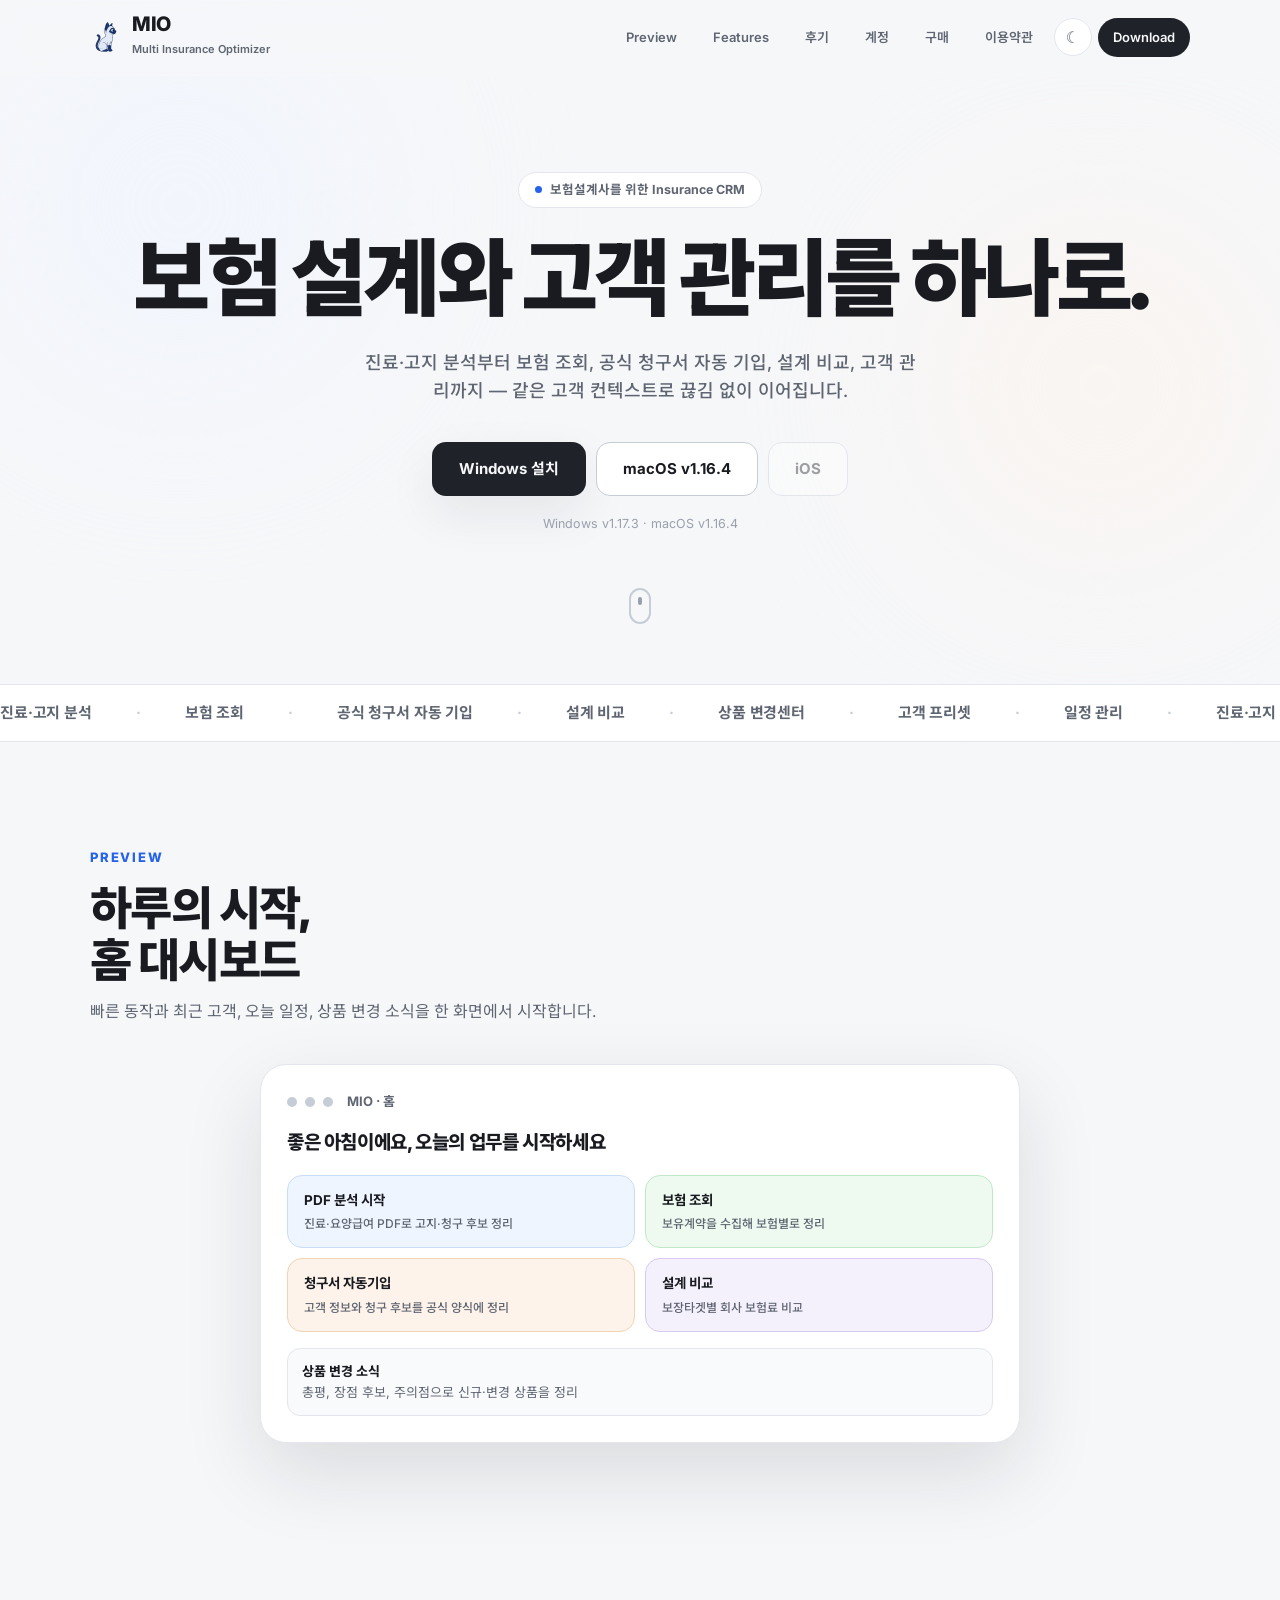
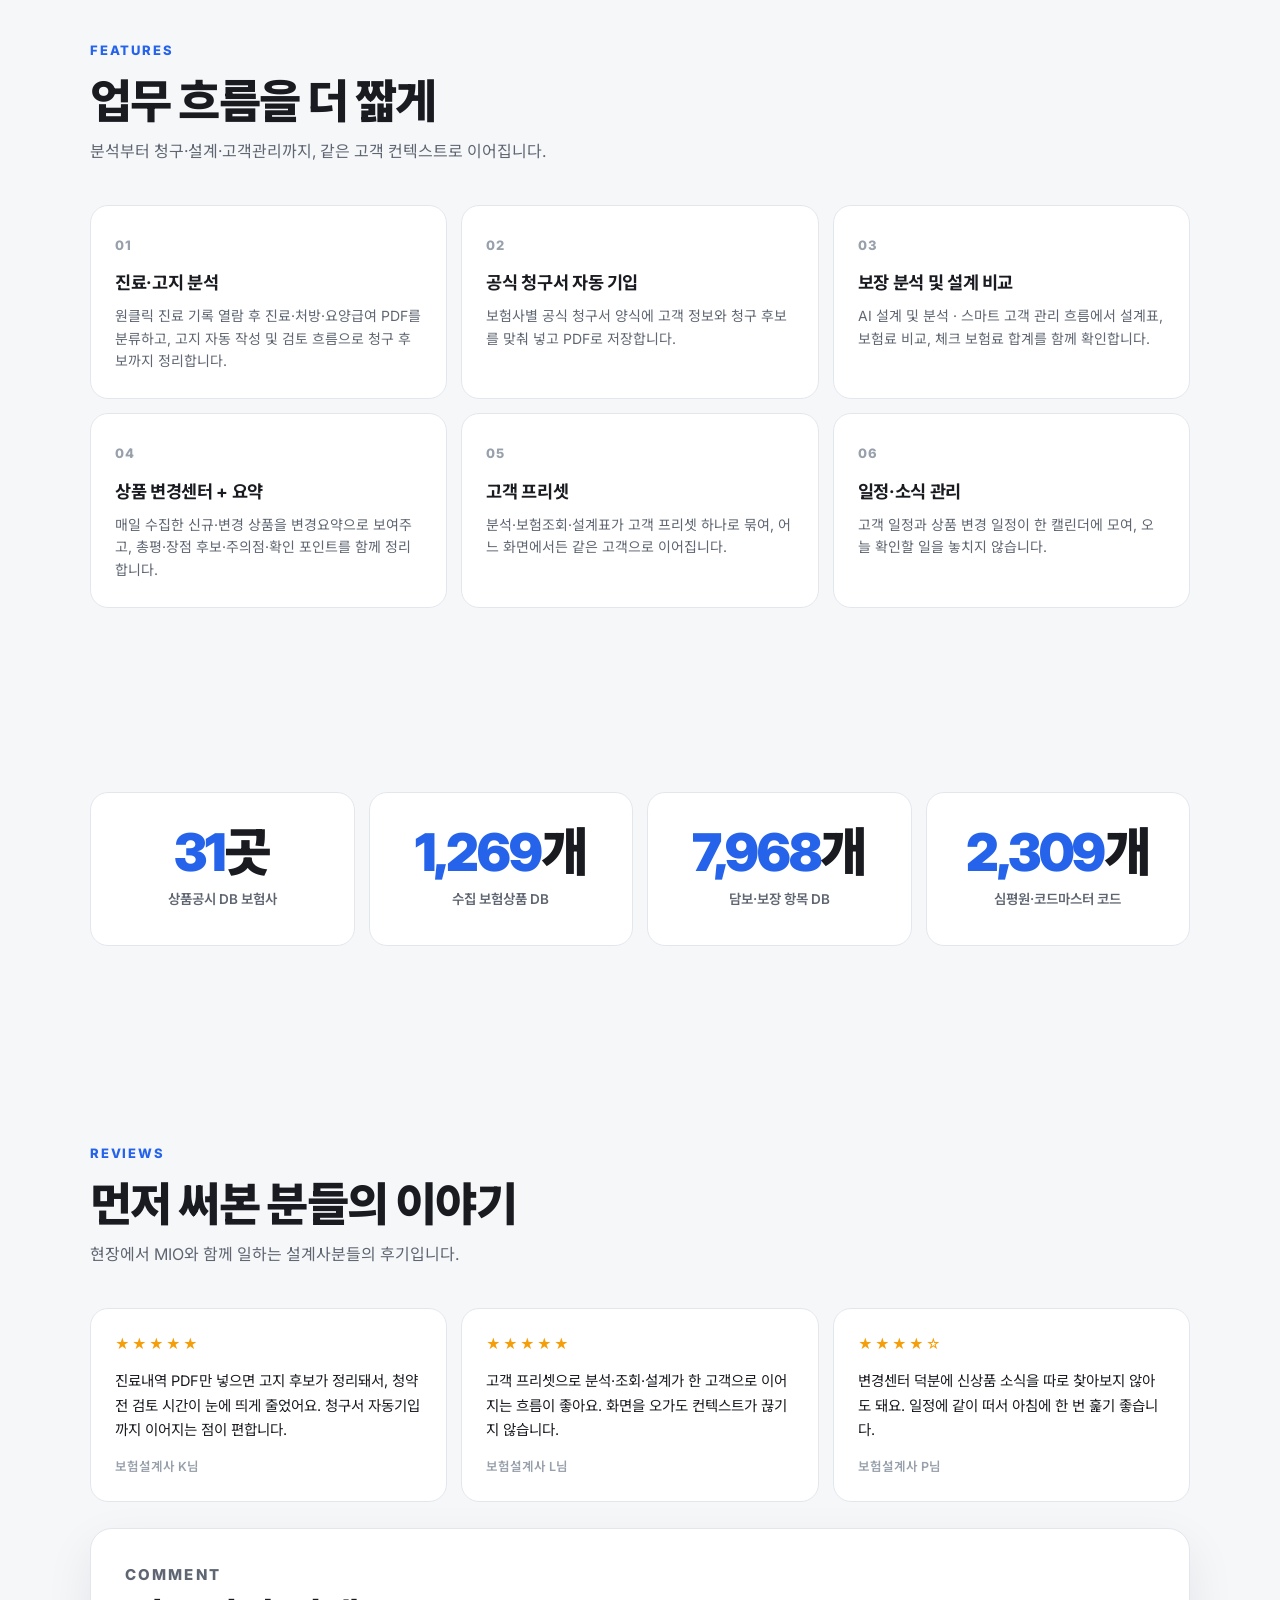
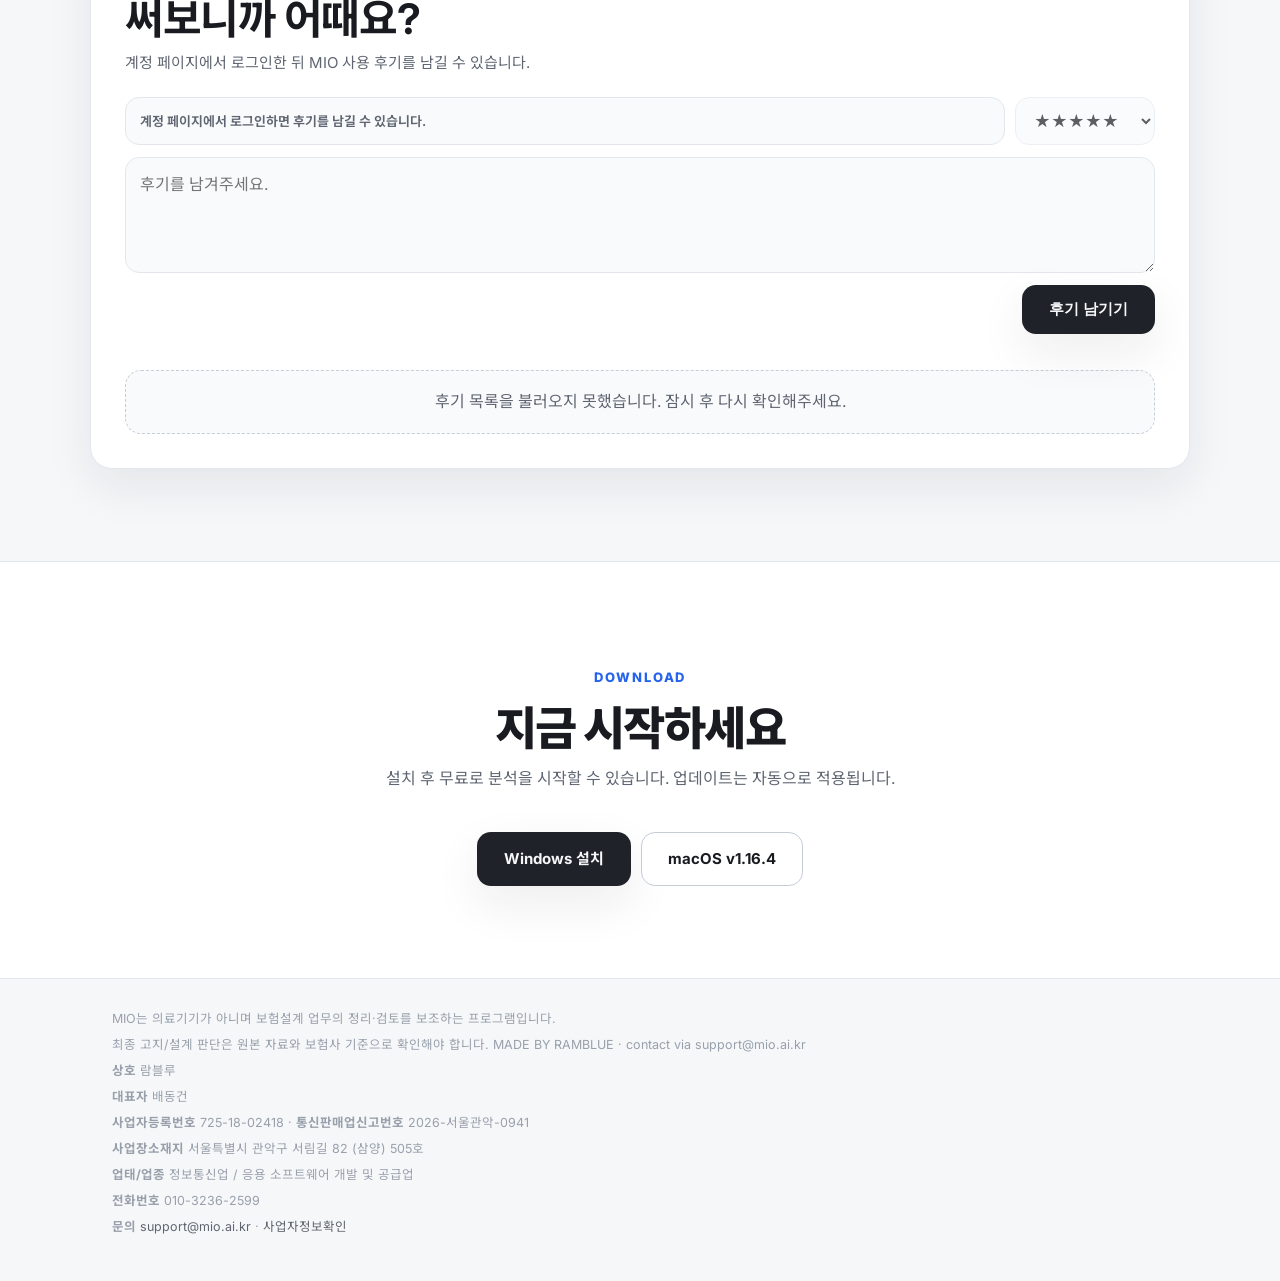
<file: index.html>
<!doctype html>
<html lang="ko">
<head>
  <meta charset="utf-8" />
  <meta name="viewport" content="width=device-width, initial-scale=1" />
  <title>MIO | Insurance CRM</title>
  <meta name="description" content="MIO는 고지 검토, 보험 조회, 공식 청구서 자동 기입, 보험 설계, 보장 비교, 고객 관리를 하나의 흐름으로 연결합니다." />
  <meta name="theme-color" content="#f6f7f9" />
  <link rel="icon" href="assets/mio-cat.png" />
  <link rel="preconnect" href="https://fonts.googleapis.com">
  <link rel="preconnect" href="https://fonts.gstatic.com" crossorigin>
  <link href="https://fonts.googleapis.com/css2?family=Inter:wght@400;500;600;700;800;900&family=Noto+Sans+KR:wght@400;500;600;700;800;900&display=swap" rel="stylesheet">
  <script src="assets/mio-theme.js"></script>
  <style>
    :root {
      color-scheme: light;
      --bg: #f6f7f9;
      --surface: #ffffff;
      --surface2: #f9fafc;
      --line: #e3e7ed;
      --line2: #c6cdd7;
      --ink: #191b20;
      --muted: #5f6672;
      --faint: #98a0ac;
      --accent: #2563eb;
      --accent-soft: #eef4ff;
      --accent-border: #c8dbff;
      --charcoal: #1f2329;
      --charcoal-2: #343a44;
      --hero-warm: #fdf3ea;
      --mini-b1-bg: #eff5fe;
      --mini-b1-line: #c9ddf8;
      --mini-b2-bg: #eefaf0;
      --mini-b2-line: #bfe8c8;
      --mini-b3-bg: #fdf3ea;
      --mini-b3-line: #f3d3b3;
      --mini-b4-bg: #f5f1fc;
      --mini-b4-line: #d8c9f0;
      --shadow: 0 18px 48px rgba(25, 27, 32, .08);
      --shadow-lg: 0 30px 80px rgba(25, 27, 32, .12);
    }
    :root[data-theme="dark"] {
      color-scheme: dark;
      --bg: #141311;
      --surface: #1d1c19;
      --surface2: #232220;
      --line: #383631;
      --line2: #4a473f;
      --ink: #f0eee7;
      --muted: #a6a298;
      --faint: #807c72;
      --accent: #7aa7f9;
      --accent-soft: #1d2b47;
      --accent-border: #2f4a7d;
      --charcoal: #e9e7e0;
      --charcoal-2: #f5f4ef;
      --hero-warm: #36281a;
      --mini-b1-bg: #1e2c45;
      --mini-b1-line: #31518a;
      --mini-b2-bg: #1d3324;
      --mini-b2-line: #2f5c3c;
      --mini-b3-bg: #3a2b1c;
      --mini-b3-line: #6b4a26;
      --mini-b4-bg: #2b2440;
      --mini-b4-line: #483a6e;
      --shadow: 0 18px 48px rgba(0, 0, 0, .42);
      --shadow-lg: 0 30px 80px rgba(0, 0, 0, .5);
    }
    @media (prefers-color-scheme: dark) {
      :root:not([data-theme="light"]) {
        color-scheme: dark;
        --bg: #141311;
        --surface: #1d1c19;
        --surface2: #232220;
        --line: #383631;
        --line2: #4a473f;
        --ink: #f0eee7;
        --muted: #a6a298;
        --faint: #807c72;
        --accent: #7aa7f9;
        --accent-soft: #1d2b47;
        --accent-border: #2f4a7d;
        --charcoal: #e9e7e0;
        --charcoal-2: #f5f4ef;
        --hero-warm: #36281a;
        --mini-b1-bg: #1e2c45;
        --mini-b1-line: #31518a;
        --mini-b2-bg: #1d3324;
        --mini-b2-line: #2f5c3c;
        --mini-b3-bg: #3a2b1c;
        --mini-b3-line: #6b4a26;
        --mini-b4-bg: #2b2440;
        --mini-b4-line: #483a6e;
        --shadow: 0 18px 48px rgba(0, 0, 0, .42);
        --shadow-lg: 0 30px 80px rgba(0, 0, 0, .5);
      }
    }
    * { box-sizing: border-box; }
    html { scroll-behavior: smooth; }
    body {
      margin: 0;
      background: var(--bg);
      color: var(--ink);
      font-family: "Inter", "Noto Sans KR", ui-sans-serif, system-ui, -apple-system, "Segoe UI", sans-serif;
      line-height: 1.6;
      overflow-x: hidden;
    }
    .wrap { max-width: 1100px; margin: 0 auto; padding: 0 22px; }
    a { color: inherit; text-decoration: none; }
    .sr-only { position: absolute; width: 1px; height: 1px; overflow: hidden; clip: rect(0 0 0 0); }

    /* ---------- sticky nav ---------- */
    .nav-shell { position: sticky; top: 0; z-index: 50; backdrop-filter: blur(14px); background: color-mix(in srgb, var(--bg) 82%, transparent); border-bottom: 1px solid transparent; transition: border-color .25s ease; }
    .nav-shell.scrolled { border-color: var(--line); }
    .nav { display: flex; align-items: center; gap: 6px; padding: 14px 0; }
    .brand { display: flex; align-items: center; gap: 10px; margin-right: auto; }
    .brand img { width: 32px; height: 32px; border-radius: 9px; }
    .brand b { font-size: 20px; letter-spacing: -.5px; font-weight: 800; display: block; line-height: 1.05; }
    .brand small { color: var(--muted); font-size: 11px; font-weight: 600; }
    .pill { padding: 8px 14px; border-radius: 999px; font-size: 13px; font-weight: 600; color: var(--muted); border: 1px solid transparent; transition: all .15s ease; }
    .pill:hover { background: var(--surface); color: var(--ink); border-color: var(--line); }
    .pill.cta { background: var(--charcoal); color: var(--bg); }
    .pill.cta:hover { background: var(--charcoal-2); color: var(--bg); border-color: transparent; }
    .theme-toggle {
      display: inline-grid; place-items: center; width: 38px; height: 38px; border-radius: 999px;
      border: 1px solid var(--line); background: var(--surface); color: var(--muted);
      font: inherit; font-size: 16px; line-height: 1; cursor: pointer;
      transition: transform .15s ease, border-color .15s ease, color .15s ease, background .15s ease;
    }
    .theme-toggle:hover { transform: translateY(-1px); border-color: var(--accent); color: var(--accent); }
    .theme-toggle-sun { display: none; }
    .theme-toggle-moon { display: inline; }
    :root[data-theme-resolved="dark"] .theme-toggle-sun { display: inline; }
    :root[data-theme-resolved="dark"] .theme-toggle-moon { display: none; }

    /* ---------- hero ---------- */
    .hero { position: relative; padding: 96px 0 60px; text-align: center; }
    .hero::before, .hero::after {
      content: ""; position: absolute; border-radius: 999px; filter: blur(90px); opacity: .5; pointer-events: none; z-index: -1;
    }
    .hero::before { width: 420px; height: 420px; background: var(--accent-soft); top: -80px; left: -120px; }
    .hero::after { width: 380px; height: 380px; background: var(--hero-warm); right: -100px; top: 120px; }
    .eyebrow {
      display: inline-flex; align-items: center; gap: 8px; padding: 7px 16px; border-radius: 999px;
      background: var(--surface); border: 1px solid var(--line); color: var(--muted); font-size: 12.5px; font-weight: 700;
      margin-bottom: 26px;
    }
    .eyebrow .dot { width: 7px; height: 7px; border-radius: 999px; background: var(--accent); }
    .hero h1 {
      margin: 0; font-size: clamp(44px, 7.6vw, 84px); line-height: 1.06; letter-spacing: -.045em; font-weight: 900;
    }
    .hero h1 .accent { color: var(--accent); }
    .hero .sub { margin: 26px auto 0; max-width: 560px; color: var(--muted); font-size: clamp(15px, 2vw, 18px); font-weight: 500; }
    .cta-row { display: flex; flex-wrap: wrap; gap: 10px; justify-content: center; margin-top: 36px; }
    .btn {
      display: inline-flex; align-items: center; gap: 8px; padding: 14px 26px; border-radius: 14px;
      font-weight: 700; font-size: 15px; border: 1px solid transparent;
      transition: transform .15s ease, background .15s ease, border-color .15s ease, color .15s ease, box-shadow .15s ease;
    }
    .btn:hover { transform: translateY(-2px); }
    .btn:active { transform: translateY(0); }
    .btn.primary { background: var(--charcoal); color: var(--bg); box-shadow: var(--shadow); }
    .btn.primary:hover { background: var(--charcoal-2); }
    .btn.secondary { background: var(--surface); color: var(--ink); border-color: var(--line2); }
    .btn.secondary:hover { border-color: var(--accent); color: var(--accent); }
    .btn.disabled { opacity: .4; pointer-events: none; }
    .version { margin-top: 18px; font-size: 12.5px; color: var(--faint); }
    .version a { color: var(--accent); }
    .scroll-hint { margin: 54px auto 0; width: 22px; height: 36px; border: 2px solid var(--line2); border-radius: 12px; position: relative; }
    .scroll-hint::after { content: ""; position: absolute; left: 50%; top: 7px; width: 4px; height: 8px; margin-left: -2px; border-radius: 4px; background: var(--faint); animation: scrollnudge 1.8s ease-in-out infinite; }
    @keyframes scrollnudge { 0%, 100% { transform: translateY(0); opacity: 1; } 60% { transform: translateY(10px); opacity: .2; } }

    /* ---------- marquee ---------- */
    .marquee { border-block: 1px solid var(--line); padding: 16px 0; overflow: hidden; background: var(--surface); }
    .marquee-track { display: flex; gap: 44px; width: max-content; animation: marquee 26s linear infinite; }
    .marquee span { font-size: 15px; font-weight: 700; color: var(--muted); white-space: nowrap; letter-spacing: -.01em; }
    .marquee span::after { content: "·"; margin-left: 44px; color: var(--line2); }
    @keyframes marquee { to { transform: translateX(-50%); } }

    /* ---------- preview ---------- */
    .section { padding: 92px 0; }
    .kicker { font-size: 13px; font-weight: 800; color: var(--accent); letter-spacing: .14em; text-transform: uppercase; margin-bottom: 14px; }
    .section h2 { margin: 0 0 12px; font-size: clamp(30px, 4.4vw, 46px); letter-spacing: -.035em; line-height: 1.14; font-weight: 850; }
    .section .lede { margin: 0 0 40px; color: var(--muted); font-size: 16px; max-width: 600px; }
    .preview-card {
      background: var(--surface); border: 1px solid var(--line); border-radius: 26px;
      box-shadow: var(--shadow-lg); padding: 26px; display: grid; gap: 16px;
      max-width: 760px; margin: 0 auto;
      transition: transform .4s cubic-bezier(.2,.8,.2,1);
    }
    .preview-card:hover { transform: translateY(-6px) rotate(-.3deg); }
    .preview-head { display: flex; align-items: center; gap: 8px; }
    .preview-head .dot { width: 10px; height: 10px; border-radius: 999px; background: var(--line2); }
    .preview-head .title { margin-left: 6px; font-size: 13px; font-weight: 700; color: var(--muted); }
    .preview-greeting { font-size: 19px; font-weight: 800; letter-spacing: -.02em; }
    .preview-grid { display: grid; grid-template-columns: 1fr 1fr; gap: 10px; }
    @media (max-width: 620px) { .preview-grid { grid-template-columns: 1fr; } }
    .mini-card { border-radius: 15px; border: 1px solid var(--line); padding: 14px 16px; font-size: 13.5px; font-weight: 700; background: var(--surface2); }
    .mini-card span { display: block; margin-top: 3px; font-size: 12px; font-weight: 500; color: var(--muted); }
    .mini-card.b1 { background: var(--mini-b1-bg); border-color: var(--mini-b1-line); }
    .mini-card.b2 { background: var(--mini-b2-bg); border-color: var(--mini-b2-line); }
    .mini-card.b3 { background: var(--mini-b3-bg); border-color: var(--mini-b3-line); }
    .mini-card.b4 { background: var(--mini-b4-bg); border-color: var(--mini-b4-line); }
    .preview-news { border-radius: 13px; border: 1px solid var(--line); background: var(--surface2); padding: 12px 14px; font-size: 13px; color: var(--muted); }
    .preview-news b { color: var(--ink); font-weight: 750; }

    /* ---------- features ---------- */
    .grid { display: grid; grid-template-columns: repeat(3, 1fr); gap: 14px; }
    @media (max-width: 880px) { .grid { grid-template-columns: 1fr; } }
    .card {
      background: var(--surface); border: 1px solid var(--line); border-radius: 18px; padding: 26px 24px;
      transition: border-color .2s ease, transform .25s ease, box-shadow .25s ease;
    }
    .card:hover { border-color: var(--accent-border); transform: translateY(-5px); box-shadow: var(--shadow); }
    .card .num { font-size: 13px; font-weight: 800; color: var(--faint); letter-spacing: .08em; }
    .card h3 { margin: 12px 0 8px; font-size: 17.5px; letter-spacing: -.02em; }
    .card p { margin: 0; color: var(--muted); font-size: 14px; }

    /* ---------- stats ---------- */
    .stats { display: grid; grid-template-columns: repeat(auto-fit, minmax(180px, 1fr)); gap: 14px; text-align: center; }
    @media (max-width: 720px) { .stats { grid-template-columns: 1fr; } }
    .stat { background: var(--surface); border: 1px solid var(--line); border-radius: 18px; padding: 34px 20px; }
    .stat b { display: block; font-size: clamp(36px, 5vw, 52px); font-weight: 900; letter-spacing: -.04em; line-height: 1; }
    .stat b em { font-style: normal; color: var(--accent); }
    .stat span { display: block; margin-top: 10px; color: var(--muted); font-size: 13.5px; font-weight: 600; }

    /* ---------- reviews ---------- */
    .reviews { display: grid; grid-template-columns: repeat(3, 1fr); gap: 14px; }
    @media (max-width: 880px) { .reviews { grid-template-columns: 1fr; } }
    .review {
      background: var(--surface); border: 1px solid var(--line); border-radius: 18px; padding: 24px;
      display: flex; flex-direction: column; gap: 14px;
      transition: transform .25s ease, border-color .2s ease;
    }
    .review:hover { transform: translateY(-4px); border-color: var(--accent-border); }
    .review .stars { color: #f59e0b; font-size: 14px; letter-spacing: 2px; }
    .review p { margin: 0; font-size: 14.5px; line-height: 1.7; }
    .review > .who { margin-top: auto; color: var(--faint); font-size: 12.5px; font-weight: 600; }
    .review .meta { margin-top: auto; display: flex; align-items: center; justify-content: space-between; gap: 10px; color: var(--faint); font-size: 12.5px; font-weight: 600; }
    .review .who { min-width: 0; overflow: hidden; text-overflow: ellipsis; white-space: nowrap; }
    .review-delete {
      border: 1px solid var(--line);
      background: var(--surface2);
      color: var(--muted);
      border-radius: 999px;
      padding: 5px 9px;
      font: inherit;
      font-size: 12px;
      font-weight: 750;
      cursor: pointer;
      transition: border-color .15s ease, color .15s ease, background .15s ease;
    }
    .review-delete:hover { border-color: var(--accent); color: var(--accent); background: var(--surface); }
    .review-cta {
      margin-top: 26px; display: flex; flex-wrap: wrap; gap: 10px; align-items: center; justify-content: center;
      background: var(--accent-soft); border: 1px solid var(--accent-border); border-radius: 18px; padding: 26px;
      text-align: center;
    }
    .review-cta p { width: 100%; margin: 0 0 4px; font-weight: 700; font-size: 15.5px; }
    .review-cta small { width: 100%; color: var(--muted); margin-bottom: 10px; }
    .review-board {
      margin-top: 26px;
      background: var(--surface);
      border: 1px solid var(--line);
      border-radius: 22px;
      padding: clamp(22px, 4vw, 34px);
      box-shadow: var(--shadow);
    }
    .review-board-head {
      display: grid;
      gap: 8px;
      max-width: 680px;
    }
    .review-board-head h3 {
      margin: 0;
      font-size: clamp(26px, 4vw, 42px);
      line-height: 1.15;
      letter-spacing: -.03em;
    }
    .review-board-head p {
      margin: 0;
      color: var(--muted);
      font-size: 15px;
    }
    .review-form {
      margin-top: 22px;
      display: grid;
      gap: 12px;
    }
    .review-form-grid {
      display: grid;
      grid-template-columns: minmax(0, 1fr) 140px;
      gap: 10px;
    }
    @media (max-width: 620px) { .review-form-grid { grid-template-columns: 1fr; } }
    .review-form input,
    .review-form select,
    .review-form textarea {
      width: 100%;
      border: 1px solid var(--line);
      border-radius: 14px;
      background: var(--surface2);
      color: var(--ink);
      font: inherit;
      outline: none;
      transition: border-color .2s ease, box-shadow .2s ease, background-color .2s ease;
    }
    .review-form input,
    .review-form select { height: 48px; padding: 0 14px; }
    .review-login-note {
      min-height: 48px;
      margin: 0;
      display: flex;
      align-items: center;
      border: 1px solid var(--line);
      border-radius: 14px;
      background: var(--surface2);
      color: var(--muted);
      padding: 0 14px;
      font-size: 13px;
      font-weight: 650;
    }
    .review-form textarea {
      min-height: 116px;
      padding: 14px;
      resize: vertical;
    }
    .review-form input:focus,
    .review-form select:focus,
    .review-form textarea:focus {
      border-color: var(--accent);
      box-shadow: 0 0 0 4px color-mix(in srgb, var(--accent) 16%, transparent);
      background: var(--surface);
    }
    .review-form-actions {
      display: flex;
      align-items: center;
      justify-content: space-between;
      gap: 12px;
      flex-wrap: wrap;
    }
    .review-status {
      min-height: 20px;
      margin: 0;
      color: var(--muted);
      font-size: 13px;
      font-weight: 650;
    }
    .public-review-list { margin-top: 18px; }
    .review-empty {
      margin: 18px 0 0;
      border: 1px dashed var(--line2);
      border-radius: 16px;
      padding: 18px;
      color: var(--muted);
      text-align: center;
      background: var(--surface2);
    }

    /* ---------- download ---------- */
    .download { text-align: center; background: var(--surface); border-block: 1px solid var(--line); }

    footer { padding: 30px 0 44px; }
    .foot { display: grid; gap: 6px; color: var(--faint); font-size: 12.5px; }
    .foot a { color: var(--muted); }
    .foot a:hover { color: var(--accent); }

    /* ---------- scroll reveal ---------- */
    .reveal { opacity: 0; transform: translateY(26px); transition: opacity .7s cubic-bezier(.2,.7,.2,1), transform .7s cubic-bezier(.2,.7,.2,1); transition-delay: var(--d, 0s); }
    .reveal.shown { opacity: 1; transform: none; }
    @media (prefers-reduced-motion: reduce) {
      .reveal { opacity: 1; transform: none; transition: none; }
      .marquee-track { animation: none; }
      .scroll-hint::after { animation: none; }
      html { scroll-behavior: auto; }
    }
  </style>
</head>
<body>
  <div class="nav-shell" id="navShell">
    <nav class="nav wrap" aria-label="주요 메뉴">
      <div class="brand">
        <img src="assets/mio-cat.png" alt="MIO 아이콘" />
        <div><b>MIO</b><small>Multi Insurance Optimizer</small></div>
      </div>
      <a class="pill" href="#preview">Preview</a>
      <a class="pill" href="#features">Features</a>
      <a class="pill" href="#reviews">후기</a>
      <a class="pill" href="account/">계정</a>
      <a class="pill" href="purchase/">구매</a>
      <a class="pill" href="terms/">이용약관</a>
      <button class="theme-toggle" type="button" data-theme-toggle aria-label="테마 전환" title="테마 전환"><span class="theme-toggle-sun" aria-hidden="true">☀</span><span class="theme-toggle-moon" aria-hidden="true">☾</span></button>
      <a class="pill cta" href="#download">Download</a>
    </nav>
  </div>

  <header class="hero wrap">
    <div class="eyebrow reveal"><span class="dot"></span>보험설계사를 위한 Insurance CRM</div>
    <h1 class="reveal" style="--d:.08s">보험 설계와 고객 관리를 하나로.</h1>
    <p class="sub reveal" style="--d:.16s">진료·고지 분석부터 보험 조회, 공식 청구서 자동 기입, 설계 비교, 고객 관리까지 —
      같은 고객 컨텍스트로 끊김 없이 이어집니다.</p>
    <div class="cta-row reveal" style="--d:.24s" aria-label="설치 버튼">
      <a id="winDownload" data-download-platform="windows" data-version="1.17.3" class="btn primary" href="https://github.com/donggeonbae/multi-insurance-optimizer-updates/releases/download/v1.17.3/MIO_Setup_v1.17.3.exe">Windows 설치</a>
      <a id="macDownload" data-download-platform="macos" data-version="1.16.4" class="btn secondary" href="https://github.com/donggeonbae/multi-insurance-optimizer-updates/releases/download/v1.16.4/MIO_macOS_Setup_v1.16.4.pkg">macOS v1.16.4</a>
      <a id="iosDownload" class="btn secondary disabled" href="#" aria-disabled="true" aria-label="iOS 앱 준비중" title="iOS 앱은 준비 중입니다">iOS<span class="sr-only">iOS 앱 준비중</span></a>
    </div>
    <p class="version reveal" style="--d:.3s" id="versionLabel">Windows v1.17.3 · macOS v1.16.4</p>
    <div class="scroll-hint reveal" style="--d:.4s" aria-hidden="true"></div>
  </header>

  <div class="marquee" aria-hidden="true">
    <div class="marquee-track" id="marqueeTrack">
      <span>진료·고지 분석</span><span>보험 조회</span><span>공식 청구서 자동 기입</span><span>설계 비교</span><span>상품 변경센터</span><span>고객 프리셋</span><span>일정 관리</span>
    </div>
  </div>

  <section class="section wrap" id="preview">
    <p class="kicker reveal">Preview</p>
    <h2 class="reveal" style="--d:.06s">하루의 시작,<br/>홈 대시보드</h2>
    <p class="lede reveal" style="--d:.12s">빠른 동작과 최근 고객, 오늘 일정, 상품 변경 소식을 한 화면에서 시작합니다.</p>
    <div class="preview-card reveal" style="--d:.18s" aria-hidden="true">
      <div class="preview-head">
        <span class="dot"></span><span class="dot"></span><span class="dot"></span>
        <span class="title">MIO · 홈</span>
      </div>
      <div class="preview-greeting">좋은 아침이에요, 오늘의 업무를 시작하세요</div>
      <div class="preview-grid">
        <div class="mini-card b1">PDF 분석 시작<span>진료·요양급여 PDF로 고지·청구 후보 정리</span></div>
        <div class="mini-card b2">보험 조회<span>보유계약을 수집해 보험별로 정리</span></div>
        <div class="mini-card b3">청구서 자동기입<span>고객 정보와 청구 후보를 공식 양식에 정리</span></div>
        <div class="mini-card b4">설계 비교<span>보장타겟별 회사 보험료 비교</span></div>
      </div>
      <div class="preview-news"><b>상품 변경 소식</b><br/>총평, 장점 후보, 주의점으로 신규·변경 상품을 정리</div>
    </div>
  </section>

  <section class="section wrap" id="features">
    <p class="kicker reveal">Features</p>
    <h2 class="reveal" style="--d:.06s">업무 흐름을 더 짧게</h2>
    <p class="lede reveal" style="--d:.12s">분석부터 청구·설계·고객관리까지, 같은 고객 컨텍스트로 이어집니다.</p>
    <div class="grid">
      <article class="card reveal">
        <span class="num">01</span>
        <h3>진료·고지 분석</h3>
        <p>원클릭 진료 기록 열람 후 진료·처방·요양급여 PDF를 분류하고, 고지 자동 작성 및 검토 흐름으로 청구 후보까지 정리합니다.</p>
      </article>
      <article class="card reveal" style="--d:.08s">
        <span class="num">02</span>
        <h3>공식 청구서 자동 기입</h3>
        <p>보험사별 공식 청구서 양식에 고객 정보와 청구 후보를 맞춰 넣고 PDF로 저장합니다.</p>
      </article>
      <article class="card reveal" style="--d:.16s">
        <span class="num">03</span>
        <h3>보장 분석 및 설계 비교</h3>
        <p>AI 설계 및 분석 · 스마트 고객 관리 흐름에서 설계표, 보험료 비교, 체크 보험료 합계를 함께 확인합니다.</p>
      </article>
      <article class="card reveal">
        <span class="num">04</span>
        <h3>상품 변경센터 + 요약</h3>
        <p>매일 수집한 신규·변경 상품을 변경요약으로 보여주고, 총평·장점 후보·주의점·확인 포인트를 함께 정리합니다.</p>
      </article>
      <article class="card reveal" style="--d:.08s">
        <span class="num">05</span>
        <h3>고객 프리셋</h3>
        <p>분석·보험조회·설계표가 고객 프리셋 하나로 묶여, 어느 화면에서든 같은 고객으로 이어집니다.</p>
      </article>
      <article class="card reveal" style="--d:.16s">
        <span class="num">06</span>
        <h3>일정·소식 관리</h3>
        <p>고객 일정과 상품 변경 일정이 한 캘린더에 모여, 오늘 확인할 일을 놓치지 않습니다.</p>
      </article>
    </div>
  </section>

  <section class="section wrap">
    <div class="stats">
      <div class="stat reveal"><b><em data-count="32">0</em>곳</b><span>상품공시 DB 보험사</span></div>
      <div class="stat reveal" style="--d:.08s">
        <b><em data-count="1315">0</em>개</b>
        <span>수집 보험상품 DB</span>
      </div>
      <div class="stat reveal" style="--d:.16s">
        <b><em data-count="8255">0</em>개</b>
        <span>담보·보장 항목 DB</span>
      </div>
      <div class="stat reveal" style="--d:.24s">
        <b><em data-count="2392">0</em>개</b>
        <span>심평원·코드마스터 코드</span>
      </div>
    </div>
  </section>

  <section class="section wrap" id="reviews">
    <p class="kicker reveal">Reviews</p>
    <h2 class="reveal" style="--d:.06s">먼저 써본 분들의 이야기</h2>
    <p class="lede reveal" style="--d:.12s">현장에서 MIO와 함께 일하는 설계사분들의 후기입니다.</p>
    <div class="reviews">
      <article class="review reveal">
        <div class="stars" aria-label="별점 5점">★★★★★</div>
        <p>진료내역 PDF만 넣으면 고지 후보가 정리돼서, 청약 전 검토 시간이 눈에 띄게 줄었어요. 청구서 자동기입까지 이어지는 점이 편합니다.</p>
        <div class="who">보험설계사 K님</div>
      </article>
      <article class="review reveal" style="--d:.08s">
        <div class="stars" aria-label="별점 5점">★★★★★</div>
        <p>고객 프리셋으로 분석·조회·설계가 한 고객으로 이어지는 흐름이 좋아요. 화면을 오가도 컨텍스트가 끊기지 않습니다.</p>
        <div class="who">보험설계사 L님</div>
      </article>
      <article class="review reveal" style="--d:.16s">
        <div class="stars" aria-label="별점 4점">★★★★☆</div>
        <p>변경센터 덕분에 신상품 소식을 따로 찾아보지 않아도 돼요. 일정에 같이 떠서 아침에 한 번 훑기 좋습니다.</p>
        <div class="who">보험설계사 P님</div>
      </article>
    </div>
    <div class="review-board reveal" style="--d:.1s">
      <div class="review-board-head">
        <p class="kicker">Comment</p>
        <h3>써보니까 어때요?</h3>
        <p>계정 페이지에서 로그인한 뒤 MIO 사용 후기를 남길 수 있습니다.</p>
      </div>
      <form class="review-form" id="homepageReviewForm">
        <div class="review-form-grid">
          <p class="review-login-note" id="homepageReviewLoginNote">로그인 상태를 확인하는 중입니다.</p>
          <select id="homepageReviewRating" name="rating" aria-label="별점">
            <option value="5">★★★★★</option>
            <option value="4">★★★★☆</option>
            <option value="3">★★★☆☆</option>
            <option value="2">★★☆☆☆</option>
            <option value="1">★☆☆☆☆</option>
          </select>
        </div>
        <textarea id="homepageReviewBody" name="body" maxlength="500" required placeholder="후기를 남겨주세요."></textarea>
        <div class="review-form-actions">
          <p class="review-status" id="homepageReviewStatus" role="status" aria-live="polite"></p>
          <button class="btn primary" type="submit">후기 남기기</button>
        </div>
      </form>
      <div class="reviews public-review-list" id="publicReviewList" aria-live="polite"></div>
      <p class="review-empty" id="publicReviewEmpty" hidden>아직 공개 후기가 없습니다. 첫 후기를 남겨주세요.</p>
    </div>
  </section>

  <section class="section download" id="download">
    <div class="wrap">
      <p class="kicker reveal">Download</p>
      <h2 class="reveal" style="--d:.06s">지금 시작하세요</h2>
      <p class="lede reveal" style="--d:.12s; margin-left:auto; margin-right:auto;">설치 후 무료로 분석을 시작할 수 있습니다. 업데이트는 자동으로 적용됩니다.</p>
      <div class="cta-row reveal" style="--d:.18s">
        <a data-download-platform="windows" data-version="1.17.3" class="btn primary" href="https://github.com/donggeonbae/multi-insurance-optimizer-updates/releases/download/v1.17.3/MIO_Setup_v1.17.3.exe">Windows 설치</a>
        <a data-download-platform="macos" data-version="1.16.4" class="btn secondary" href="https://github.com/donggeonbae/multi-insurance-optimizer-updates/releases/download/v1.16.4/MIO_macOS_Setup_v1.16.4.pkg">macOS v1.16.4</a>
      </div>
    </div>
  </section>

  <footer>
    <div class="wrap foot">
      <span>MIO는 의료기기가 아니며 보험설계 업무의 정리·검토를 보조하는 프로그램입니다.</span>
      <span>최종 고지/설계 판단은 원본 자료와 보험사 기준으로 확인해야 합니다. MADE BY RAMBLUE · contact via support@mio.ai.kr</span>
      <span><strong>상호</strong> 람블루</span>
      <span><strong>대표자</strong> 배동건</span>
      <span><strong>사업자등록번호</strong> 725-18-02418 · <strong>통신판매업신고번호</strong> 2026-서울관악-0941</span>
      <span><strong>사업장소재지</strong> 서울특별시 관악구 서림길 82 (삼양) 505호</span>
      <span><strong>업태/업종</strong> 정보통신업 / 응용 소프트웨어 개발 및 공급업</span>
      <span><strong>전화번호</strong> 010-3236-2599</span>
      <span><strong>문의</strong> <a href="mailto:support@mio.ai.kr">support@mio.ai.kr</a> · <a href="https://www.ftc.go.kr/bizCommPop.do?wrkr_no=7251802418" target="_blank" rel="noopener">사업자정보확인</a></span>
    </div>
  </footer>

  <script>
    // sticky nav border on scroll
    const navShell = document.getElementById("navShell");
    addEventListener("scroll", () => navShell.classList.toggle("scrolled", scrollY > 8), { passive: true });

    // duplicate marquee content for a seamless loop
    const track = document.getElementById("marqueeTrack");
    const marqueeSeed = track.innerHTML;
    while (track.scrollWidth < window.innerWidth * 3) track.innerHTML += marqueeSeed;
    track.innerHTML += track.innerHTML;

    // reveal on scroll
    const io = new IntersectionObserver((entries) => {
      for (const entry of entries) {
        if (entry.isIntersecting) { entry.target.classList.add("shown"); io.unobserve(entry.target); }
      }
    }, { threshold: 0.12 });
    document.querySelectorAll(".reveal").forEach((el) => io.observe(el));

    // count-up stats
    const counterIo = new IntersectionObserver((entries) => {
      for (const entry of entries) {
        if (!entry.isIntersecting) continue;
        counterIo.unobserve(entry.target);
        const el = entry.target;
        const target = Number(el.dataset.count || "0");
        const t0 = performance.now();
        const dur = 900;
        const tick = (t) => {
          const k = Math.min(1, (t - t0) / dur);
          el.textContent = Math.round(target * (1 - Math.pow(1 - k, 3))).toLocaleString("ko-KR");
          if (k < 1) requestAnimationFrame(tick);
        };
        requestAnimationFrame(tick);
      }
    }, { threshold: 0.6 });
    document.querySelectorAll("[data-count]").forEach((el) => counterIo.observe(el));

    const HOMEPAGE_REVIEWS_ENDPOINT = "https://osccvepkxhmrfomtfgfj.supabase.co/functions/v1/mio-homepage-reviews";
    const reviewList = document.getElementById("publicReviewList");
    const reviewEmpty = document.getElementById("publicReviewEmpty");
    const reviewStatus = document.getElementById("homepageReviewStatus");
    const reviewForm = document.getElementById("homepageReviewForm");
    const reviewLoginNote = document.getElementById("homepageReviewLoginNote");
    const reviewBodyInput = document.getElementById("homepageReviewBody");
    const reviewRatingInput = document.getElementById("homepageReviewRating");
    const REVIEW_SESSION_KEY = "mio_account_session_v1";

    function loadReviewSession() {
      try { return JSON.parse(localStorage.getItem(REVIEW_SESSION_KEY) || "null"); }
      catch { return null; }
    }

    function reviewAuthHeaders(extra = {}) {
      const session = loadReviewSession();
      return session?.access_token ? { ...extra, Authorization: `Bearer ${session.access_token}` } : extra;
    }

    function updateReviewFormState() {
      const session = loadReviewSession();
      const loggedIn = Boolean(session?.access_token);
      const name = session?.user?.display_name || "";
      reviewLoginNote.textContent = loggedIn
        ? `${name || "로그인 계정"}으로 후기가 등록됩니다.`
        : "계정 페이지에서 로그인하면 후기를 남길 수 있습니다.";
      reviewBodyInput.disabled = !loggedIn;
      reviewRatingInput.disabled = !loggedIn;
      reviewForm.querySelector("button[type='submit']").disabled = !loggedIn;
    }

    function escapeHtml(value) {
      return String(value ?? "")
        .replace(/&/g, "&amp;")
        .replace(/</g, "&lt;")
        .replace(/>/g, "&gt;")
        .replace(/"/g, "&quot;")
        .replace(/'/g, "&#39;");
    }

    function starText(rating) {
      const value = Math.max(1, Math.min(5, Number(rating) || 5));
      return "★".repeat(value) + "☆".repeat(5 - value);
    }

    function reviewCard(review) {
      const deleteButton = review.can_delete
        ? `<button class="review-delete" type="button" data-review-delete="${escapeHtml(review.id)}">삭제</button>`
        : "";
      const adminEmail = review.account_email
        ? `<span class="who">계정 ${escapeHtml(review.account_email)}</span>`
        : "";
      return `
        <article class="review">
          <div class="stars" aria-label="별점 ${Number(review.rating || 5)}점">${starText(review.rating)}</div>
          <p>${escapeHtml(review.body)}</p>
          <div class="meta"><span class="who">${escapeHtml(review.display_name || "MIO 사용자")}</span>${adminEmail}${deleteButton}</div>
        </article>
      `;
    }

    function renderPublicReviews(reviews) {
      const rows = Array.isArray(reviews) ? reviews : [];
      reviewList.innerHTML = rows.map(reviewCard).join("");
      reviewEmpty.hidden = rows.length > 0;
    }

    async function loadPublicReviews() {
      try {
        const res = await fetch(`${HOMEPAGE_REVIEWS_ENDPOINT}?limit=9`, { cache: "no-store", headers: reviewAuthHeaders() });
        if (!res.ok) throw new Error("review endpoint unavailable");
        const data = await res.json();
        renderPublicReviews(data.reviews || []);
      } catch (err) {
        renderPublicReviews([]);
        reviewEmpty.textContent = "후기 목록을 불러오지 못했습니다. 잠시 후 다시 확인해주세요.";
      }
    }

    reviewForm.addEventListener("submit", async (event) => {
      event.preventDefault();
      const submitButton = reviewForm.querySelector("button[type='submit']");
      const session = loadReviewSession();
      if (!session?.access_token) {
        reviewStatus.textContent = "계정 페이지에서 로그인한 뒤 후기를 남길 수 있습니다.";
        updateReviewFormState();
        return;
      }
      const payload = {
        rating: document.getElementById("homepageReviewRating").value,
        body: document.getElementById("homepageReviewBody").value,
      };
      submitButton.disabled = true;
      reviewStatus.textContent = "후기를 저장하는 중입니다.";
      try {
        const res = await fetch(HOMEPAGE_REVIEWS_ENDPOINT, {
          method: "POST",
          headers: reviewAuthHeaders({ "Content-Type": "application/json" }),
          body: JSON.stringify(payload),
        });
        const data = await res.json().catch(() => ({}));
        if (!res.ok || !data.ok) {
          const privacy = Array.isArray(data.warnings) && data.warnings.length ? ` (${data.warnings.join(", ")})` : "";
          throw new Error(data.message || (data.reason === "privacy_warning" ? `민감정보로 보이는 내용은 제거해주세요${privacy}.` : "후기 저장에 실패했습니다."));
        }
        reviewForm.reset();
        reviewStatus.textContent = "후기가 등록되었습니다.";
        updateReviewFormState();
        await loadPublicReviews();
      } catch (err) {
        reviewStatus.textContent = err.message || "후기 저장에 실패했습니다.";
      } finally {
        submitButton.disabled = !loadReviewSession()?.access_token;
      }
    });
    reviewList.addEventListener("click", async (event) => {
      const button = event.target.closest("[data-review-delete]");
      if (!button) return;
      const id = button.getAttribute("data-review-delete");
      if (!id) return;
      button.disabled = true;
      reviewStatus.textContent = "후기를 삭제하는 중입니다.";
      try {
        const res = await fetch(HOMEPAGE_REVIEWS_ENDPOINT, {
          method: "DELETE",
          headers: reviewAuthHeaders({ "Content-Type": "application/json" }),
          body: JSON.stringify({ id }),
        });
        const data = await res.json().catch(() => ({}));
        if (!res.ok || !data.ok) throw new Error(data.message || "후기 삭제에 실패했습니다.");
        reviewStatus.textContent = "후기가 삭제되었습니다.";
        await loadPublicReviews();
      } catch (err) {
        reviewStatus.textContent = err.message || "후기 삭제에 실패했습니다.";
        button.disabled = false;
      }
    });
    updateReviewFormState();
    window.addEventListener("focus", () => {
      updateReviewFormState();
      loadPublicReviews();
    });
    window.addEventListener("storage", (event) => {
      if (event.key === REVIEW_SESSION_KEY) {
        updateReviewFormState();
        loadPublicReviews();
      }
    });
    loadPublicReviews();

    async function hydrateVersion() {
      try {
        const res = await fetch("https://api.github.com/repos/donggeonbae/multi-insurance-optimizer-updates/releases?per_page=30");
        if (!res.ok) throw new Error("releases unavailable");
        const releases = await res.json();
        if (!Array.isArray(releases)) throw new Error("invalid releases");
        const matchers = {
          windows: /^MIO_Setup(?:_v[\d.]+)?\.exe$/i,
          macos: /^MIO_macOS_Setup_v[\d.]+\.(pkg|dmg)$/i,
        };
        const published = releases.filter(release => !release.draft && !release.prerelease)
          .sort((a, b) => Date.parse(b.published_at) - Date.parse(a.published_at));
        for (const [platform, matcher] of Object.entries(matchers)) {
          const findInstaller = release => (release.assets || []).find(asset =>
            asset.state === "uploaded" && asset.size > 0 && matcher.test(asset.name) &&
            String(asset.browser_download_url).startsWith("https://github.com/donggeonbae/multi-insurance-optimizer-updates/releases/download/"));
          const release = published.find(release => findInstaller(release));
          if (!release) continue;
          const asset = findInstaller(release);
          const version = String(release.tag_name).match(/^v?(\d+\.\d+\.\d+)/)?.[1];
          if (!version) continue;
          document.querySelectorAll(`[data-download-platform="${platform}"]`).forEach(link => {
            link.href = asset.browser_download_url;
            link.dataset.version = version;
            if (platform === "macos") link.textContent = `macOS v${version}`;
          });
        }
      } catch (err) {
        // API limits or network failures must not replace the verified pinned installers.
      }
      const windowsVersion = document.getElementById("winDownload").dataset.version;
      const macVersion = document.getElementById("macDownload").dataset.version;
      document.getElementById("versionLabel").textContent = `Windows v${windowsVersion} · macOS v${macVersion}`;
    }
    hydrateVersion();
  </script>
</body>
</html>
</file>
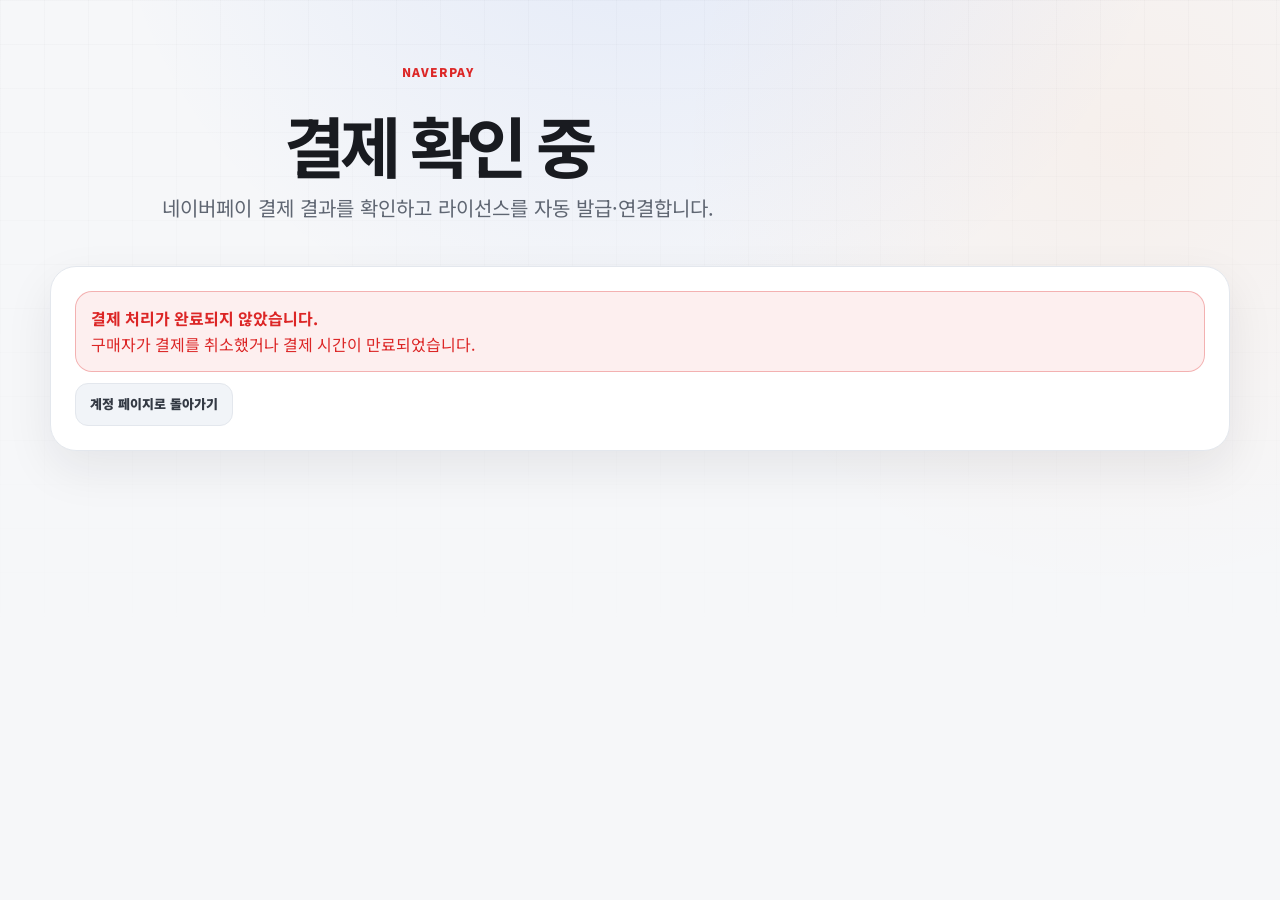
<file: naverpay-return/index.html>
<!doctype html>
<html lang="ko">
<head>
  <meta charset="utf-8" />
  <meta name="viewport" content="width=device-width, initial-scale=1" />
  <title>네이버페이 결제 확인 | MIO</title>
  <meta name="theme-color" content="#070a0f" />
  <link rel="icon" href="../assets/mio-cat.png" />
  <link rel="preconnect" href="https://fonts.googleapis.com">
  <link rel="preconnect" href="https://fonts.gstatic.com" crossorigin>
  <link href="https://fonts.googleapis.com/css2?family=Noto+Sans+KR:wght@400;700;800;900&display=swap" rel="stylesheet">
  <link rel="stylesheet" href="../assets/mio-home.css?v=20260514-naverpay-direct" />
</head>
<body>
  <main class="account-shell wrap">
    <section class="account-hero">
      <span class="eyebrow">NaverPay</span>
      <h1>결제 확인 중</h1>
      <p class="lead">네이버페이 결제 결과를 확인하고 라이선스를 자동 발급·연결합니다.</p>
    </section>
    <section class="panel single-panel">
      <div id="naverpay-result" class="trial-box" aria-live="polite">네이버페이 결제 승인 결과를 확인하고 있습니다...</div>
    </section>
  </main>
  <script src="../assets/mio-naverpay-return.js?v=20260514-naverpay-direct" defer></script>
</body>
</html>
</file>
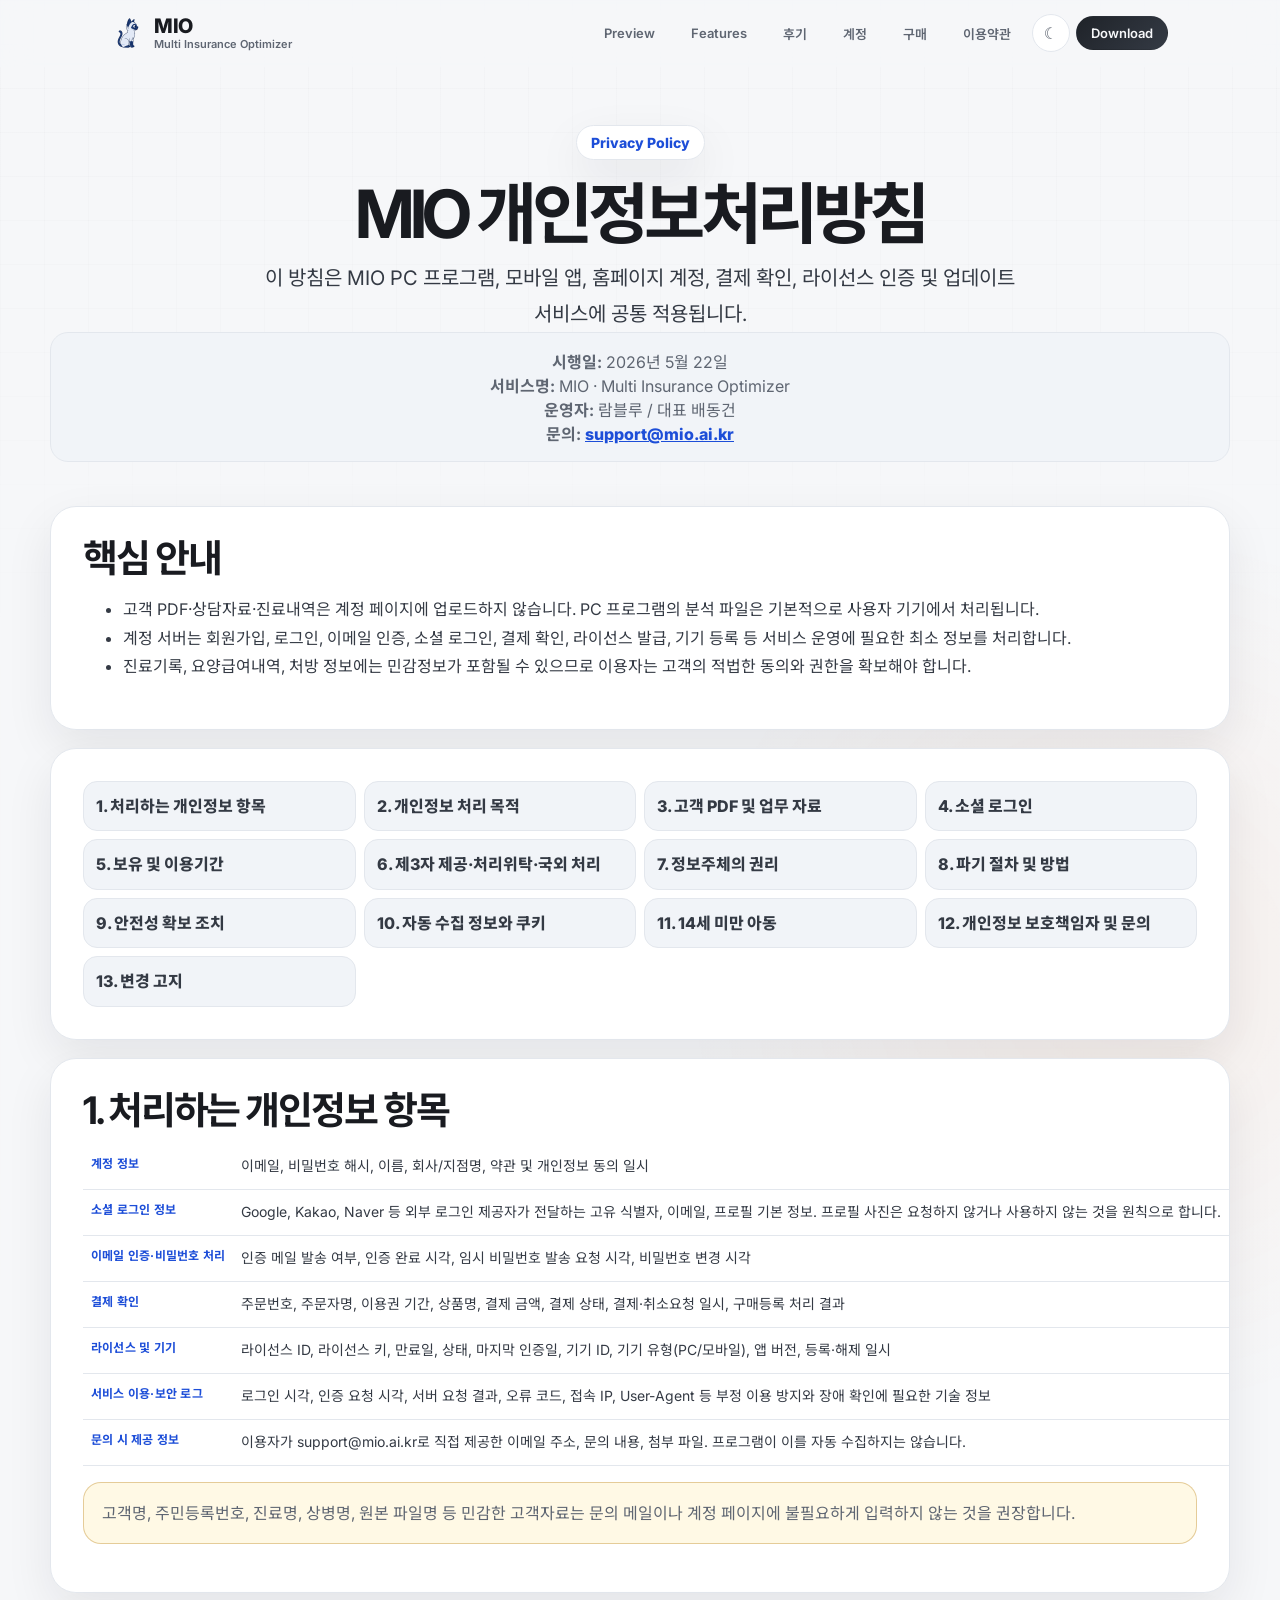
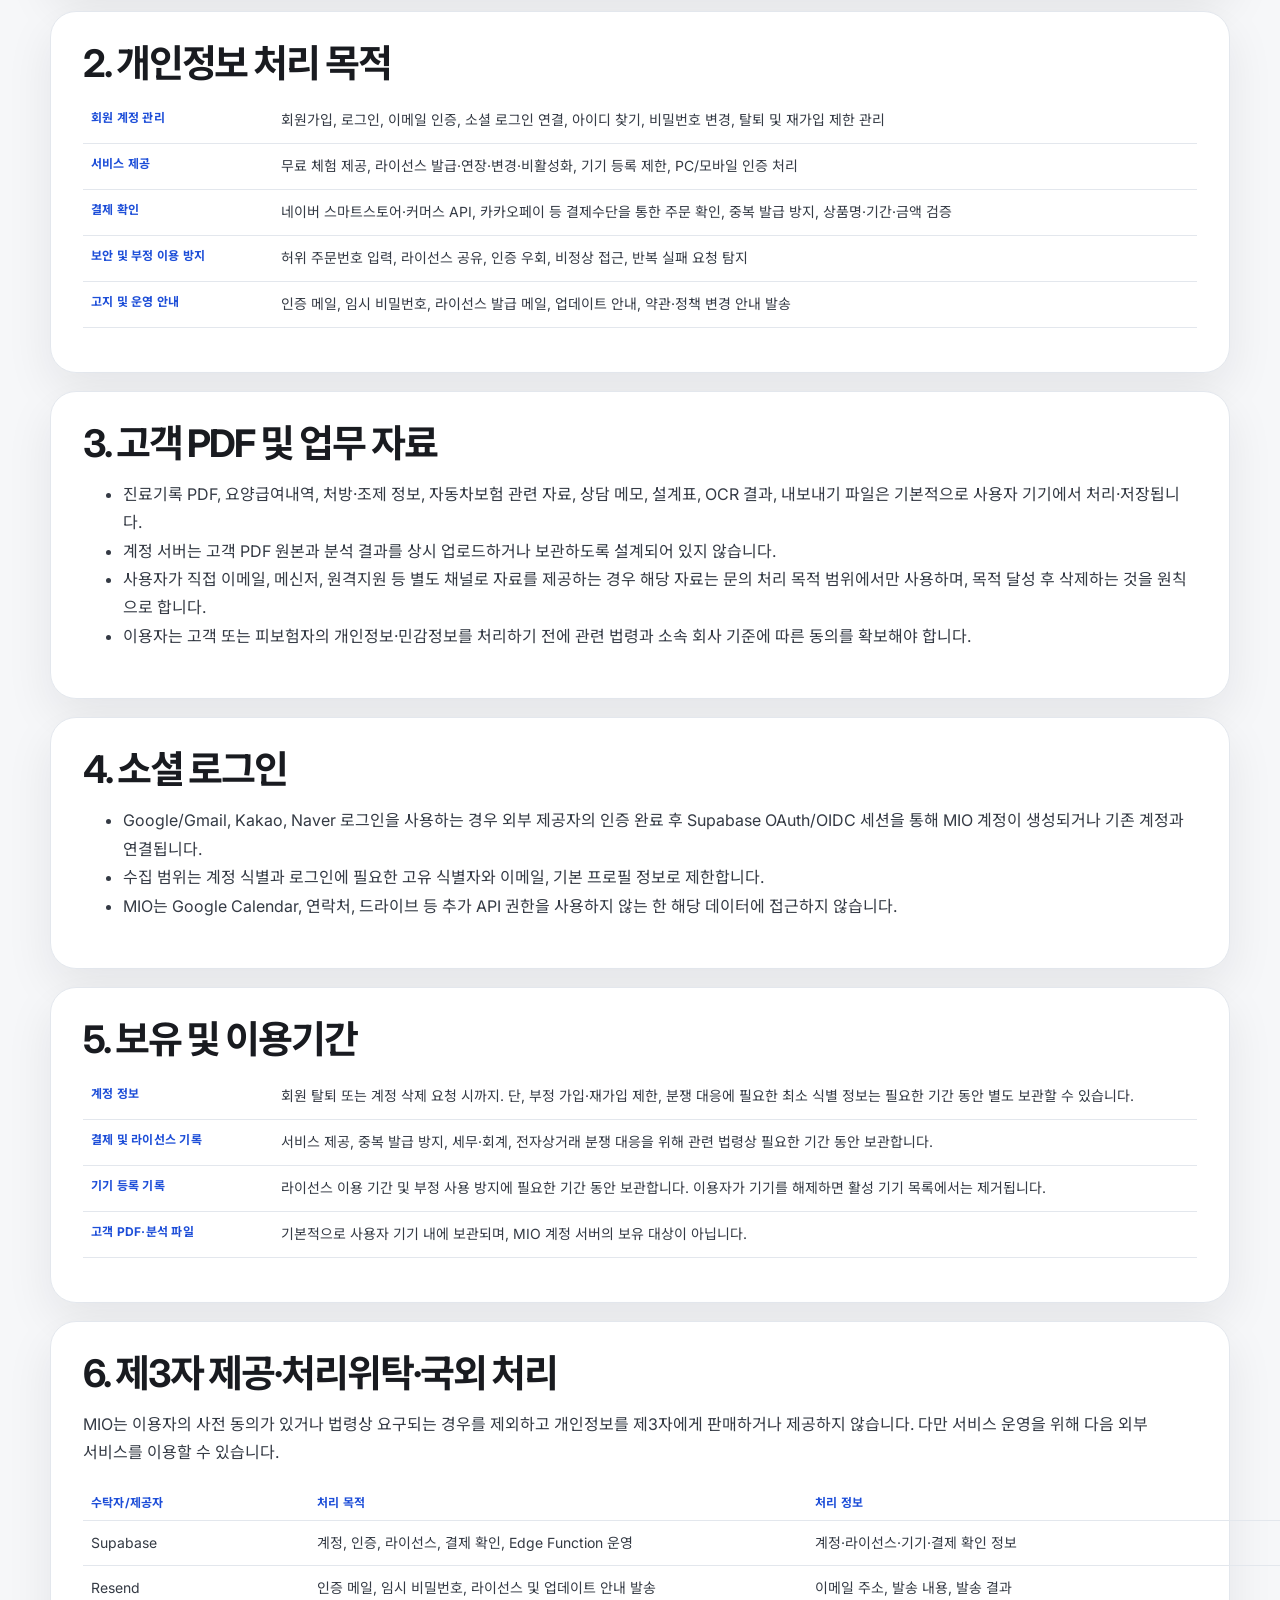
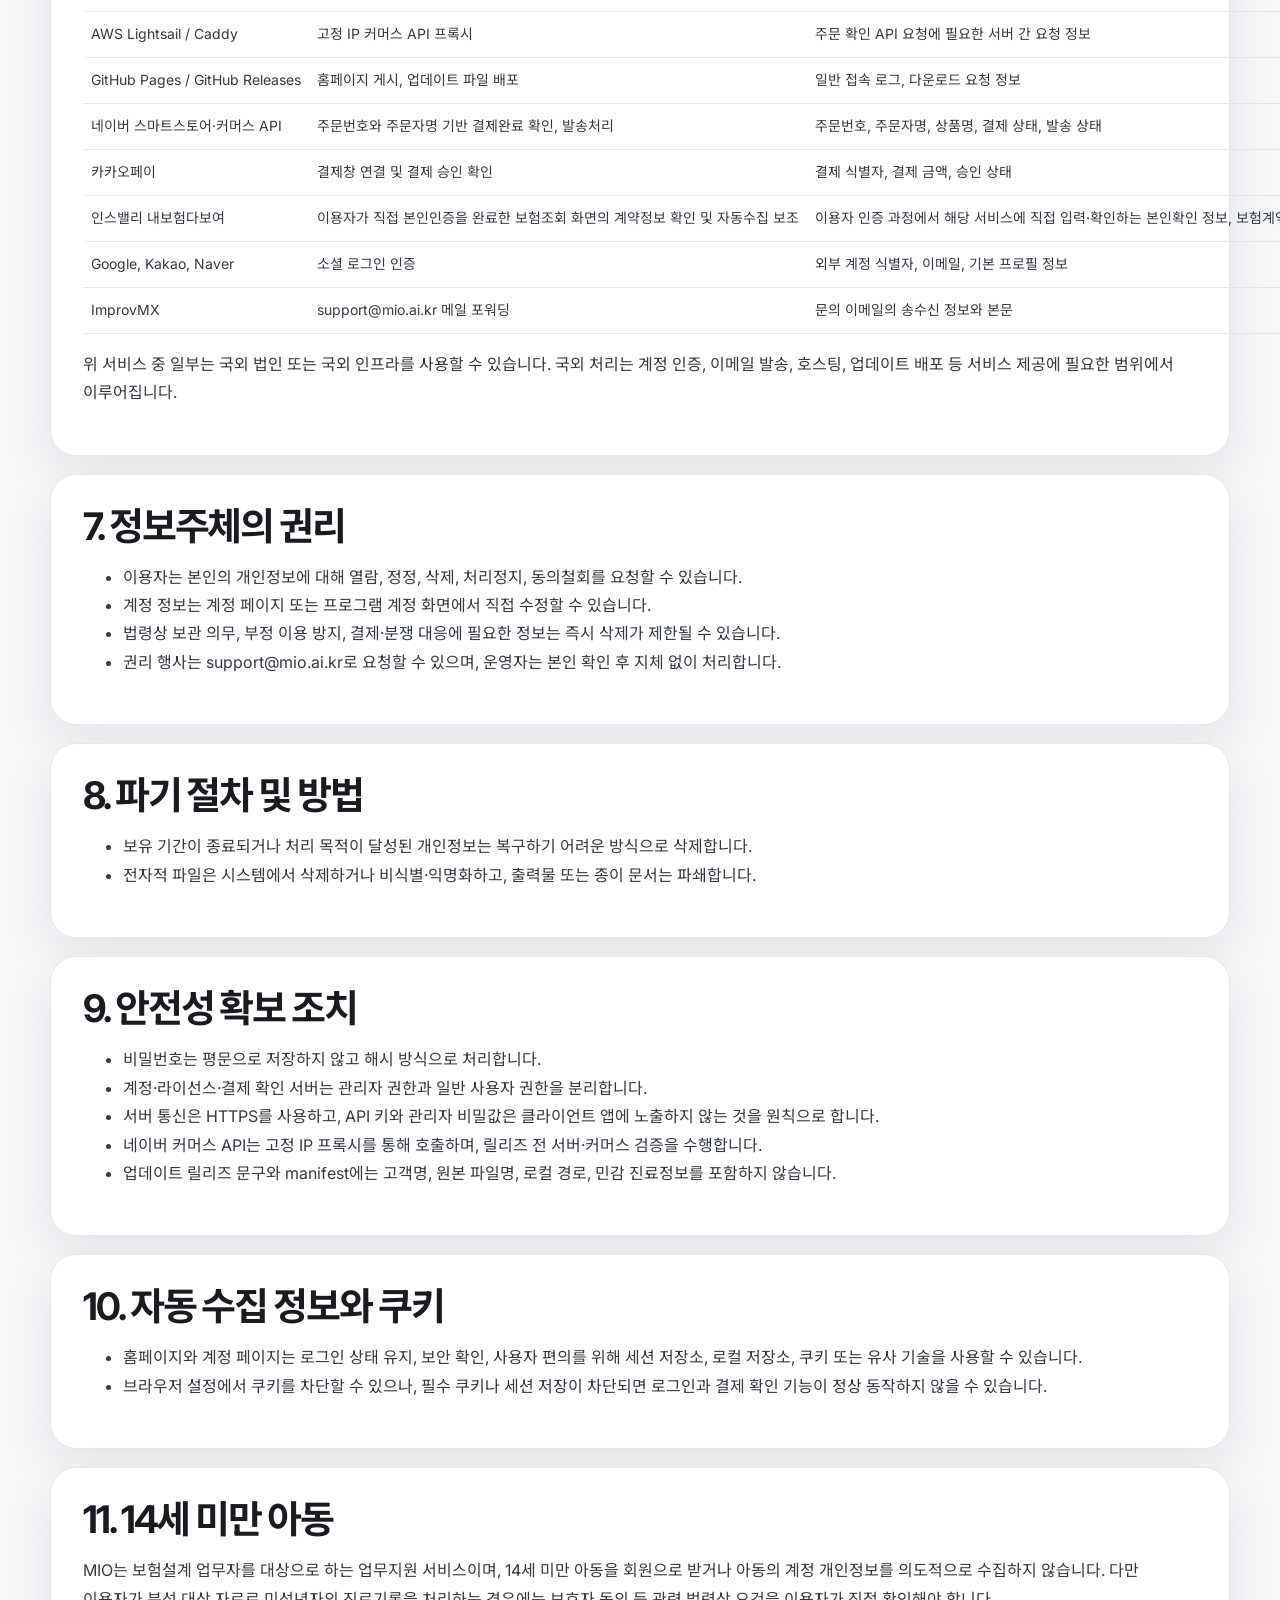
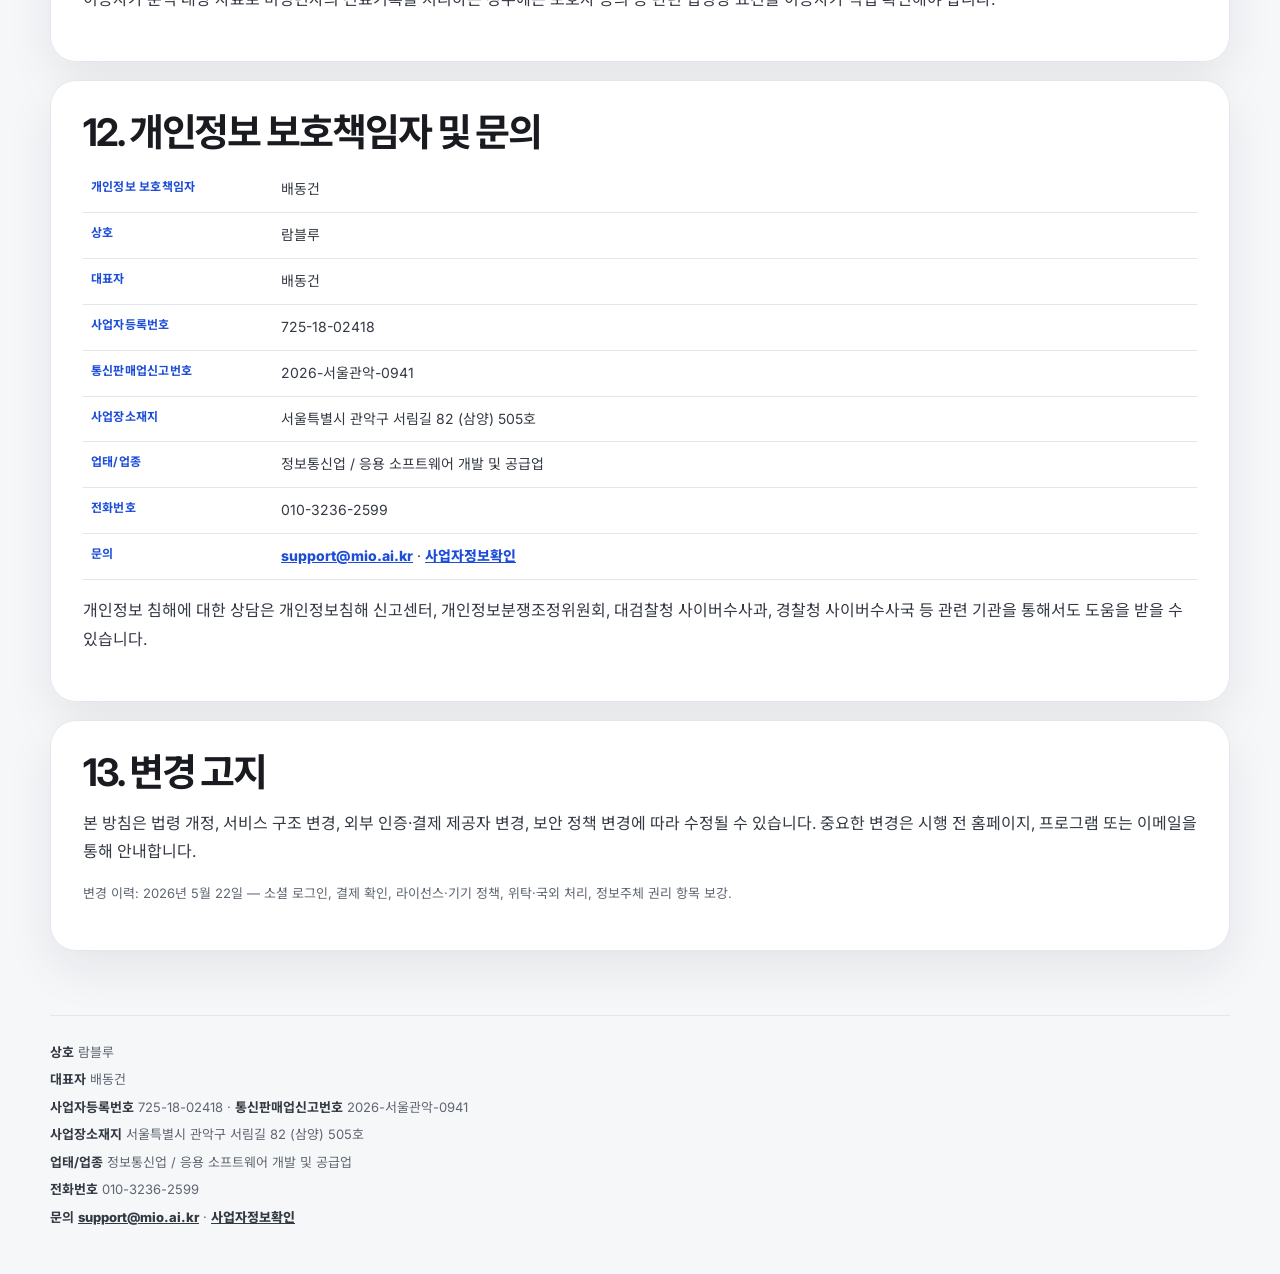
<file: privacy/index.html>
<!doctype html>
<html lang="ko">
<head>
  <meta charset="utf-8" />
  <meta name="viewport" content="width=device-width, initial-scale=1" />
  <title>MIO 개인정보처리방침 | Multi Insurance Optimizer</title>
  <meta name="description" content="MIO 프로그램, 모바일 앱, 홈페이지 계정 및 라이선스 서비스 개인정보처리방침" />
  <meta name="theme-color" content="#f6f7f9" />
  <link rel="icon" href="../assets/mio-cat.png" />
  <link rel="preconnect" href="https://fonts.googleapis.com">
  <link rel="preconnect" href="https://fonts.gstatic.com" crossorigin>
  <link href="https://fonts.googleapis.com/css2?family=Inter:wght@400;500;600;700;800;900&family=Noto+Sans+KR:wght@400;500;600;700;800;900&display=swap" rel="stylesheet">
  <script src="../assets/mio-theme.js"></script>
  <link rel="stylesheet" href="../assets/mio-home.css?v=20260611-light" />
  <style>
    .privacy-main { padding-bottom: 28px; }
    .privacy-main > section:not(.account-hero),
    .privacy-main > nav {
      border: 1px solid var(--line);
      border-radius: 26px;
      background: var(--panel);
      box-shadow: var(--shadow);
      padding: clamp(20px, 3vw, 32px);
      margin: 18px 0;
    }
    .privacy-main h2 { margin: 0 0 14px; color: var(--ink); }
    .privacy-main p,
    .privacy-main li,
    .privacy-main td { color: var(--soft); line-height: 1.78; }
    .privacy-main a { color: var(--blue2); font-weight: 800; }
    .privacy-main .note {
      border: 1px solid var(--line);
      background: var(--panel2);
      border-radius: 18px;
      padding: 16px 18px;
      color: var(--muted);
    }
    .privacy-main .summary { background: rgba(37, 99, 235, .06); }
    .privacy-main .toc {
      display: grid;
      grid-template-columns: repeat(auto-fit, minmax(220px, 1fr));
      gap: 8px;
      margin: 0;
      padding: 0;
      list-style: none;
    }
    .privacy-main .toc a {
      display: block;
      min-height: 44px;
      border: 1px solid var(--line);
      border-radius: 14px;
      padding: 10px 12px;
      text-decoration: none;
      background: var(--panel2);
      color: var(--soft);
      font-weight: 800;
    }
    .privacy-main table { width: 100%; border-collapse: collapse; margin: 12px 0; }
    .privacy-main th,
    .privacy-main td {
      border-bottom: 1px solid var(--line);
      padding: 10px 8px;
      text-align: left;
      vertical-align: top;
    }
    .privacy-main th { color: var(--blue2); width: 190px; }
    .privacy-main .warning {
      border-color: rgba(180, 120, 10, .35);
      background: rgba(255, 193, 7, .10);
    }
    .privacy-main .small { color: var(--muted); font-size: 13px; }
  </style>
</head>
<body>
  <div class="nav-shell" id="navShell">
    <nav class="nav wrap" aria-label="주요 메뉴">
      <a class="brand" href="../" aria-label="MIO 홈">
        <img src="../assets/mio-cat.png" alt="MIO 아이콘" />
        <div><b>MIO</b><small>Multi Insurance Optimizer</small></div>
      </a>
      <a class="pill" href="../#preview">Preview</a>
      <a class="pill" href="../#features">Features</a>
      <a class="pill" href="../#reviews">후기</a>
      <a class="pill" href="../account/">계정</a>
      <a class="pill" href="../purchase/">구매</a>
      <a class="pill" href="../terms/">이용약관</a>
      <button class="theme-toggle" type="button" data-theme-toggle aria-label="테마 전환" title="테마 전환"><span class="theme-toggle-sun" aria-hidden="true">☀</span><span class="theme-toggle-moon" aria-hidden="true">☾</span></button>
      <a class="pill cta" href="../#download">Download</a>
    </nav>
  </div>
<main class="wrap privacy-main">
  <section class="account-hero"><span class="badge">Privacy Policy</span><h1>MIO 개인정보처리방침</h1><p class="lead">이 방침은 MIO PC 프로그램, 모바일 앱, 홈페이지 계정, 결제 확인, 라이선스 인증 및 업데이트 서비스에 공통 적용됩니다.</p><div class="note"><strong>시행일:</strong> 2026년 5월 22일<br><strong>서비스명:</strong> MIO · Multi Insurance Optimizer<br><strong>운영자:</strong> 람블루 / 대표 배동건<br><strong>문의:</strong> <a href="mailto:support@mio.ai.kr">support@mio.ai.kr</a></div></section>
  <section class="summary"><h2>핵심 안내</h2><ul><li>고객 PDF·상담자료·진료내역은 계정 페이지에 업로드하지 않습니다. PC 프로그램의 분석 파일은 기본적으로 사용자 기기에서 처리됩니다.</li><li>계정 서버는 회원가입, 로그인, 이메일 인증, 소셜 로그인, 결제 확인, 라이선스 발급, 기기 등록 등 서비스 운영에 필요한 최소 정보를 처리합니다.</li><li>진료기록, 요양급여내역, 처방 정보에는 민감정보가 포함될 수 있으므로 이용자는 고객의 적법한 동의와 권한을 확보해야 합니다.</li></ul></section>
  <nav aria-label="개인정보처리방침 목차"><ul class="toc"><li><a href="#items">1. 처리하는 개인정보 항목</a></li><li><a href="#purpose">2. 개인정보 처리 목적</a></li><li><a href="#local-data">3. 고객 PDF 및 업무 자료</a></li><li><a href="#social-login">4. 소셜 로그인</a></li><li><a href="#retention">5. 보유 및 이용기간</a></li><li><a href="#third-party">6. 제3자 제공·처리위탁·국외 처리</a></li><li><a href="#rights">7. 정보주체의 권리</a></li><li><a href="#destruction">8. 파기 절차 및 방법</a></li><li><a href="#security">9. 안전성 확보 조치</a></li><li><a href="#cookies">10. 자동 수집 정보와 쿠키</a></li><li><a href="#children">11. 14세 미만 아동</a></li><li><a href="#contact">12. 개인정보 보호책임자 및 문의</a></li><li><a href="#changes">13. 변경 고지</a></li></ul></nav>
  <section id="items"><h2>1. 처리하는 개인정보 항목</h2><table><tbody><tr><th>계정 정보</th><td>이메일, 비밀번호 해시, 이름, 회사/지점명, 약관 및 개인정보 동의 일시</td></tr><tr><th>소셜 로그인 정보</th><td>Google, Kakao, Naver 등 외부 로그인 제공자가 전달하는 고유 식별자, 이메일, 프로필 기본 정보. 프로필 사진은 요청하지 않거나 사용하지 않는 것을 원칙으로 합니다.</td></tr><tr><th>이메일 인증·비밀번호 처리</th><td>인증 메일 발송 여부, 인증 완료 시각, 임시 비밀번호 발송 요청 시각, 비밀번호 변경 시각</td></tr><tr><th>결제 확인</th><td>주문번호, 주문자명, 이용권 기간, 상품명, 결제 금액, 결제 상태, 결제·취소요청 일시, 구매등록 처리 결과</td></tr><tr><th>라이선스 및 기기</th><td>라이선스 ID, 라이선스 키, 만료일, 상태, 마지막 인증일, 기기 ID, 기기 유형(PC/모바일), 앱 버전, 등록·해제 일시</td></tr><tr><th>서비스 이용·보안 로그</th><td>로그인 시각, 인증 요청 시각, 서버 요청 결과, 오류 코드, 접속 IP, User-Agent 등 부정 이용 방지와 장애 확인에 필요한 기술 정보</td></tr><tr><th>문의 시 제공 정보</th><td>이용자가 support@mio.ai.kr로 직접 제공한 이메일 주소, 문의 내용, 첨부 파일. 프로그램이 이를 자동 수집하지는 않습니다.</td></tr></tbody></table><p class="note warning">고객명, 주민등록번호, 진료명, 상병명, 원본 파일명 등 민감한 고객자료는 문의 메일이나 계정 페이지에 불필요하게 입력하지 않는 것을 권장합니다.</p></section>
  <section id="purpose"><h2>2. 개인정보 처리 목적</h2><table><tbody><tr><th>회원 계정 관리</th><td>회원가입, 로그인, 이메일 인증, 소셜 로그인 연결, 아이디 찾기, 비밀번호 변경, 탈퇴 및 재가입 제한 관리</td></tr><tr><th>서비스 제공</th><td>무료 체험 제공, 라이선스 발급·연장·변경·비활성화, 기기 등록 제한, PC/모바일 인증 처리</td></tr><tr><th>결제 확인</th><td>네이버 스마트스토어·커머스 API, 카카오페이 등 결제수단을 통한 주문 확인, 중복 발급 방지, 상품명·기간·금액 검증</td></tr><tr><th>보안 및 부정 이용 방지</th><td>허위 주문번호 입력, 라이선스 공유, 인증 우회, 비정상 접근, 반복 실패 요청 탐지</td></tr><tr><th>고지 및 운영 안내</th><td>인증 메일, 임시 비밀번호, 라이선스 발급 메일, 업데이트 안내, 약관·정책 변경 안내 발송</td></tr></tbody></table></section>
  <section id="local-data"><h2>3. 고객 PDF 및 업무 자료</h2><ul><li>진료기록 PDF, 요양급여내역, 처방·조제 정보, 자동차보험 관련 자료, 상담 메모, 설계표, OCR 결과, 내보내기 파일은 기본적으로 사용자 기기에서 처리·저장됩니다.</li><li>계정 서버는 고객 PDF 원본과 분석 결과를 상시 업로드하거나 보관하도록 설계되어 있지 않습니다.</li><li>사용자가 직접 이메일, 메신저, 원격지원 등 별도 채널로 자료를 제공하는 경우 해당 자료는 문의 처리 목적 범위에서만 사용하며, 목적 달성 후 삭제하는 것을 원칙으로 합니다.</li><li>이용자는 고객 또는 피보험자의 개인정보·민감정보를 처리하기 전에 관련 법령과 소속 회사 기준에 따른 동의를 확보해야 합니다.</li></ul></section>
  <section id="social-login"><h2>4. 소셜 로그인</h2><ul><li>Google/Gmail, Kakao, Naver 로그인을 사용하는 경우 외부 제공자의 인증 완료 후 Supabase OAuth/OIDC 세션을 통해 MIO 계정이 생성되거나 기존 계정과 연결됩니다.</li><li>수집 범위는 계정 식별과 로그인에 필요한 고유 식별자와 이메일, 기본 프로필 정보로 제한합니다.</li><li>MIO는 Google Calendar, 연락처, 드라이브 등 추가 API 권한을 사용하지 않는 한 해당 데이터에 접근하지 않습니다.</li></ul></section>
  <section id="retention"><h2>5. 보유 및 이용기간</h2><table><tbody><tr><th>계정 정보</th><td>회원 탈퇴 또는 계정 삭제 요청 시까지. 단, 부정 가입·재가입 제한, 분쟁 대응에 필요한 최소 식별 정보는 필요한 기간 동안 별도 보관할 수 있습니다.</td></tr><tr><th>결제 및 라이선스 기록</th><td>서비스 제공, 중복 발급 방지, 세무·회계, 전자상거래 분쟁 대응을 위해 관련 법령상 필요한 기간 동안 보관합니다.</td></tr><tr><th>기기 등록 기록</th><td>라이선스 이용 기간 및 부정 사용 방지에 필요한 기간 동안 보관합니다. 이용자가 기기를 해제하면 활성 기기 목록에서는 제거됩니다.</td></tr><tr><th>고객 PDF·분석 파일</th><td>기본적으로 사용자 기기 내에 보관되며, MIO 계정 서버의 보유 대상이 아닙니다.</td></tr></tbody></table></section>
  <section id="third-party"><h2>6. 제3자 제공·처리위탁·국외 처리</h2><p>MIO는 이용자의 사전 동의가 있거나 법령상 요구되는 경우를 제외하고 개인정보를 제3자에게 판매하거나 제공하지 않습니다. 다만 서비스 운영을 위해 다음 외부 서비스를 이용할 수 있습니다.</p><table><thead><tr><th>수탁자/제공자</th><th>처리 목적</th><th>처리 정보</th></tr></thead><tbody><tr><td>Supabase</td><td>계정, 인증, 라이선스, 결제 확인, Edge Function 운영</td><td>계정·라이선스·기기·결제 확인 정보</td></tr><tr><td>Resend</td><td>인증 메일, 임시 비밀번호, 라이선스 및 업데이트 안내 발송</td><td>이메일 주소, 발송 내용, 발송 결과</td></tr><tr><td>AWS Lightsail / Caddy</td><td>고정 IP 커머스 API 프록시</td><td>주문 확인 API 요청에 필요한 서버 간 요청 정보</td></tr><tr><td>GitHub Pages / GitHub Releases</td><td>홈페이지 게시, 업데이트 파일 배포</td><td>일반 접속 로그, 다운로드 요청 정보</td></tr><tr><td>네이버 스마트스토어·커머스 API</td><td>주문번호와 주문자명 기반 결제완료 확인, 발송처리</td><td>주문번호, 주문자명, 상품명, 결제 상태, 발송 상태</td></tr><tr><td>카카오페이</td><td>결제창 연결 및 결제 승인 확인</td><td>결제 식별자, 결제 금액, 승인 상태</td></tr><tr><td>인스밸리 내보험다보여</td><td>이용자가 직접 본인인증을 완료한 보험조회 화면의 계약정보 확인 및 자동수집 보조</td><td>이용자 인증 과정에서 해당 서비스에 직접 입력·확인하는 본인확인 정보, 보험계약 조회 결과 화면의 보험사·상품명·계약일·보험료 등 계약 정보</td></tr><tr><td>Google, Kakao, Naver</td><td>소셜 로그인 인증</td><td>외부 계정 식별자, 이메일, 기본 프로필 정보</td></tr><tr><td>ImprovMX</td><td>support@mio.ai.kr 메일 포워딩</td><td>문의 이메일의 송수신 정보와 본문</td></tr></tbody></table><p>위 서비스 중 일부는 국외 법인 또는 국외 인프라를 사용할 수 있습니다. 국외 처리는 계정 인증, 이메일 발송, 호스팅, 업데이트 배포 등 서비스 제공에 필요한 범위에서 이루어집니다.</p></section>
  <section id="rights"><h2>7. 정보주체의 권리</h2><ul><li>이용자는 본인의 개인정보에 대해 열람, 정정, 삭제, 처리정지, 동의철회를 요청할 수 있습니다.</li><li>계정 정보는 계정 페이지 또는 프로그램 계정 화면에서 직접 수정할 수 있습니다.</li><li>법령상 보관 의무, 부정 이용 방지, 결제·분쟁 대응에 필요한 정보는 즉시 삭제가 제한될 수 있습니다.</li><li>권리 행사는 support@mio.ai.kr로 요청할 수 있으며, 운영자는 본인 확인 후 지체 없이 처리합니다.</li></ul></section>
  <section id="destruction"><h2>8. 파기 절차 및 방법</h2><ul><li>보유 기간이 종료되거나 처리 목적이 달성된 개인정보는 복구하기 어려운 방식으로 삭제합니다.</li><li>전자적 파일은 시스템에서 삭제하거나 비식별·익명화하고, 출력물 또는 종이 문서는 파쇄합니다.</li></ul></section>
  <section id="security"><h2>9. 안전성 확보 조치</h2><ul><li>비밀번호는 평문으로 저장하지 않고 해시 방식으로 처리합니다.</li><li>계정·라이선스·결제 확인 서버는 관리자 권한과 일반 사용자 권한을 분리합니다.</li><li>서버 통신은 HTTPS를 사용하고, API 키와 관리자 비밀값은 클라이언트 앱에 노출하지 않는 것을 원칙으로 합니다.</li><li>네이버 커머스 API는 고정 IP 프록시를 통해 호출하며, 릴리즈 전 서버·커머스 검증을 수행합니다.</li><li>업데이트 릴리즈 문구와 manifest에는 고객명, 원본 파일명, 로컬 경로, 민감 진료정보를 포함하지 않습니다.</li></ul></section>
  <section id="cookies"><h2>10. 자동 수집 정보와 쿠키</h2><ul><li>홈페이지와 계정 페이지는 로그인 상태 유지, 보안 확인, 사용자 편의를 위해 세션 저장소, 로컬 저장소, 쿠키 또는 유사 기술을 사용할 수 있습니다.</li><li>브라우저 설정에서 쿠키를 차단할 수 있으나, 필수 쿠키나 세션 저장이 차단되면 로그인과 결제 확인 기능이 정상 동작하지 않을 수 있습니다.</li></ul></section>
  <section id="children"><h2>11. 14세 미만 아동</h2><p>MIO는 보험설계 업무자를 대상으로 하는 업무지원 서비스이며, 14세 미만 아동을 회원으로 받거나 아동의 계정 개인정보를 의도적으로 수집하지 않습니다. 다만 이용자가 분석 대상 자료로 미성년자의 진료기록을 처리하는 경우에는 보호자 동의 등 관련 법령상 요건을 이용자가 직접 확인해야 합니다.</p></section>
  <section id="contact"><h2>12. 개인정보 보호책임자 및 문의</h2><table><tbody><tr><th>개인정보 보호책임자</th><td>배동건</td></tr><tr><th>상호</th><td>람블루</td></tr><tr><th>대표자</th><td>배동건</td></tr><tr><th>사업자등록번호</th><td>725-18-02418</td></tr><tr><th>통신판매업신고번호</th><td>2026-서울관악-0941</td></tr><tr><th>사업장소재지</th><td>서울특별시 관악구 서림길 82 (삼양) 505호</td></tr><tr><th>업태/업종</th><td>정보통신업 / 응용 소프트웨어 개발 및 공급업</td></tr><tr><th>전화번호</th><td>010-3236-2599</td></tr><tr><th>문의</th><td><a href="mailto:support@mio.ai.kr">support@mio.ai.kr</a> · <a href="https://www.ftc.go.kr/bizCommPop.do?wrkr_no=7251802418" target="_blank" rel="noopener">사업자정보확인</a></td></tr></tbody></table><p>개인정보 침해에 대한 상담은 개인정보침해 신고센터, 개인정보분쟁조정위원회, 대검찰청 사이버수사과, 경찰청 사이버수사국 등 관련 기관을 통해서도 도움을 받을 수 있습니다.</p></section>
  <section id="changes"><h2>13. 변경 고지</h2><p>본 방침은 법령 개정, 서비스 구조 변경, 외부 인증·결제 제공자 변경, 보안 정책 변경에 따라 수정될 수 있습니다. 중요한 변경은 시행 전 홈페이지, 프로그램 또는 이메일을 통해 안내합니다.</p><p class="small">변경 이력: 2026년 5월 22일 — 소셜 로그인, 결제 확인, 라이선스·기기 정책, 위탁·국외 처리, 정보주체 권리 항목 보강.</p></section>
</main>
  <footer class="wrap site-footer">
    <div class="footer-line">
      <div class="business-footer" aria-label="사업자 정보">
        <span><strong>상호</strong> 람블루</span>
        <span><strong>대표자</strong> 배동건</span>
        <span><strong>사업자등록번호</strong> 725-18-02418 · <strong>통신판매업신고번호</strong> 2026-서울관악-0941</span>
        <span><strong>사업장소재지</strong> 서울특별시 관악구 서림길 82 (삼양) 505호</span>
        <span><strong>업태/업종</strong> 정보통신업 / 응용 소프트웨어 개발 및 공급업</span>
        <span><strong>전화번호</strong> 010-3236-2599</span>
        <span><strong>문의</strong> <a href="mailto:support@mio.ai.kr">support@mio.ai.kr</a> · <a href="https://www.ftc.go.kr/bizCommPop.do?wrkr_no=7251802418" target="_blank" rel="noopener">사업자정보확인</a></span>
      </div>
    </div>
  </footer>
</body>
</html>
</file>
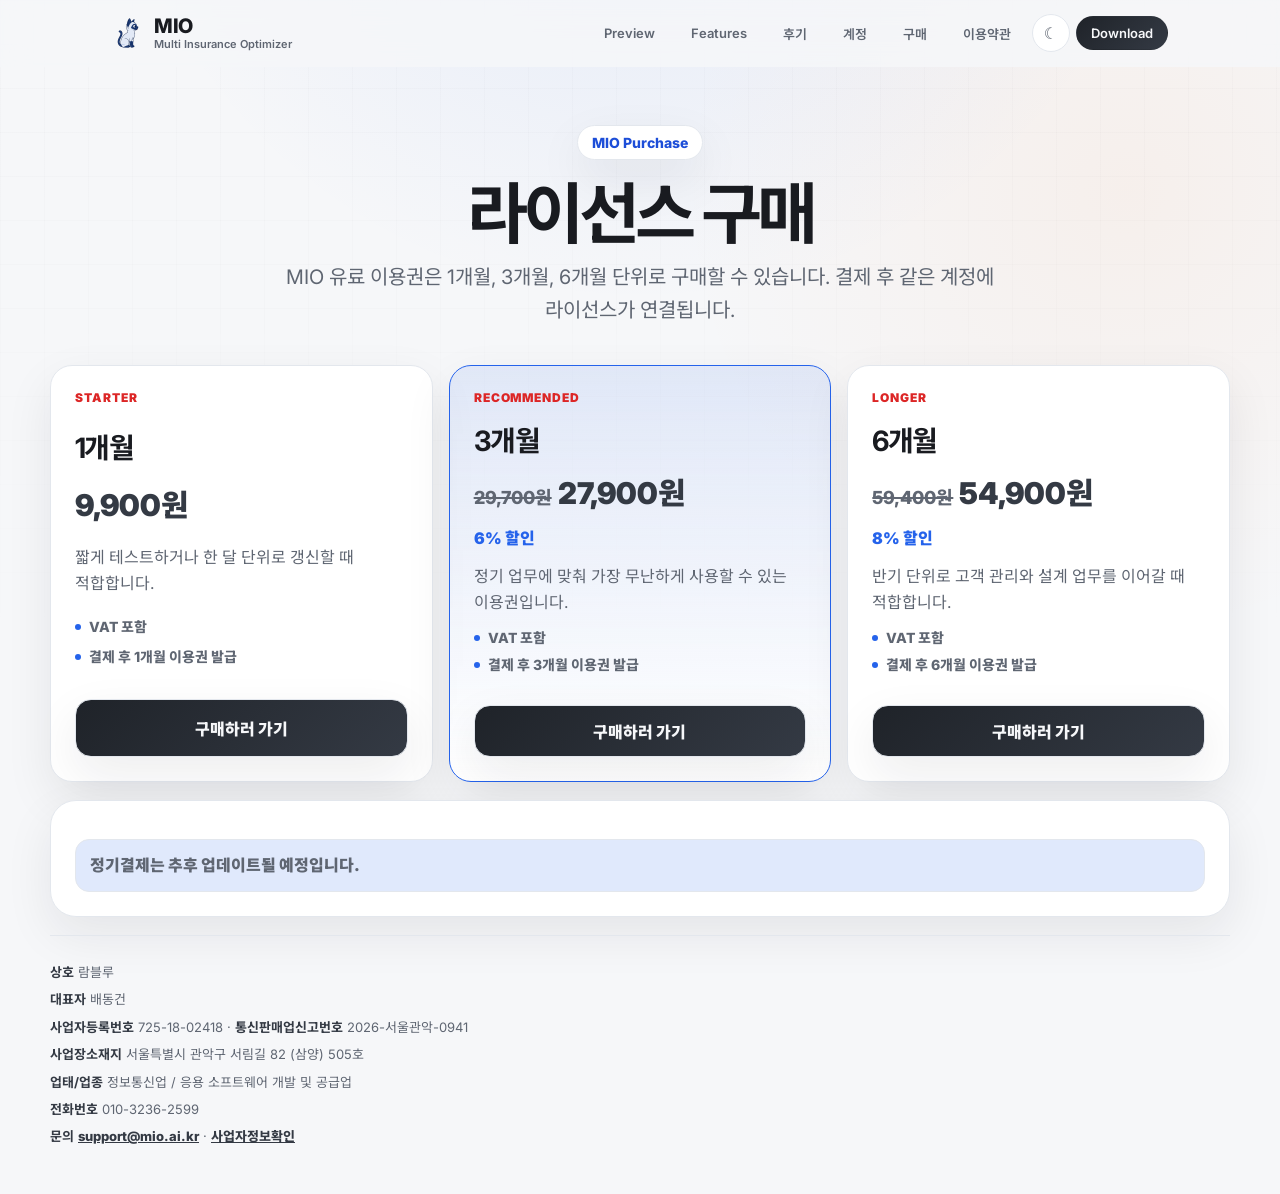
<file: purchase/index.html>
﻿<!doctype html>
<html lang="ko">
<head>
  <meta charset="utf-8" />
  <meta name="viewport" content="width=device-width, initial-scale=1" />
  <title>MIO 라이선스 구매 | Multi Insurance Optimizer</title>
  <meta name="description" content="MIO 라이선스 1개월, 3개월, 6개월 이용권 옵션과 구매 경로를 안내하는 페이지입니다." />
  <meta name="theme-color" content="#f6f7f9" />
  <link rel="icon" href="../assets/mio-cat.png" />
  <link rel="preconnect" href="https://fonts.googleapis.com">
  <link rel="preconnect" href="https://fonts.gstatic.com" crossorigin>
  <link href="https://fonts.googleapis.com/css2?family=Inter:wght@400;500;600;700;800;900&family=Noto+Sans+KR:wght@400;500;600;700;800;900&display=swap" rel="stylesheet">
  <script src="../assets/mio-theme.js"></script>
  <link rel="stylesheet" href="../assets/mio-home.css?v=20260611-light" />
</head>
<body>
  <div class="nav-shell" id="navShell">
    <nav class="nav wrap" aria-label="주요 메뉴">
      <a class="brand" href="../" aria-label="MIO 홈">
        <img src="../assets/mio-cat.png" alt="MIO 아이콘" />
        <div><b>MIO</b><small>Multi Insurance Optimizer</small></div>
      </a>
      <a class="pill" href="../#preview">Preview</a>
      <a class="pill" href="../#features">Features</a>
      <a class="pill" href="../#reviews">후기</a>
      <a class="pill" href="../account/">계정</a>
      <a class="pill active" href="../purchase/">구매</a>
      <a class="pill" href="../terms/">이용약관</a>
      <button class="theme-toggle" type="button" data-theme-toggle aria-label="테마 전환" title="테마 전환"><span class="theme-toggle-sun" aria-hidden="true">☀</span><span class="theme-toggle-moon" aria-hidden="true">☾</span></button>
      <a class="pill cta" href="../#download">Download</a>
    </nav>
  </div>

  <main class="wrap">
    <section class="account-hero">
      <span class="badge">MIO Purchase</span>
      <h1>라이선스 구매</h1>
      <p class="lead">MIO 유료 이용권은 1개월, 3개월, 6개월 단위로 구매할 수 있습니다. 결제 후 같은 계정에 라이선스가 연결됩니다.</p>
    </section>

    <section class="purchase-grid" aria-label="라이선스 이용권">
      <article class="purchase-card">
        <span class="eyebrow">Starter</span>
        <h2>1개월</h2>
        <strong>9,900원</strong>
        <p>짧게 테스트하거나 한 달 단위로 갱신할 때 적합합니다.</p>
        <ul class="purchase-plan-points"><li>VAT 포함</li><li>결제 후 1개월 이용권 발급</li></ul>
        <a class="button primary full purchase-action" href="../account/?plan=1" data-purchase-plan="1">구매하러 가기</a>
      </article>
      <article class="purchase-card featured">
        <span class="eyebrow">Recommended</span>
        <h2>3개월</h2>
        <strong><span class="price-original">29,700원</span> 27,900원</strong><p class="discount-note">6% 할인</p>
        <p>정기 업무에 맞춰 가장 무난하게 사용할 수 있는 이용권입니다.</p>
        <ul class="purchase-plan-points"><li>VAT 포함</li><li>결제 후 3개월 이용권 발급</li></ul>
        <a class="button primary full purchase-action" href="../account/?plan=3" data-purchase-plan="3">구매하러 가기</a>
      </article>
      <article class="purchase-card">
        <span class="eyebrow">Longer</span>
        <h2>6개월</h2>
        <strong><span class="price-original">59,400원</span> 54,900원</strong><p class="discount-note">8% 할인</p>
        <p>반기 단위로 고객 관리와 설계 업무를 이어갈 때 적합합니다.</p>
        <ul class="purchase-plan-points"><li>VAT 포함</li><li>결제 후 6개월 이용권 발급</li></ul>
        <a class="button primary full purchase-action" href="../account/?plan=6" data-purchase-plan="6">구매하러 가기</a>
      </article>
    </section>

    <section class="panel purchase-note">
      <p class="billing-note">정기결제는 추후 업데이트될 예정입니다.</p>
    </section>
  </main>

  <footer class="wrap site-footer">
    <div class="footer-line">
      <div class="business-footer" aria-label="사업자 정보">
        <span><strong>상호</strong> 람블루</span>
        <span><strong>대표자</strong> 배동건</span>
        <span><strong>사업자등록번호</strong> 725-18-02418 · <strong>통신판매업신고번호</strong> 2026-서울관악-0941</span>
        <span><strong>사업장소재지</strong> 서울특별시 관악구 서림길 82 (삼양) 505호</span>
        <span><strong>업태/업종</strong> 정보통신업 / 응용 소프트웨어 개발 및 공급업</span>
        <span><strong>전화번호</strong> 010-3236-2599</span>
        <span><strong>문의</strong> <a href="mailto:support@mio.ai.kr">support@mio.ai.kr</a> · <a href="https://www.ftc.go.kr/bizCommPop.do?wrkr_no=7251802418" target="_blank" rel="noopener">사업자정보확인</a></span>
      </div>
    </div>
  </footer>
  <dialog class="purchase-dialog" id="purchaseDialog">
    <form method="dialog" class="purchase-dialog-card">
      <div class="purchase-dialog-head">
        <div>
          <strong id="purchaseDialogTitle">이용권 구매</strong>
          <p id="purchaseDialogPrice">선택한 이용권을 결제합니다.</p>
        </div>
        <button class="dialog-close" value="cancel" aria-label="닫기">×</button>
      </div>
      <div class="purchase-dialog-actions">
        <button class="button kakao-pay full payment-method-button" type="button" id="purchaseKakaoButton" aria-label="카카오페이 바로 결제">
          <img class="payment-brand-logo kakaopay-logo" src="../assets/kakaopay/payment_icon_yellow_large.png" alt="카카오페이" />
          <span class="payment-method-caption">바로 결제</span>
        </button>
        <button class="button naver-pay full payment-method-button" type="button" id="purchaseNaverButton" aria-label="네이버페이 구매">
          <img class="payment-brand-logo naverpay-logo" src="../assets/naverpay/btn_npaygr_buy.svg" alt="Npay 구매하기" />
          <span class="payment-method-caption">구매 페이지</span>
        </button>
      </div>
      <p class="hint" id="purchaseDialogMessage">네이버페이 결제형 심사 완료 전까지는 스마트스토어 구매 페이지로 이동합니다. 결제 후 계정 페이지에서 주문번호와 주문자명을 등록해야 이용권이 발급됩니다.</p>
    </form>
  </dialog>
  <script>
    (() => {
      const endpoint = "https://osccvepkxhmrfomtfgfj.supabase.co/functions/v1/mio-account";
      const sessionKey = "mio_account_session_v1";
      const prices = { 1: "9,900원", 3: "27,900원", 6: "54,900원" };
      const dialog = document.getElementById("purchaseDialog");
      const title = document.getElementById("purchaseDialogTitle");
      const price = document.getElementById("purchaseDialogPrice");
      const message = document.getElementById("purchaseDialogMessage");
      const kakaoButton = document.getElementById("purchaseKakaoButton");
      const naverButton = document.getElementById("purchaseNaverButton");
      let selectedPlan = 1;
      let account = null;

      const session = () => {
        try { return JSON.parse(localStorage.getItem(sessionKey) || "null"); }
        catch { return null; }
      };
      const post = async (payload) => {
        const token = session()?.access_token || "";
        const response = await fetch(endpoint, {
          method: "POST",
          headers: { "Content-Type": "application/json", Authorization: `Bearer ${token}` },
          body: JSON.stringify(payload),
        });
        const data = await response.json().catch(() => ({}));
        if (!response.ok || data.ok === false) throw new Error(data.message || "요청 처리에 실패했습니다.");
        return data;
      };
      const naverUrl = () => {
        const smartstore = account?.payment_options?.smartstore || {};
        return smartstore.plan_urls?.[String(selectedPlan)] || smartstore.url || "";
      };
      const showMessage = (text, error = false) => {
        message.textContent = text;
        message.classList.toggle("error", error);
      };

      for (const link of document.querySelectorAll("[data-purchase-plan]")) {
        link.addEventListener("click", async (event) => {
          selectedPlan = Number(link.dataset.purchasePlan || 1);
          if (!session()?.access_token) return;
          event.preventDefault();
          title.textContent = `${selectedPlan}개월 이용권 구매`;
          price.textContent = `${prices[selectedPlan] || prices[1]} · VAT 포함`;
          showMessage("네이버페이 결제형 심사 완료 전까지는 스마트스토어 구매 페이지로 이동합니다. 결제 후 계정 페이지에서 주문번호와 주문자명을 등록해야 이용권이 발급됩니다.");
          dialog.showModal();
          try {
            account = account || await post({ action: "me", register_device: false });
          } catch {
            location.href = `../account/?plan=${encodeURIComponent(selectedPlan)}`;
          }
        });
      }

      naverButton.addEventListener("click", () => {
        const url = naverUrl();
        if (url) window.open(url, "_blank", "noopener");
        else location.href = `../account/?plan=${encodeURIComponent(selectedPlan)}&payment_provider=smartstore`;
      });
      kakaoButton.addEventListener("click", async () => {
        const popup = window.open("about:blank", "_blank");
        kakaoButton.disabled = true;
        try {
          const data = await post({ action: "create_kakaopay_checkout", provider: "kakaopay", purchased_months: selectedPlan });
          popup.location.href = data.next_redirect_url;
          showMessage("카카오페이 결제창을 열었습니다.");
        } catch (error) {
          if (popup && !popup.closed) popup.close();
          showMessage(error.message, true);
        } finally {
          kakaoButton.disabled = false;
        }
      });
    })();
  </script>
</body>
</html>
</file>
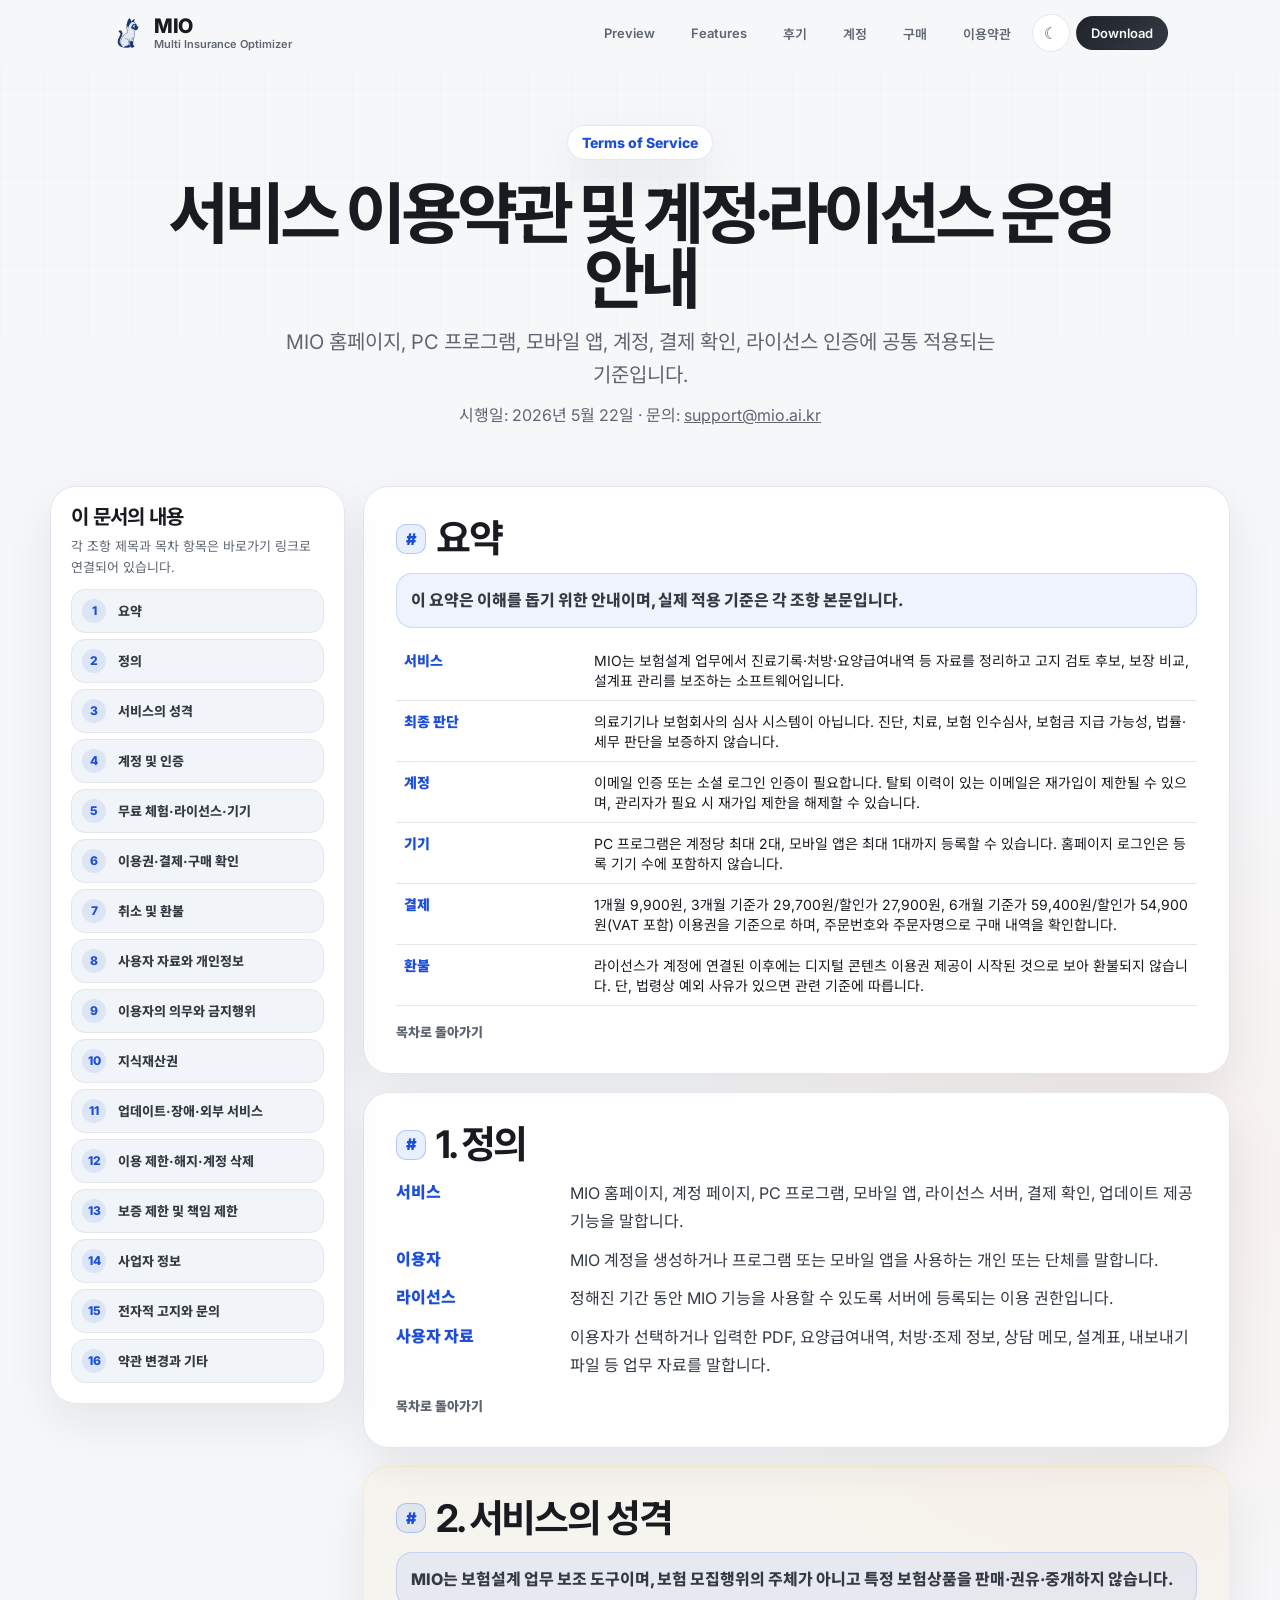
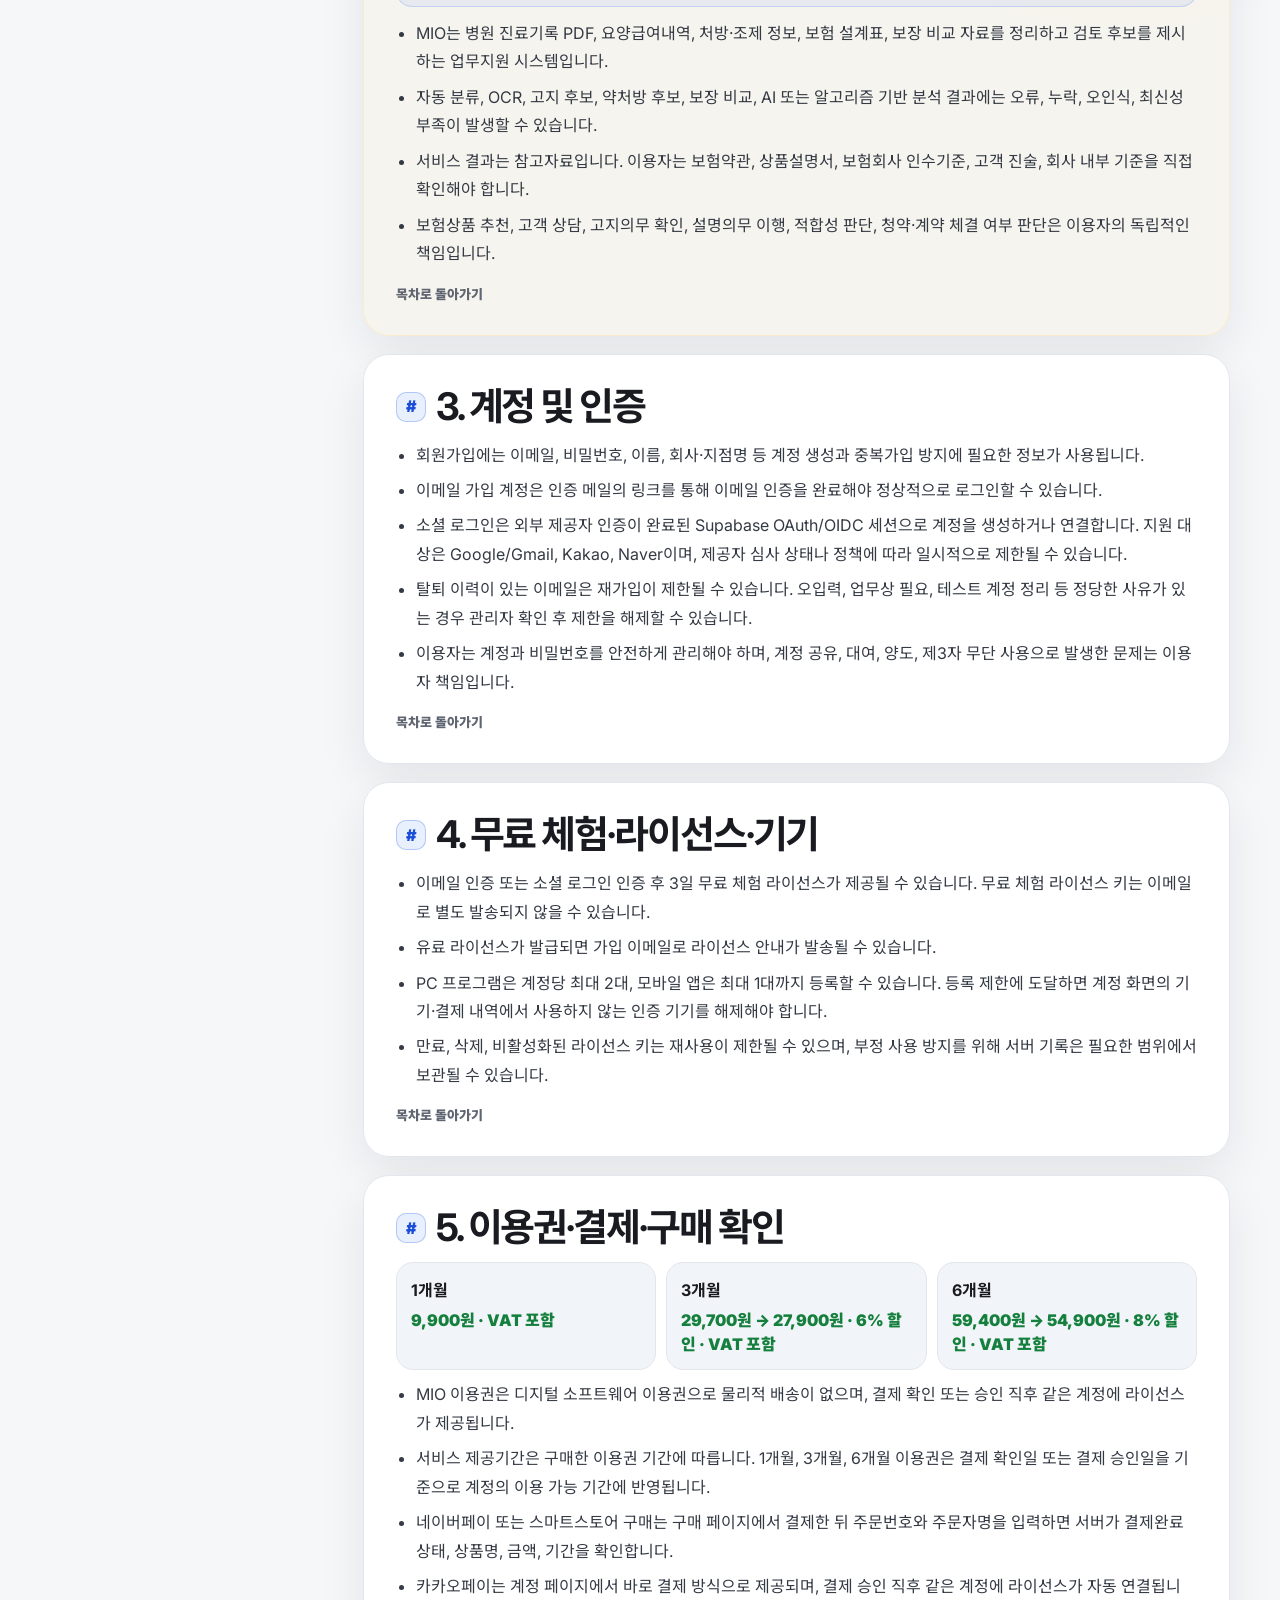
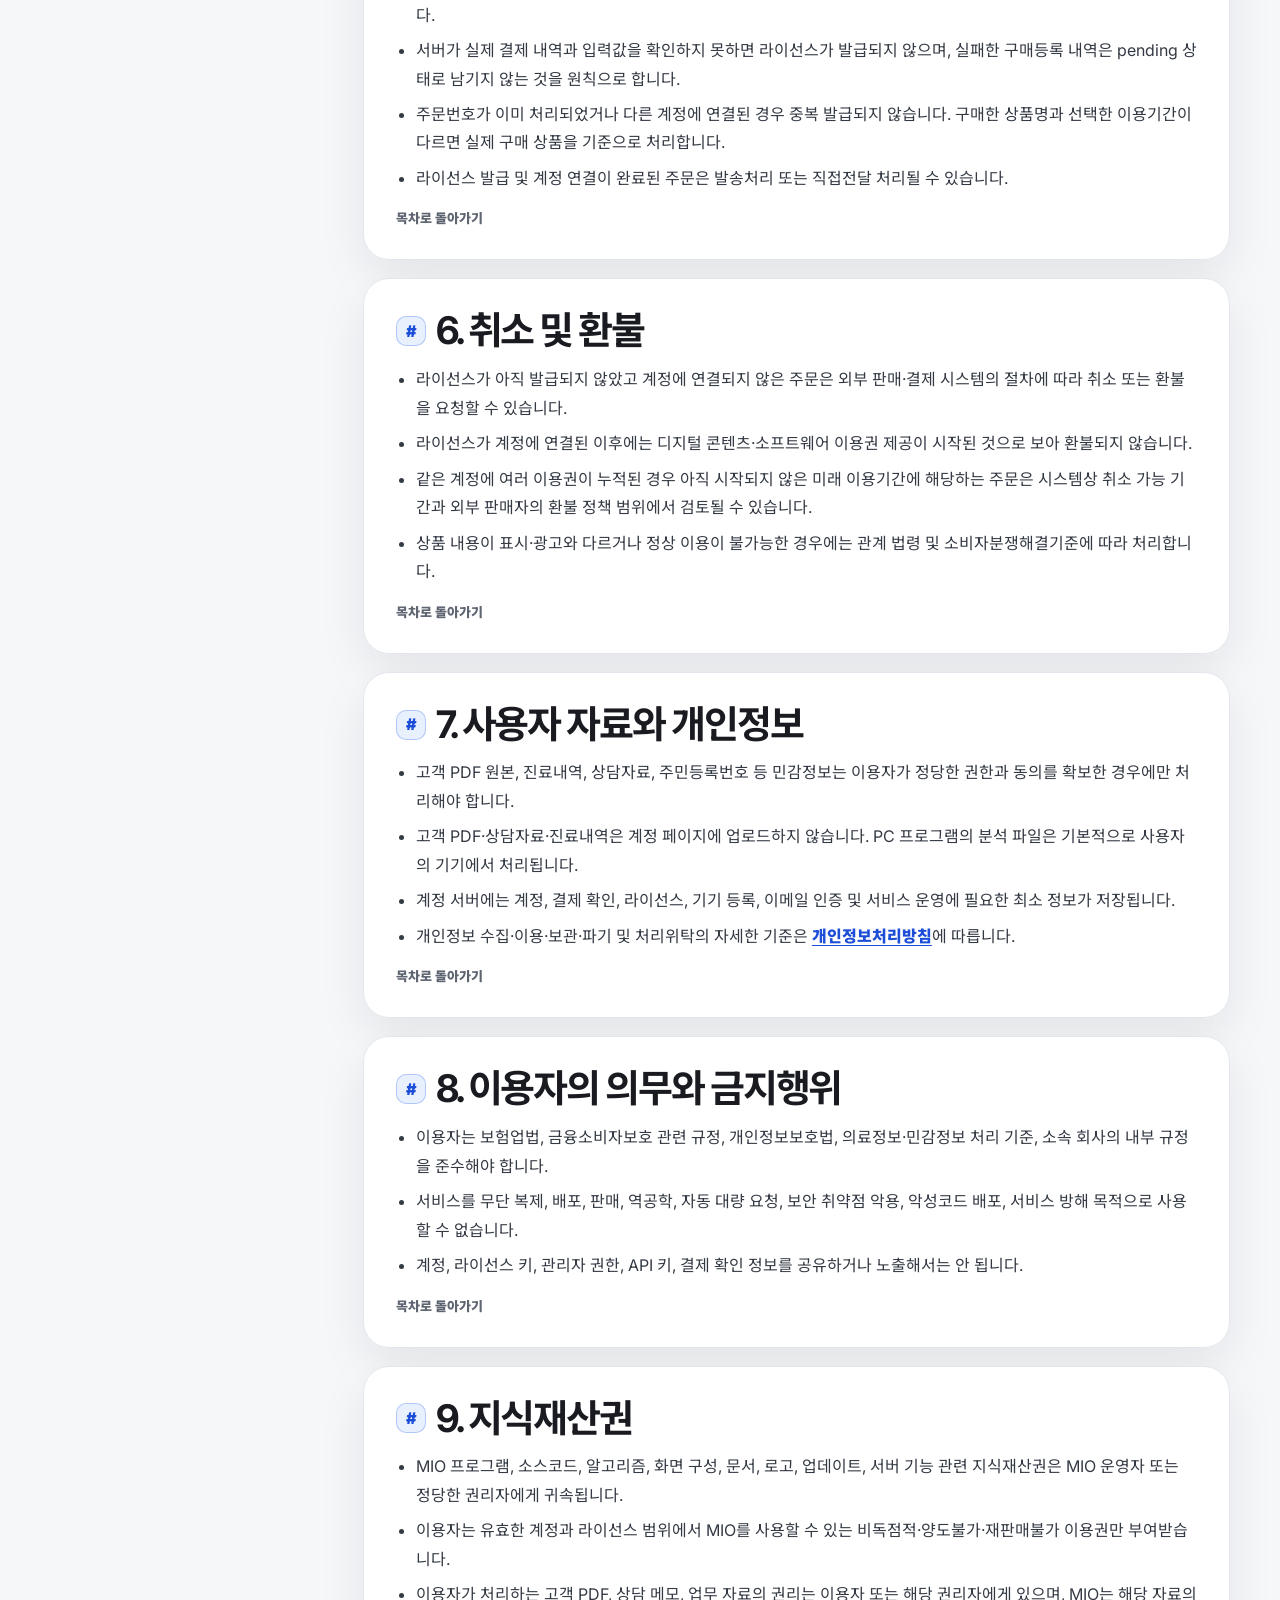
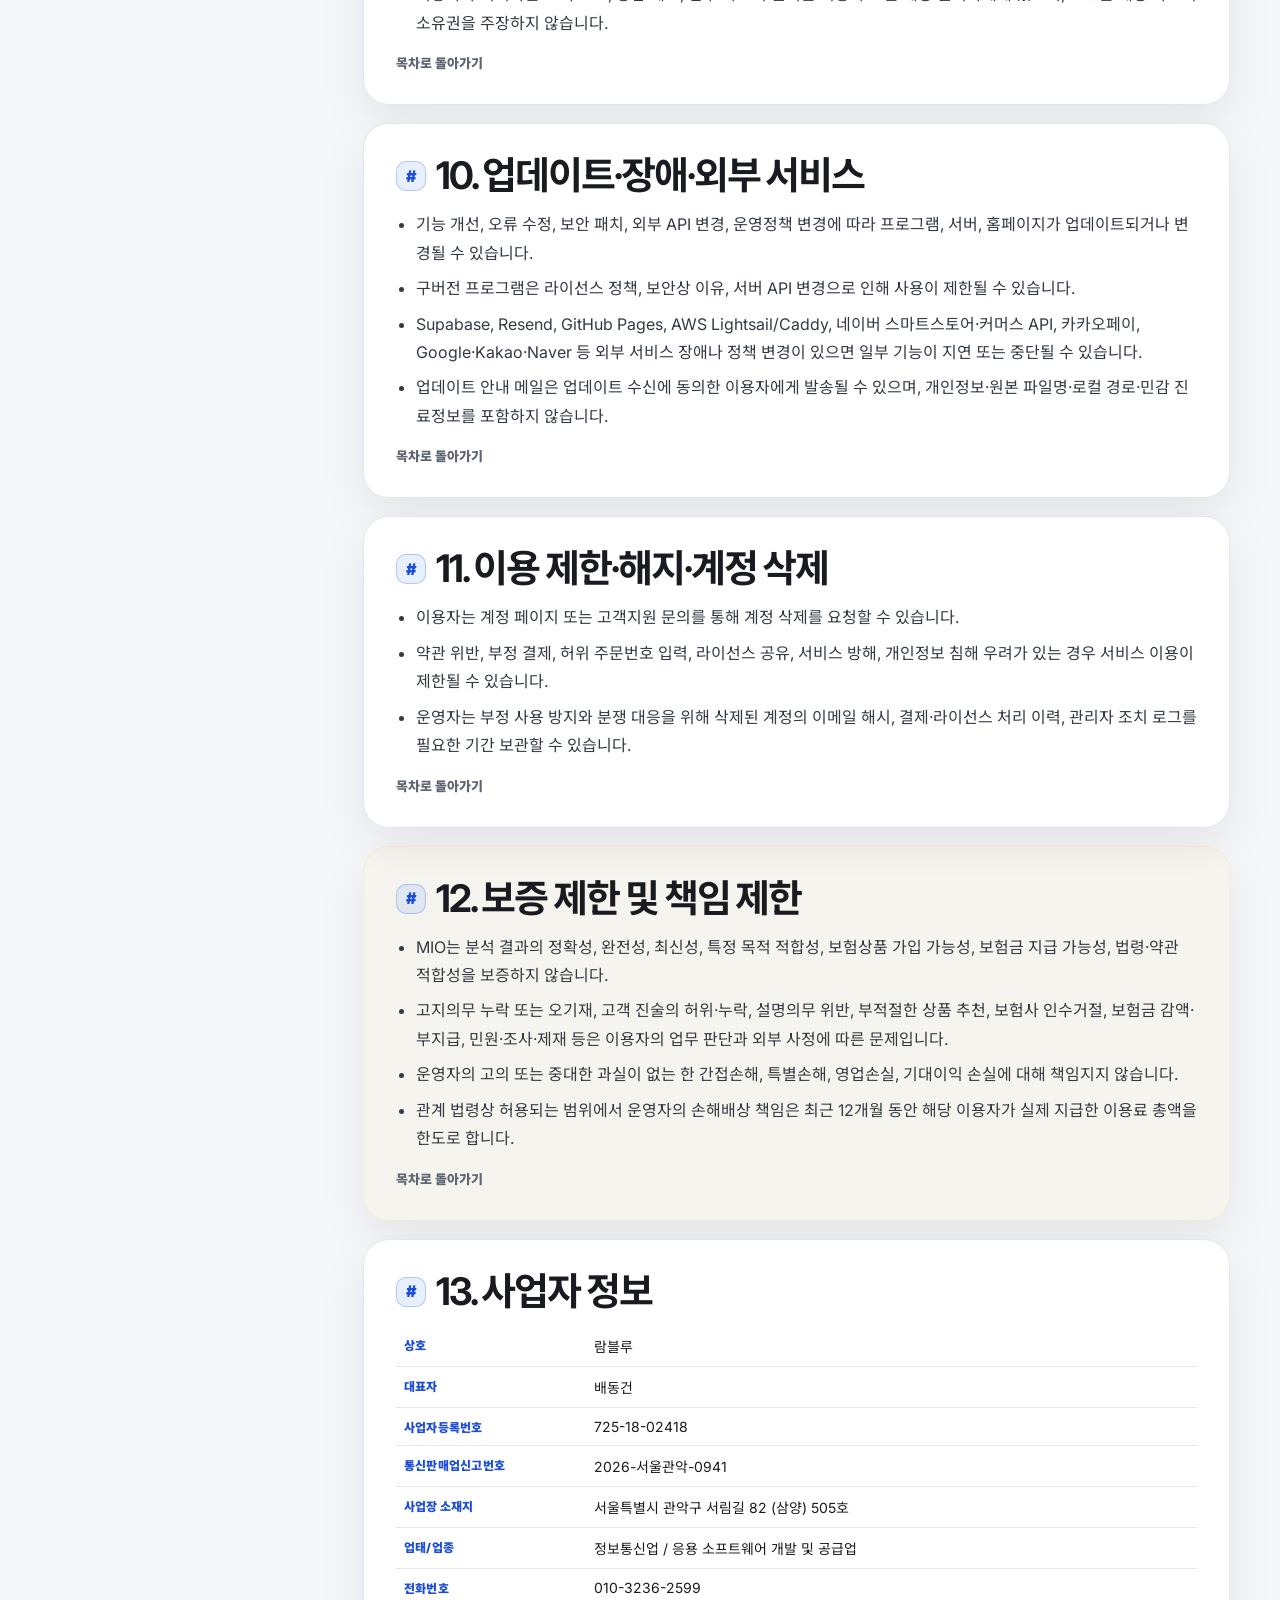
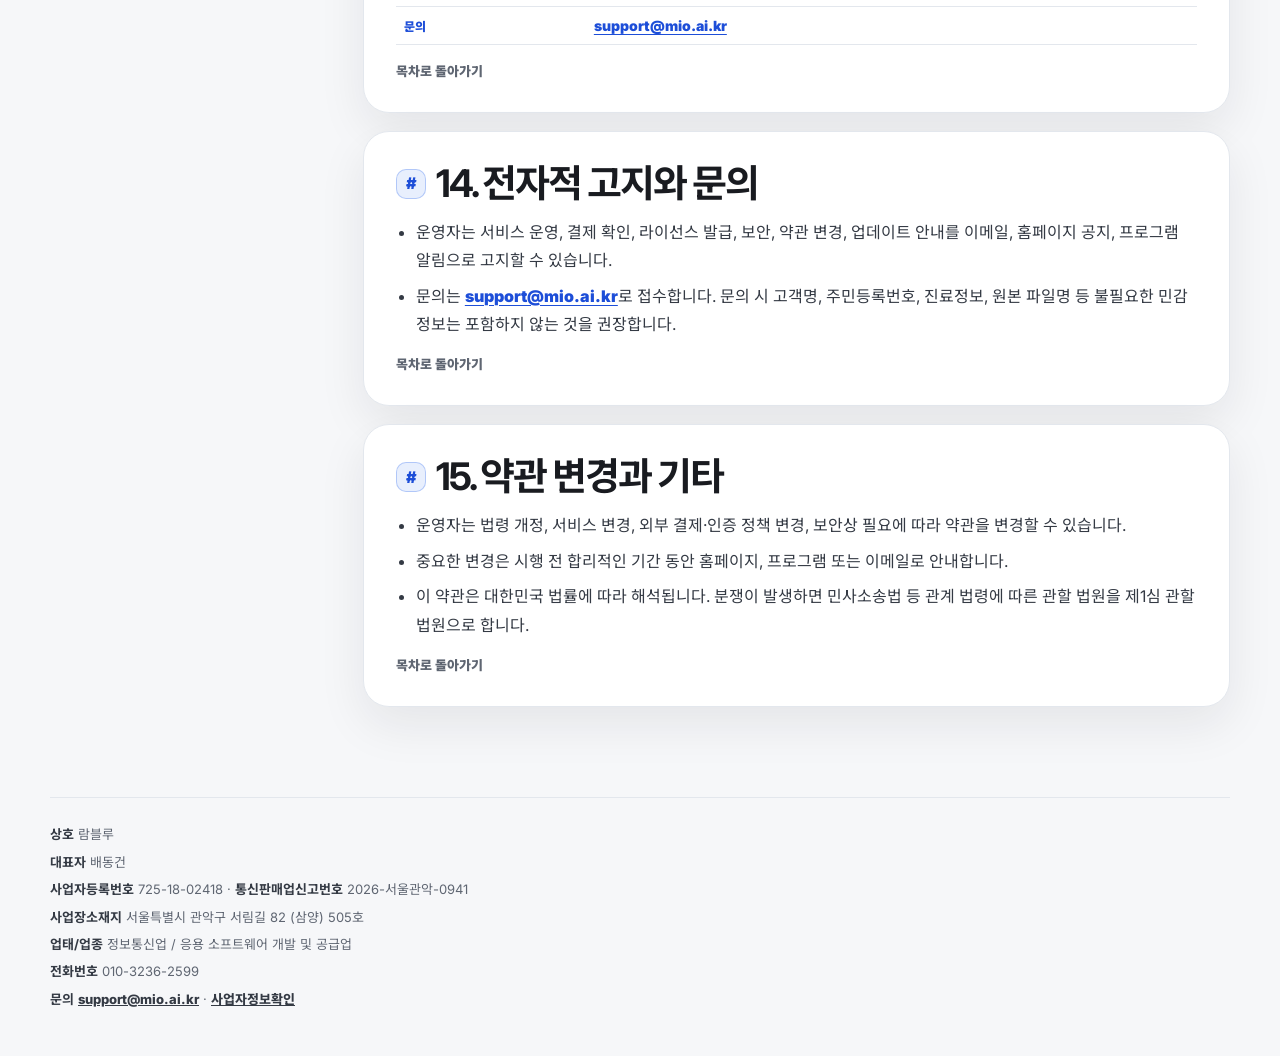
<file: terms/index.html>
﻿<!doctype html>
<html lang="ko">
<head>
  <meta charset="utf-8" />
  <meta name="viewport" content="width=device-width, initial-scale=1" />
  <title>MIO 이용약관 | Multi Insurance Optimizer</title>
  <meta name="description" content="MIO 홈페이지, PC 프로그램, 모바일 앱, 계정, 결제 확인 및 라이선스 운영에 적용되는 서비스 이용약관" />
  <meta name="theme-color" content="#f6f7f9" />
  <link rel="icon" href="../assets/mio-cat.png" />
  <link rel="preconnect" href="https://fonts.googleapis.com">
  <link rel="preconnect" href="https://fonts.gstatic.com" crossorigin>
  <link href="https://fonts.googleapis.com/css2?family=Inter:wght@400;500;600;700;800;900&family=Noto+Sans+KR:wght@400;500;600;700;800;900&display=swap" rel="stylesheet">
  <script src="../assets/mio-theme.js"></script>
  <link rel="stylesheet" href="../assets/mio-home.css?v=20260611-light" />
  <style>
    .terms-meta { color: var(--muted); text-align: center; margin-top: 10px; }
    .terms-layout { display: grid; grid-template-columns: minmax(220px, .34fr) minmax(0, 1fr); gap: 18px; align-items: start; margin: 18px 0 72px; }
    .terms-toc { position: sticky; top: 18px; border: 1px solid var(--line); border-radius: 26px; background: var(--panel); box-shadow: var(--shadow); backdrop-filter: blur(18px); padding: 20px; }
    .terms-toc h2 { font-size: 20px; letter-spacing: -.035em; margin-bottom: 8px; }
    .terms-toc p { margin: 0 0 12px; color: var(--muted); font-size: 13px; line-height: 1.55; }
    .terms-toc ol { display: grid; gap: 6px; margin: 0; padding: 0; list-style: none; counter-reset: terms-toc; }
    .terms-toc li { counter-increment: terms-toc; }
    .terms-toc a { display: grid; grid-template-columns: 28px minmax(0, 1fr); gap: 8px; align-items: center; padding: 9px 10px; border: 1px solid var(--line); border-radius: 14px; color: var(--soft); text-decoration: none; background: var(--panel2); font-size: 13px; font-weight: 800; }
    .terms-toc a::before { content: counter(terms-toc); display: inline-grid; place-items: center; width: 24px; height: 24px; border-radius: 999px; background: rgba(37,99,235,.10); color: var(--blue2); font-size: 12px; }
    .terms-toc a:hover { border-color: rgba(37,99,235,.38); background: rgba(37,99,235,.08); }
    .terms-shell { display: grid; gap: 18px; }
    .terms-card { scroll-margin-top: 24px; border: 1px solid var(--line); border-radius: 26px; background: var(--panel); padding: clamp(20px, 3vw, 32px); box-shadow: var(--shadow); }
    .terms-card h2 { display: flex; align-items: center; gap: 10px; margin-bottom: 14px; }
    .terms-card p, .terms-card li, .terms-card dd { color: var(--soft); line-height: 1.78; }
    .terms-card p { margin: 0 0 12px; }
    .terms-card ul, .terms-card ol { margin: 10px 0 0; padding-left: 1.25rem; }
    .terms-card li + li { margin-top: 7px; }
    .terms-card a { color: var(--blue2); font-weight: 900; text-decoration-thickness: .08em; text-underline-offset: .18em; }
    .section-permalink { display: inline-grid; place-items: center; flex: 0 0 auto; width: 30px; height: 30px; border: 1px solid rgba(37,99,235,.28); border-radius: 10px; color: var(--blue2); background: rgba(37,99,235,.10); font-size: 16px; text-decoration: none; }
    .section-summary { margin: 0 0 14px; padding: 12px 14px; border: 1px solid rgba(37,99,235,.18); border-radius: 16px; background: rgba(37,99,235,.08); color: var(--soft); font-weight: 800; line-height: 1.65; }
    .summary-table, .business-table { width: 100%; border-collapse: collapse; margin-top: 12px; }
    .summary-table th, .summary-table td, .business-table th, .business-table td { white-space: normal; vertical-align: top; text-align: left; border-bottom: 1px solid var(--line); padding: 10px 8px; }
    .summary-table td:first-child, .business-table th { width: 190px; color: var(--blue2); font-weight: 900; }
    .definition-list { display: grid; grid-template-columns: 160px minmax(0, 1fr); gap: 10px 14px; margin: 12px 0 0; }
    .definition-list dt { color: var(--blue2); font-weight: 900; }
    .definition-list dd { margin: 0; }
    .price-list { display: grid; grid-template-columns: repeat(3, minmax(0, 1fr)); gap: 10px; margin-top: 12px; }
    .price-list div { border: 1px solid var(--line); border-radius: 17px; background: var(--panel2); padding: 14px; }
    .price-list strong, .price-list span { display: block; }
    .price-list strong { color: var(--ink); }
    .price-list span { margin-top: 6px; color: var(--success); font-weight: 900; }
    .back-to-toc { display: inline-flex; margin-top: 16px; color: var(--muted) !important; font-size: 13px; text-decoration: none !important; }
    .legal-note { border-color: rgba(255, 210, 120, .28); background: rgba(255, 210, 120, .08); }
    @media (max-width: 980px) { .terms-layout { grid-template-columns: 1fr; } .terms-toc { position: static; } }
    @media (max-width: 760px) { .definition-list, .price-list { grid-template-columns: 1fr; } .summary-table td:first-child, .business-table th { width: auto; } }
  </style>
</head>
<body>
  <div class="nav-shell" id="navShell">
    <nav class="nav wrap" aria-label="주요 메뉴">
      <a class="brand" href="../" aria-label="MIO 홈">
        <img src="../assets/mio-cat.png" alt="MIO 아이콘" />
        <div><b>MIO</b><small>Multi Insurance Optimizer</small></div>
      </a>
      <a class="pill" href="../#preview">Preview</a>
      <a class="pill" href="../#features">Features</a>
      <a class="pill" href="../#reviews">후기</a>
      <a class="pill" href="../account/">계정</a>
      <a class="pill" href="../purchase/">구매</a>
      <a class="pill active" href="../terms/">이용약관</a>
      <button class="theme-toggle" type="button" data-theme-toggle aria-label="테마 전환" title="테마 전환"><span class="theme-toggle-sun" aria-hidden="true">☀</span><span class="theme-toggle-moon" aria-hidden="true">☾</span></button>
      <a class="pill cta" href="../#download">Download</a>
    </nav>
  </div>
  <main class="wrap">
    <section class="account-hero">
      <span class="badge">Terms of Service</span>
      <h1>서비스 이용약관 및 계정·라이선스 운영 안내</h1>
      <p class="lead">MIO 홈페이지, PC 프로그램, 모바일 앱, 계정, 결제 확인, 라이선스 인증에 공통 적용되는 기준입니다.</p>
      <p class="terms-meta">시행일: 2026년 5월 22일 · 문의: <a href="mailto:support@mio.ai.kr">support@mio.ai.kr</a></p>
    </section>
    <section class="terms-layout">
      <aside id="terms-toc" class="terms-toc" aria-label="이용약관 목차">
        <h2>이 문서의 내용</h2>
        <p>각 조항 제목과 목차 항목은 바로가기 링크로 연결되어 있습니다.</p>
        <ol>
          <li><a href="#summary">요약</a></li><li><a href="#definitions">정의</a></li><li><a href="#service-nature">서비스의 성격</a></li><li><a href="#account-terms">계정 및 인증</a></li><li><a href="#license-terms">무료 체험·라이선스·기기</a></li><li><a href="#payment-terms">이용권·결제·구매 확인</a></li><li><a href="#refund-terms">취소 및 환불</a></li><li><a href="#data-privacy">사용자 자료와 개인정보</a></li><li><a href="#acceptable-use">이용자의 의무와 금지행위</a></li><li><a href="#intellectual-property">지식재산권</a></li><li><a href="#updates-support">업데이트·장애·외부 서비스</a></li><li><a href="#termination">이용 제한·해지·계정 삭제</a></li><li><a href="#warranty-liability">보증 제한 및 책임 제한</a></li><li><a href="#seller-info">사업자 정보</a></li><li><a href="#communications">전자적 고지와 문의</a></li><li><a href="#changes-misc">약관 변경과 기타</a></li>
        </ol>
      </aside>
      <section class="terms-shell" aria-label="이용약관 본문">
        <article id="summary" class="terms-card"><h2><a class="section-permalink" href="#summary" aria-label="요약 바로가기">#</a>요약</h2><p class="section-summary">이 요약은 이해를 돕기 위한 안내이며, 실제 적용 기준은 각 조항 본문입니다.</p><table class="summary-table"><tbody><tr><td>서비스</td><td>MIO는 보험설계 업무에서 진료기록·처방·요양급여내역 등 자료를 정리하고 고지 검토 후보, 보장 비교, 설계표 관리를 보조하는 소프트웨어입니다.</td></tr><tr><td>최종 판단</td><td>의료기기나 보험회사의 심사 시스템이 아닙니다. 진단, 치료, 보험 인수심사, 보험금 지급 가능성, 법률·세무 판단을 보증하지 않습니다.</td></tr><tr><td>계정</td><td>이메일 인증 또는 소셜 로그인 인증이 필요합니다. 탈퇴 이력이 있는 이메일은 재가입이 제한될 수 있으며, 관리자가 필요 시 재가입 제한을 해제할 수 있습니다.</td></tr><tr><td>기기</td><td>PC 프로그램은 계정당 최대 2대, 모바일 앱은 최대 1대까지 등록할 수 있습니다. 홈페이지 로그인은 등록 기기 수에 포함하지 않습니다.</td></tr><tr><td>결제</td><td>1개월 9,900원, 3개월 기준가 29,700원/할인가 27,900원, 6개월 기준가 59,400원/할인가 54,900원(VAT 포함) 이용권을 기준으로 하며, 주문번호와 주문자명으로 구매 내역을 확인합니다.</td></tr><tr><td>환불</td><td>라이선스가 계정에 연결된 이후에는 디지털 콘텐츠 이용권 제공이 시작된 것으로 보아 환불되지 않습니다. 단, 법령상 예외 사유가 있으면 관련 기준에 따릅니다.</td></tr></tbody></table><a class="back-to-toc" href="#terms-toc">목차로 돌아가기</a></article>
        <article id="definitions" class="terms-card"><h2><a class="section-permalink" href="#definitions" aria-label="정의 바로가기">#</a>1. 정의</h2><dl class="definition-list"><dt>서비스</dt><dd>MIO 홈페이지, 계정 페이지, PC 프로그램, 모바일 앱, 라이선스 서버, 결제 확인, 업데이트 제공 기능을 말합니다.</dd><dt>이용자</dt><dd>MIO 계정을 생성하거나 프로그램 또는 모바일 앱을 사용하는 개인 또는 단체를 말합니다.</dd><dt>라이선스</dt><dd>정해진 기간 동안 MIO 기능을 사용할 수 있도록 서버에 등록되는 이용 권한입니다.</dd><dt>사용자 자료</dt><dd>이용자가 선택하거나 입력한 PDF, 요양급여내역, 처방·조제 정보, 상담 메모, 설계표, 내보내기 파일 등 업무 자료를 말합니다.</dd></dl><a class="back-to-toc" href="#terms-toc">목차로 돌아가기</a></article>
        <article id="service-nature" class="terms-card legal-note"><h2><a class="section-permalink" href="#service-nature" aria-label="서비스의 성격 바로가기">#</a>2. 서비스의 성격</h2><p class="section-summary">MIO는 보험설계 업무 보조 도구이며, 보험 모집행위의 주체가 아니고 특정 보험상품을 판매·권유·중개하지 않습니다.</p><ul><li>MIO는 병원 진료기록 PDF, 요양급여내역, 처방·조제 정보, 보험 설계표, 보장 비교 자료를 정리하고 검토 후보를 제시하는 업무지원 시스템입니다.</li><li>자동 분류, OCR, 고지 후보, 약처방 후보, 보장 비교, AI 또는 알고리즘 기반 분석 결과에는 오류, 누락, 오인식, 최신성 부족이 발생할 수 있습니다.</li><li>서비스 결과는 참고자료입니다. 이용자는 보험약관, 상품설명서, 보험회사 인수기준, 고객 진술, 회사 내부 기준을 직접 확인해야 합니다.</li><li>보험상품 추천, 고객 상담, 고지의무 확인, 설명의무 이행, 적합성 판단, 청약·계약 체결 여부 판단은 이용자의 독립적인 책임입니다.</li></ul><a class="back-to-toc" href="#terms-toc">목차로 돌아가기</a></article>
        <article id="account-terms" class="terms-card"><h2><a class="section-permalink" href="#account-terms" aria-label="계정 및 인증 바로가기">#</a>3. 계정 및 인증</h2><ul><li>회원가입에는 이메일, 비밀번호, 이름, 회사·지점명 등 계정 생성과 중복가입 방지에 필요한 정보가 사용됩니다.</li><li>이메일 가입 계정은 인증 메일의 링크를 통해 이메일 인증을 완료해야 정상적으로 로그인할 수 있습니다.</li><li>소셜 로그인은 외부 제공자 인증이 완료된 Supabase OAuth/OIDC 세션으로 계정을 생성하거나 연결합니다. 지원 대상은 Google/Gmail, Kakao, Naver이며, 제공자 심사 상태나 정책에 따라 일시적으로 제한될 수 있습니다.</li><li>탈퇴 이력이 있는 이메일은 재가입이 제한될 수 있습니다. 오입력, 업무상 필요, 테스트 계정 정리 등 정당한 사유가 있는 경우 관리자 확인 후 제한을 해제할 수 있습니다.</li><li>이용자는 계정과 비밀번호를 안전하게 관리해야 하며, 계정 공유, 대여, 양도, 제3자 무단 사용으로 발생한 문제는 이용자 책임입니다.</li></ul><a class="back-to-toc" href="#terms-toc">목차로 돌아가기</a></article>
        <article id="license-terms" class="terms-card"><h2><a class="section-permalink" href="#license-terms" aria-label="무료 체험·라이선스·기기 바로가기">#</a>4. 무료 체험·라이선스·기기</h2><ul><li>이메일 인증 또는 소셜 로그인 인증 후 3일 무료 체험 라이선스가 제공될 수 있습니다. 무료 체험 라이선스 키는 이메일로 별도 발송되지 않을 수 있습니다.</li><li>유료 라이선스가 발급되면 가입 이메일로 라이선스 안내가 발송될 수 있습니다.</li><li>PC 프로그램은 계정당 최대 2대, 모바일 앱은 최대 1대까지 등록할 수 있습니다. 등록 제한에 도달하면 계정 화면의 기기·결제 내역에서 사용하지 않는 인증 기기를 해제해야 합니다.</li><li>만료, 삭제, 비활성화된 라이선스 키는 재사용이 제한될 수 있으며, 부정 사용 방지를 위해 서버 기록은 필요한 범위에서 보관될 수 있습니다.</li></ul><a class="back-to-toc" href="#terms-toc">목차로 돌아가기</a></article>
        <article id="payment-terms" class="terms-card"><h2><a class="section-permalink" href="#payment-terms" aria-label="이용권·결제·구매 확인 바로가기">#</a>5. 이용권·결제·구매 확인</h2><div class="price-list" aria-label="현재 이용권 가격"><div><strong>1개월</strong><span>9,900원 · VAT 포함</span></div><div><strong>3개월</strong><span>29,700원 → 27,900원 · 6% 할인 · VAT 포함</span></div><div><strong>6개월</strong><span>59,400원 → 54,900원 · 8% 할인 · VAT 포함</span></div></div><ul><li>MIO 이용권은 디지털 소프트웨어 이용권으로 물리적 배송이 없으며, 결제 확인 또는 승인 직후 같은 계정에 라이선스가 제공됩니다.</li><li>서비스 제공기간은 구매한 이용권 기간에 따릅니다. 1개월, 3개월, 6개월 이용권은 결제 확인일 또는 결제 승인일을 기준으로 계정의 이용 가능 기간에 반영됩니다.</li><li>네이버페이 또는 스마트스토어 구매는 구매 페이지에서 결제한 뒤 주문번호와 주문자명을 입력하면 서버가 결제완료 상태, 상품명, 금액, 기간을 확인합니다.</li><li>카카오페이는 계정 페이지에서 바로 결제 방식으로 제공되며, 결제 승인 직후 같은 계정에 라이선스가 자동 연결됩니다.</li><li>서버가 실제 결제 내역과 입력값을 확인하지 못하면 라이선스가 발급되지 않으며, 실패한 구매등록 내역은 pending 상태로 남기지 않는 것을 원칙으로 합니다.</li><li>주문번호가 이미 처리되었거나 다른 계정에 연결된 경우 중복 발급되지 않습니다. 구매한 상품명과 선택한 이용기간이 다르면 실제 구매 상품을 기준으로 처리합니다.</li><li>라이선스 발급 및 계정 연결이 완료된 주문은 발송처리 또는 직접전달 처리될 수 있습니다.</li></ul><a class="back-to-toc" href="#terms-toc">목차로 돌아가기</a></article>
        <article id="refund-terms" class="terms-card"><h2><a class="section-permalink" href="#refund-terms" aria-label="취소 및 환불 바로가기">#</a>6. 취소 및 환불</h2><ul><li>라이선스가 아직 발급되지 않았고 계정에 연결되지 않은 주문은 외부 판매·결제 시스템의 절차에 따라 취소 또는 환불을 요청할 수 있습니다.</li><li>라이선스가 계정에 연결된 이후에는 디지털 콘텐츠·소프트웨어 이용권 제공이 시작된 것으로 보아 환불되지 않습니다.</li><li>같은 계정에 여러 이용권이 누적된 경우 아직 시작되지 않은 미래 이용기간에 해당하는 주문은 시스템상 취소 가능 기간과 외부 판매자의 환불 정책 범위에서 검토될 수 있습니다.</li><li>상품 내용이 표시·광고와 다르거나 정상 이용이 불가능한 경우에는 관계 법령 및 소비자분쟁해결기준에 따라 처리합니다.</li></ul><a class="back-to-toc" href="#terms-toc">목차로 돌아가기</a></article>
        <article id="data-privacy" class="terms-card"><h2><a class="section-permalink" href="#data-privacy" aria-label="사용자 자료와 개인정보 바로가기">#</a>7. 사용자 자료와 개인정보</h2><ul><li>고객 PDF 원본, 진료내역, 상담자료, 주민등록번호 등 민감정보는 이용자가 정당한 권한과 동의를 확보한 경우에만 처리해야 합니다.</li><li>고객 PDF·상담자료·진료내역은 계정 페이지에 업로드하지 않습니다. PC 프로그램의 분석 파일은 기본적으로 사용자의 기기에서 처리됩니다.</li><li>계정 서버에는 계정, 결제 확인, 라이선스, 기기 등록, 이메일 인증 및 서비스 운영에 필요한 최소 정보가 저장됩니다.</li><li>개인정보 수집·이용·보관·파기 및 처리위탁의 자세한 기준은 <a href="../privacy/">개인정보처리방침</a>에 따릅니다.</li></ul><a class="back-to-toc" href="#terms-toc">목차로 돌아가기</a></article>
        <article id="acceptable-use" class="terms-card"><h2><a class="section-permalink" href="#acceptable-use" aria-label="이용자의 의무와 금지행위 바로가기">#</a>8. 이용자의 의무와 금지행위</h2><ul><li>이용자는 보험업법, 금융소비자보호 관련 규정, 개인정보보호법, 의료정보·민감정보 처리 기준, 소속 회사의 내부 규정을 준수해야 합니다.</li><li>서비스를 무단 복제, 배포, 판매, 역공학, 자동 대량 요청, 보안 취약점 악용, 악성코드 배포, 서비스 방해 목적으로 사용할 수 없습니다.</li><li>계정, 라이선스 키, 관리자 권한, API 키, 결제 확인 정보를 공유하거나 노출해서는 안 됩니다.</li></ul><a class="back-to-toc" href="#terms-toc">목차로 돌아가기</a></article>
        <article id="intellectual-property" class="terms-card"><h2><a class="section-permalink" href="#intellectual-property" aria-label="지식재산권 바로가기">#</a>9. 지식재산권</h2><ul><li>MIO 프로그램, 소스코드, 알고리즘, 화면 구성, 문서, 로고, 업데이트, 서버 기능 관련 지식재산권은 MIO 운영자 또는 정당한 권리자에게 귀속됩니다.</li><li>이용자는 유효한 계정과 라이선스 범위에서 MIO를 사용할 수 있는 비독점적·양도불가·재판매불가 이용권만 부여받습니다.</li><li>이용자가 처리하는 고객 PDF, 상담 메모, 업무 자료의 권리는 이용자 또는 해당 권리자에게 있으며, MIO는 해당 자료의 소유권을 주장하지 않습니다.</li></ul><a class="back-to-toc" href="#terms-toc">목차로 돌아가기</a></article>
        <article id="updates-support" class="terms-card"><h2><a class="section-permalink" href="#updates-support" aria-label="업데이트·장애·외부 서비스 바로가기">#</a>10. 업데이트·장애·외부 서비스</h2><ul><li>기능 개선, 오류 수정, 보안 패치, 외부 API 변경, 운영정책 변경에 따라 프로그램, 서버, 홈페이지가 업데이트되거나 변경될 수 있습니다.</li><li>구버전 프로그램은 라이선스 정책, 보안상 이유, 서버 API 변경으로 인해 사용이 제한될 수 있습니다.</li><li>Supabase, Resend, GitHub Pages, AWS Lightsail/Caddy, 네이버 스마트스토어·커머스 API, 카카오페이, Google·Kakao·Naver 등 외부 서비스 장애나 정책 변경이 있으면 일부 기능이 지연 또는 중단될 수 있습니다.</li><li>업데이트 안내 메일은 업데이트 수신에 동의한 이용자에게 발송될 수 있으며, 개인정보·원본 파일명·로컬 경로·민감 진료정보를 포함하지 않습니다.</li></ul><a class="back-to-toc" href="#terms-toc">목차로 돌아가기</a></article>
        <article id="termination" class="terms-card"><h2><a class="section-permalink" href="#termination" aria-label="이용 제한·해지·계정 삭제 바로가기">#</a>11. 이용 제한·해지·계정 삭제</h2><ul><li>이용자는 계정 페이지 또는 고객지원 문의를 통해 계정 삭제를 요청할 수 있습니다.</li><li>약관 위반, 부정 결제, 허위 주문번호 입력, 라이선스 공유, 서비스 방해, 개인정보 침해 우려가 있는 경우 서비스 이용이 제한될 수 있습니다.</li><li>운영자는 부정 사용 방지와 분쟁 대응을 위해 삭제된 계정의 이메일 해시, 결제·라이선스 처리 이력, 관리자 조치 로그를 필요한 기간 보관할 수 있습니다.</li></ul><a class="back-to-toc" href="#terms-toc">목차로 돌아가기</a></article>
        <article id="warranty-liability" class="terms-card legal-note"><h2><a class="section-permalink" href="#warranty-liability" aria-label="보증 제한 및 책임 제한 바로가기">#</a>12. 보증 제한 및 책임 제한</h2><ul><li>MIO는 분석 결과의 정확성, 완전성, 최신성, 특정 목적 적합성, 보험상품 가입 가능성, 보험금 지급 가능성, 법령·약관 적합성을 보증하지 않습니다.</li><li>고지의무 누락 또는 오기재, 고객 진술의 허위·누락, 설명의무 위반, 부적절한 상품 추천, 보험사 인수거절, 보험금 감액·부지급, 민원·조사·제재 등은 이용자의 업무 판단과 외부 사정에 따른 문제입니다.</li><li>운영자의 고의 또는 중대한 과실이 없는 한 간접손해, 특별손해, 영업손실, 기대이익 손실에 대해 책임지지 않습니다.</li><li>관계 법령상 허용되는 범위에서 운영자의 손해배상 책임은 최근 12개월 동안 해당 이용자가 실제 지급한 이용료 총액을 한도로 합니다.</li></ul><a class="back-to-toc" href="#terms-toc">목차로 돌아가기</a></article>
        <article id="seller-info" class="terms-card"><h2><a class="section-permalink" href="#seller-info" aria-label="사업자 정보 바로가기">#</a>13. 사업자 정보</h2><table class="business-table"><tbody><tr><th>상호</th><td>람블루</td></tr><tr><th>대표자</th><td>배동건</td></tr><tr><th>사업자등록번호</th><td>725-18-02418</td></tr><tr><th>통신판매업신고번호</th><td>2026-서울관악-0941</td></tr><tr><th>사업장 소재지</th><td>서울특별시 관악구 서림길 82 (삼양) 505호</td></tr><tr><th>업태/업종</th><td>정보통신업 / 응용 소프트웨어 개발 및 공급업</td></tr><tr><th>전화번호</th><td>010-3236-2599</td></tr><tr><th>문의</th><td><a href="mailto:support@mio.ai.kr">support@mio.ai.kr</a></td></tr></tbody></table><a class="back-to-toc" href="#terms-toc">목차로 돌아가기</a></article>
        <article id="communications" class="terms-card"><h2><a class="section-permalink" href="#communications" aria-label="전자적 고지와 문의 바로가기">#</a>14. 전자적 고지와 문의</h2><ul><li>운영자는 서비스 운영, 결제 확인, 라이선스 발급, 보안, 약관 변경, 업데이트 안내를 이메일, 홈페이지 공지, 프로그램 알림으로 고지할 수 있습니다.</li><li>문의는 <a href="mailto:support@mio.ai.kr">support@mio.ai.kr</a>로 접수합니다. 문의 시 고객명, 주민등록번호, 진료정보, 원본 파일명 등 불필요한 민감정보는 포함하지 않는 것을 권장합니다.</li></ul><a class="back-to-toc" href="#terms-toc">목차로 돌아가기</a></article>
        <article id="changes-misc" class="terms-card"><h2><a class="section-permalink" href="#changes-misc" aria-label="약관 변경과 기타 바로가기">#</a>15. 약관 변경과 기타</h2><ul><li>운영자는 법령 개정, 서비스 변경, 외부 결제·인증 정책 변경, 보안상 필요에 따라 약관을 변경할 수 있습니다.</li><li>중요한 변경은 시행 전 합리적인 기간 동안 홈페이지, 프로그램 또는 이메일로 안내합니다.</li><li>이 약관은 대한민국 법률에 따라 해석됩니다. 분쟁이 발생하면 민사소송법 등 관계 법령에 따른 관할 법원을 제1심 관할 법원으로 합니다.</li></ul><a class="back-to-toc" href="#terms-toc">목차로 돌아가기</a></article>
      </section>
    </section>
  </main>
  <footer class="wrap site-footer">
    <div class="footer-line">
      <div class="business-footer" aria-label="사업자 정보">
        <span><strong>상호</strong> 람블루</span>
        <span><strong>대표자</strong> 배동건</span>
        <span><strong>사업자등록번호</strong> 725-18-02418 · <strong>통신판매업신고번호</strong> 2026-서울관악-0941</span>
        <span><strong>사업장소재지</strong> 서울특별시 관악구 서림길 82 (삼양) 505호</span>
        <span><strong>업태/업종</strong> 정보통신업 / 응용 소프트웨어 개발 및 공급업</span>
        <span><strong>전화번호</strong> 010-3236-2599</span>
        <span><strong>문의</strong> <a href="mailto:support@mio.ai.kr">support@mio.ai.kr</a> · <a href="https://www.ftc.go.kr/bizCommPop.do?wrkr_no=7251802418" target="_blank" rel="noopener">사업자정보확인</a></span>
      </div>
    </div>
  </footer>
</body>
</html>
</file>
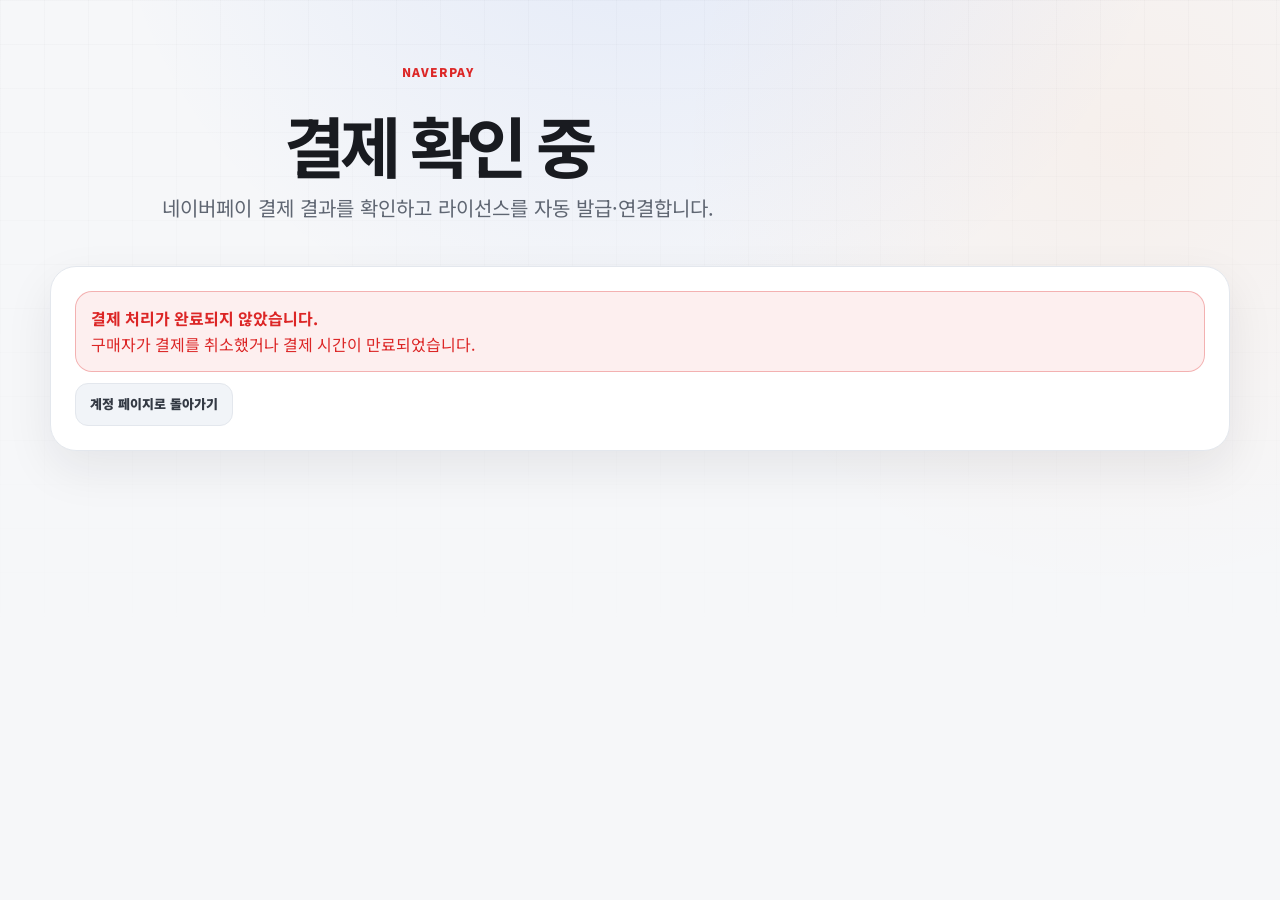
<file: naverpay-return.html>
<!doctype html>
<html lang="ko">
<head>
  <meta charset="utf-8" />
  <meta name="viewport" content="width=device-width, initial-scale=1" />
  <title>MIO 네이버페이 결제 확인 페이지 이동</title>
  <meta name="theme-color" content="#f6f7f9" />
  <link rel="canonical" href="./naverpay-return/" />
  <meta http-equiv="refresh" content="0; url=./naverpay-return/" />
  <link rel="icon" href="assets/mio-cat.png" />
  <script src="assets/mio-theme.js"></script>
  <link rel="stylesheet" href="assets/mio-home.css?v=20260611-light" />
</head>
<body>
  <header class="wrap site-top">
    <nav class="nav" aria-label="주요 메뉴">
      <a class="brand" href="./" aria-label="MIO 홈"><img src="assets/mio-cat.png" alt="" /><span>MIO<small>Multi Insurance Optimizer</small></span></a>
      <div class="top-links"><a class="pill" href="./">홈</a><a class="pill" href="./account/">계정</a><a class="pill active" href="./purchase/">구매</a><a class="pill" href="./terms/">이용약관</a><a class="pill" href="./privacy/">개인정보처리방침</a><button class="theme-toggle" type="button" data-theme-toggle aria-label="테마 전환" title="테마 전환"><span class="theme-toggle-sun" aria-hidden="true">☀</span><span class="theme-toggle-moon" aria-hidden="true">☾</span></button></div>
    </nav>
  </header>
  <main class="wrap">
    <section class="account-hero">
      <span class="badge">NaverPay</span>
      <h1>결제 확인 페이지로 이동합니다</h1>
      <p class="lead">자동으로 이동하지 않으면 아래 버튼을 눌러 주세요.</p>
      <p><a id="fallback-link" class="button primary" href="./naverpay-return/">결제 확인 열기</a></p>
    </section>
  </main>
  <footer class="wrap site-footer">
    <div class="footer-line">
      <div class="business-footer" aria-label="사업자 정보">
        <span><strong>상호</strong> 람블루</span>
        <span><strong>대표자</strong> 배동건</span>
        <span><strong>사업자등록번호</strong> 725-18-02418 · <strong>통신판매업신고번호</strong> 2026-서울관악-0941</span>
        <span><strong>사업장소재지</strong> 서울특별시 관악구 서림길 82 (삼양) 505호</span>
        <span><strong>업태/업종</strong> 정보통신업 / 응용 소프트웨어 개발 및 공급업</span>
        <span><strong>전화번호</strong> 010-3236-2599</span>
        <span><strong>문의</strong> <a href="mailto:support@mio.ai.kr">support@mio.ai.kr</a> · <a href="https://www.ftc.go.kr/bizCommPop.do?wrkr_no=7251802418" target="_blank" rel="noopener">사업자정보확인</a></span>
      </div>
    </div>
  </footer>
  <script>
    (function () {
      var destination = new URL("./naverpay-return/", window.location.href);
      destination.search = window.location.search;
      destination.hash = window.location.hash;
      document.getElementById("fallback-link").href = destination.toString();
      window.location.replace(destination.toString());
    }());
  </script>
</body>
</html>
</file>
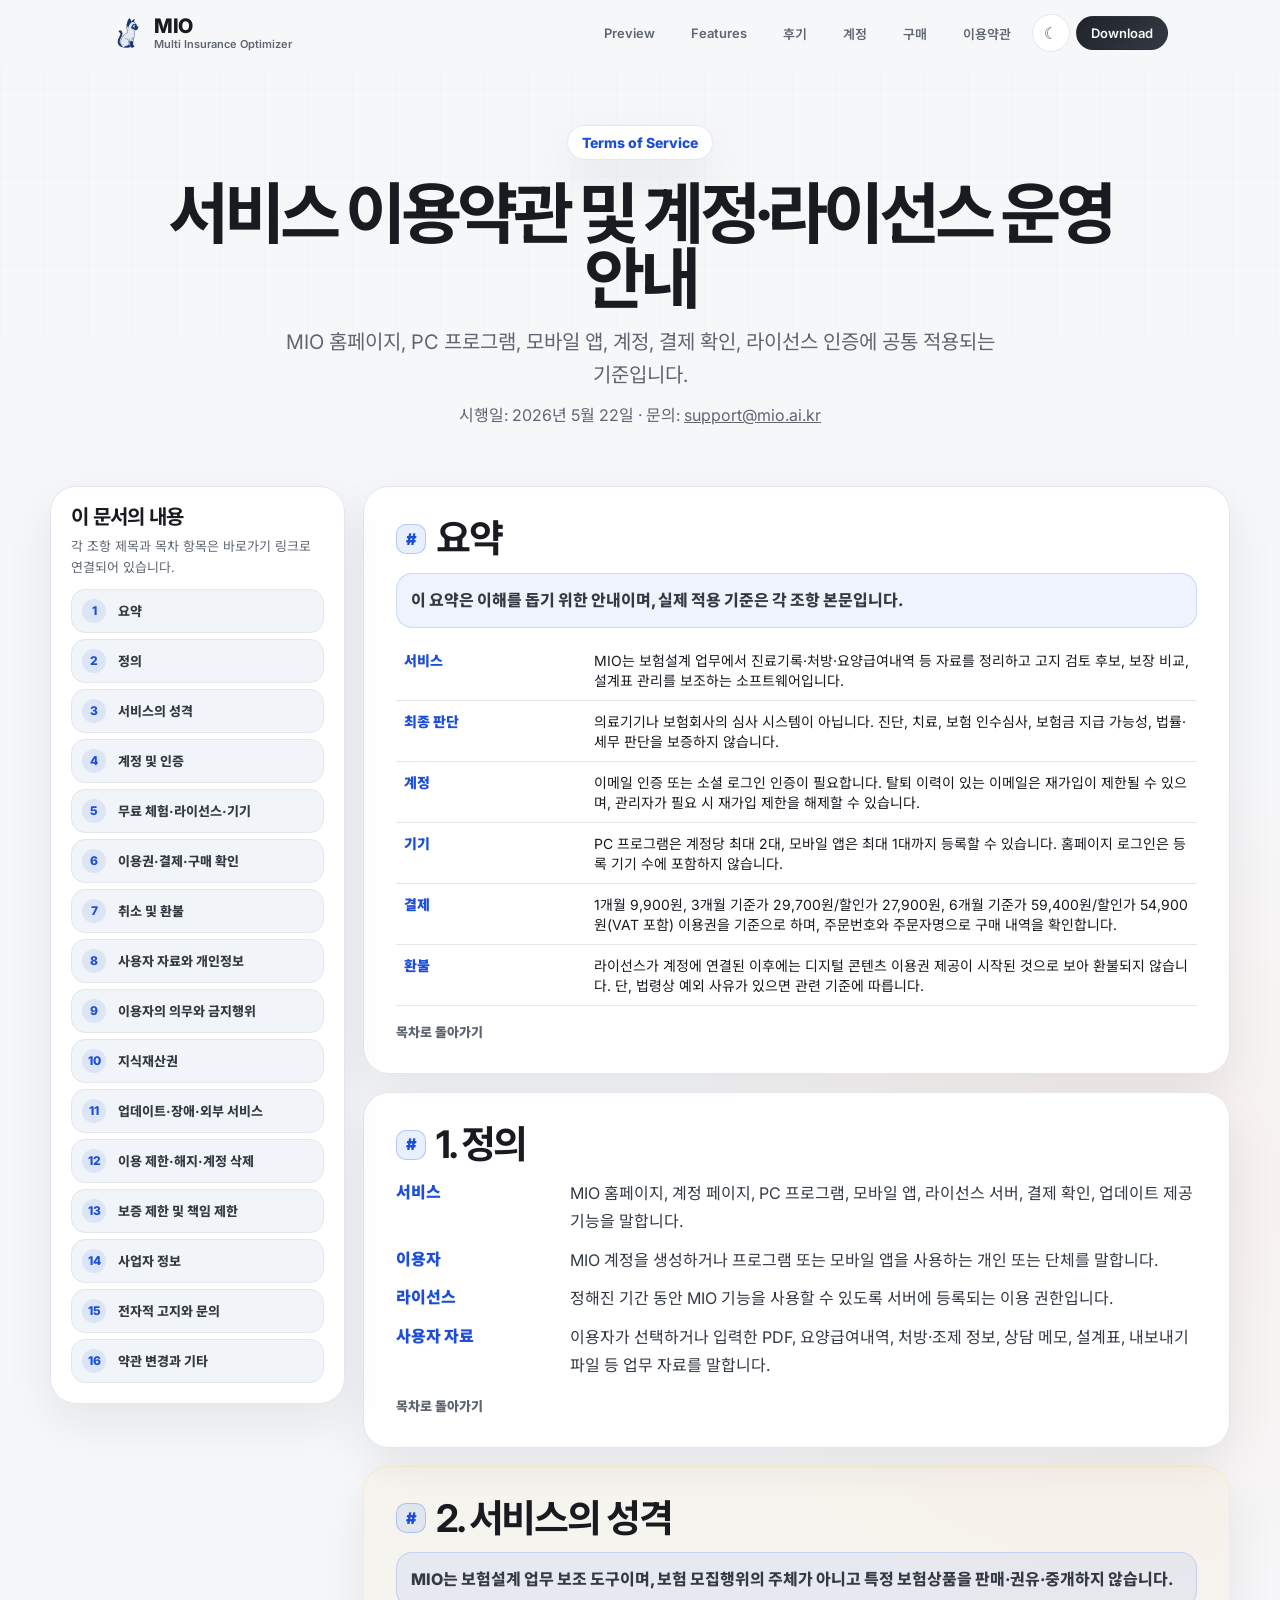
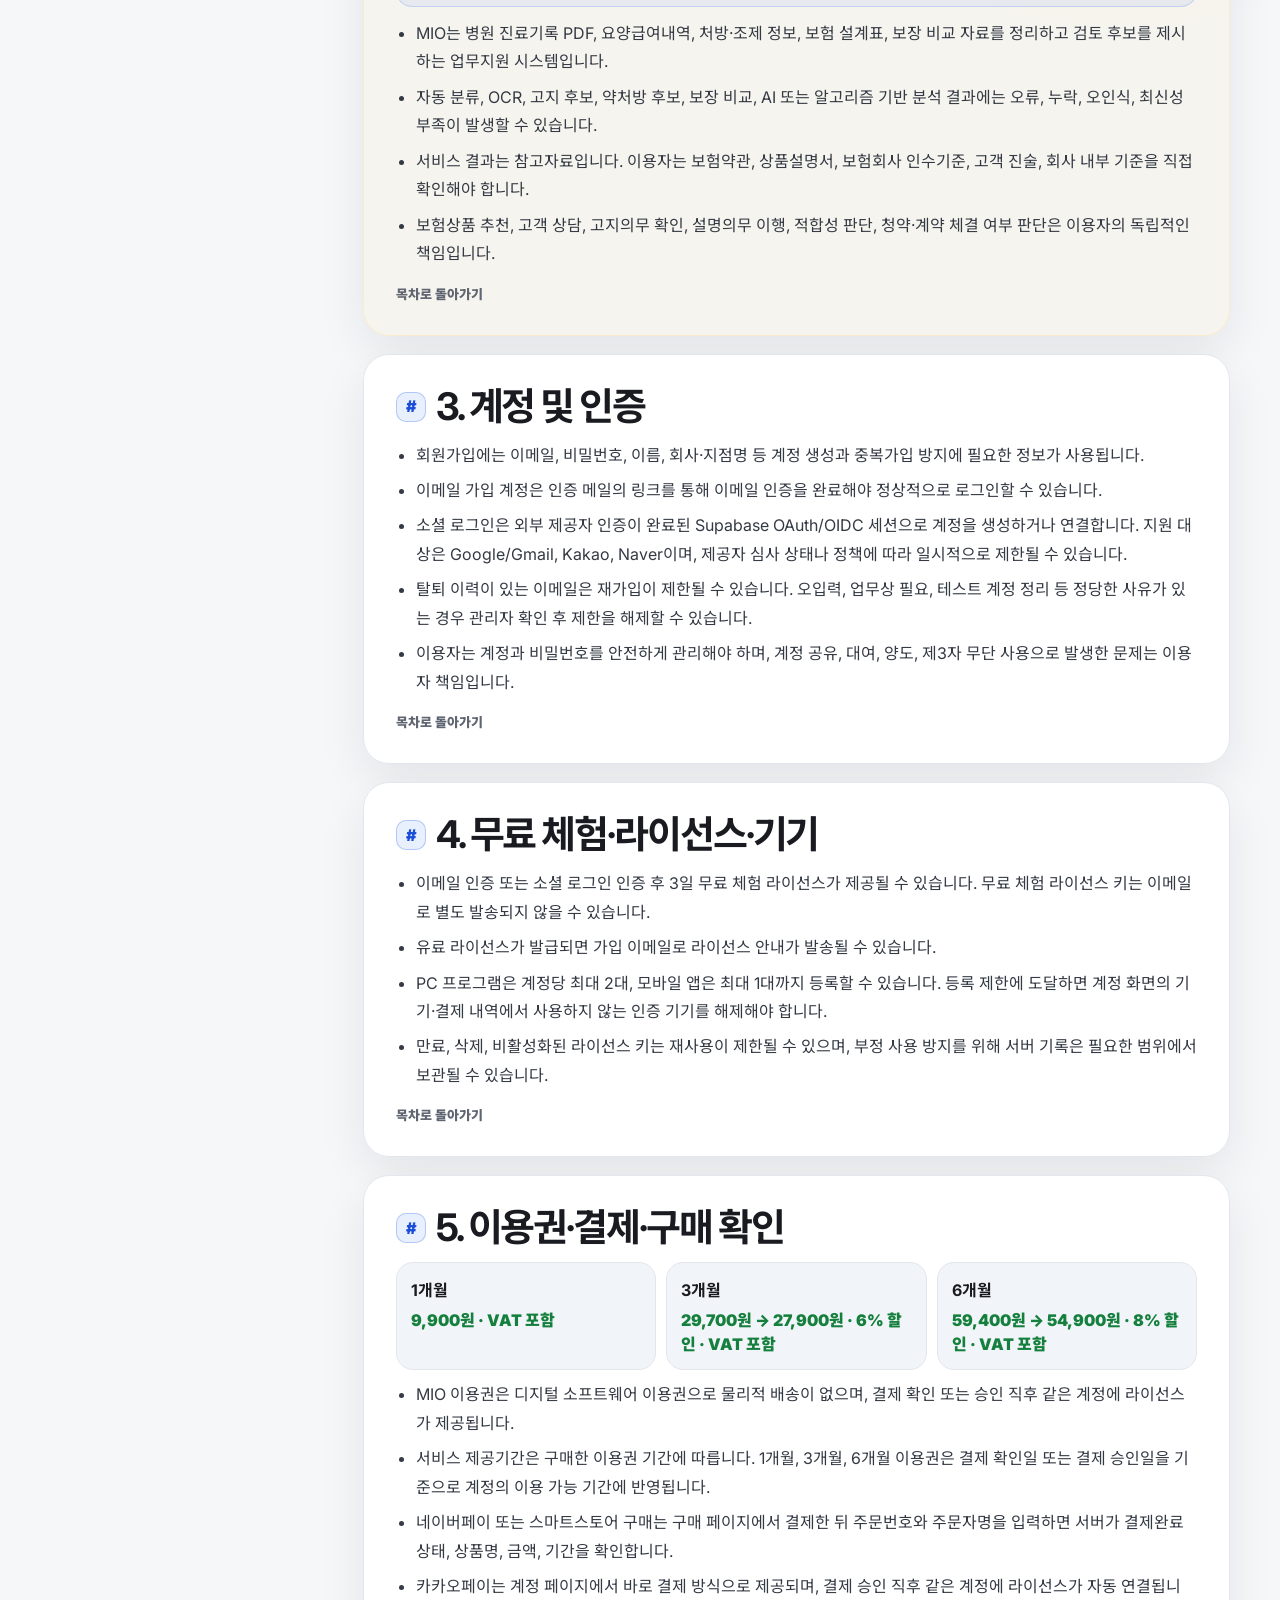
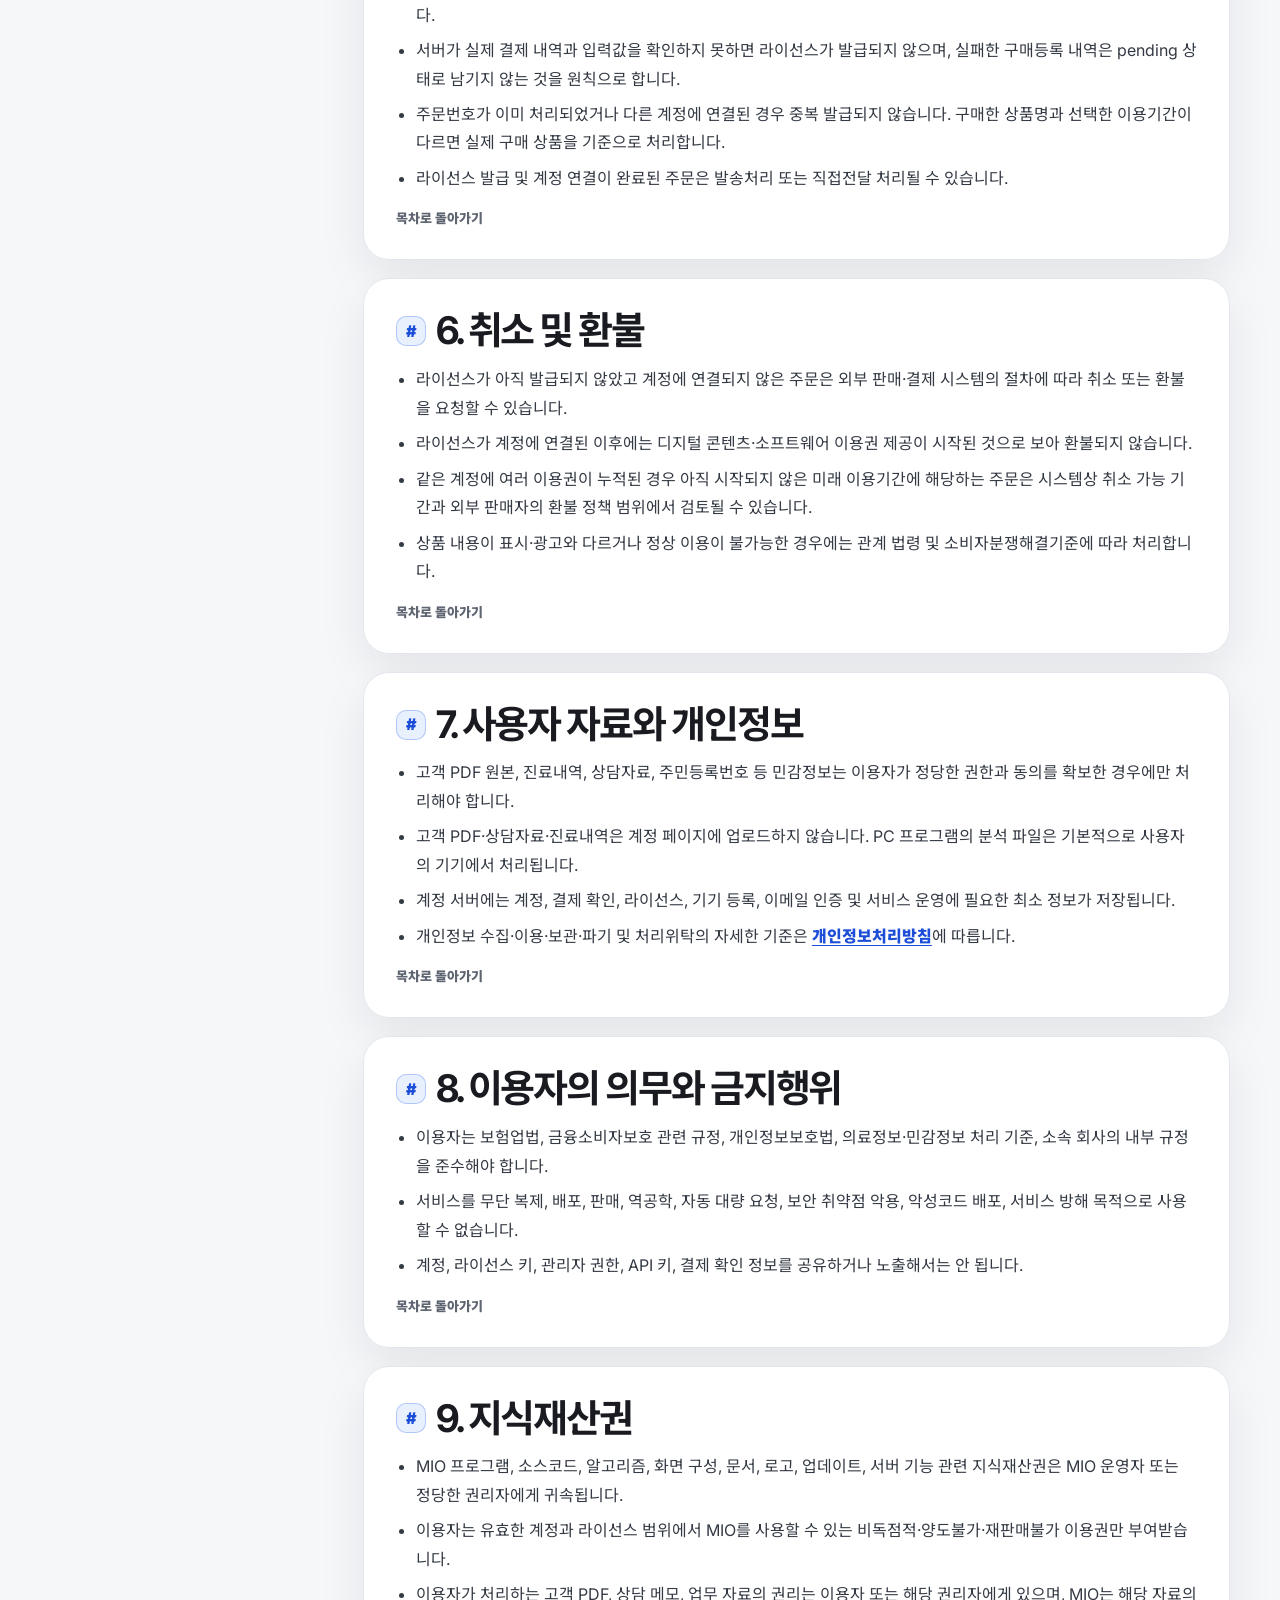
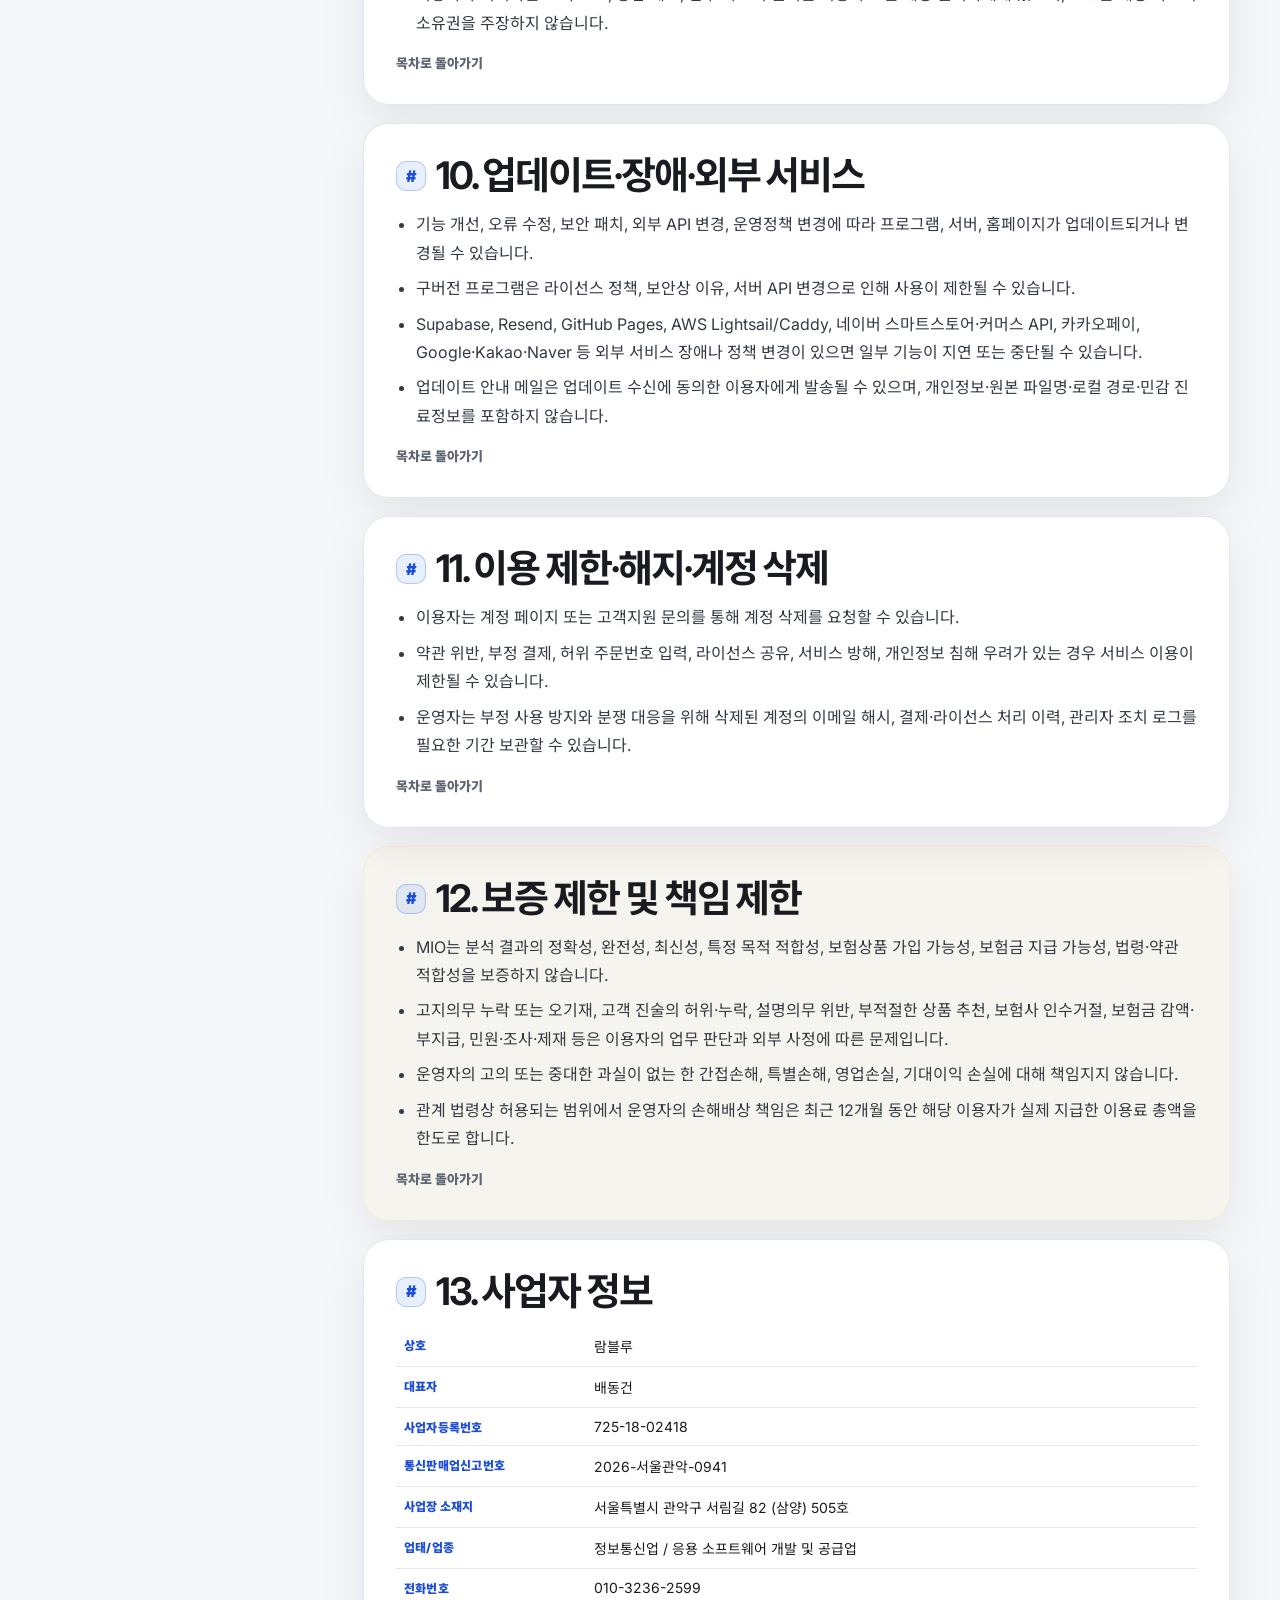
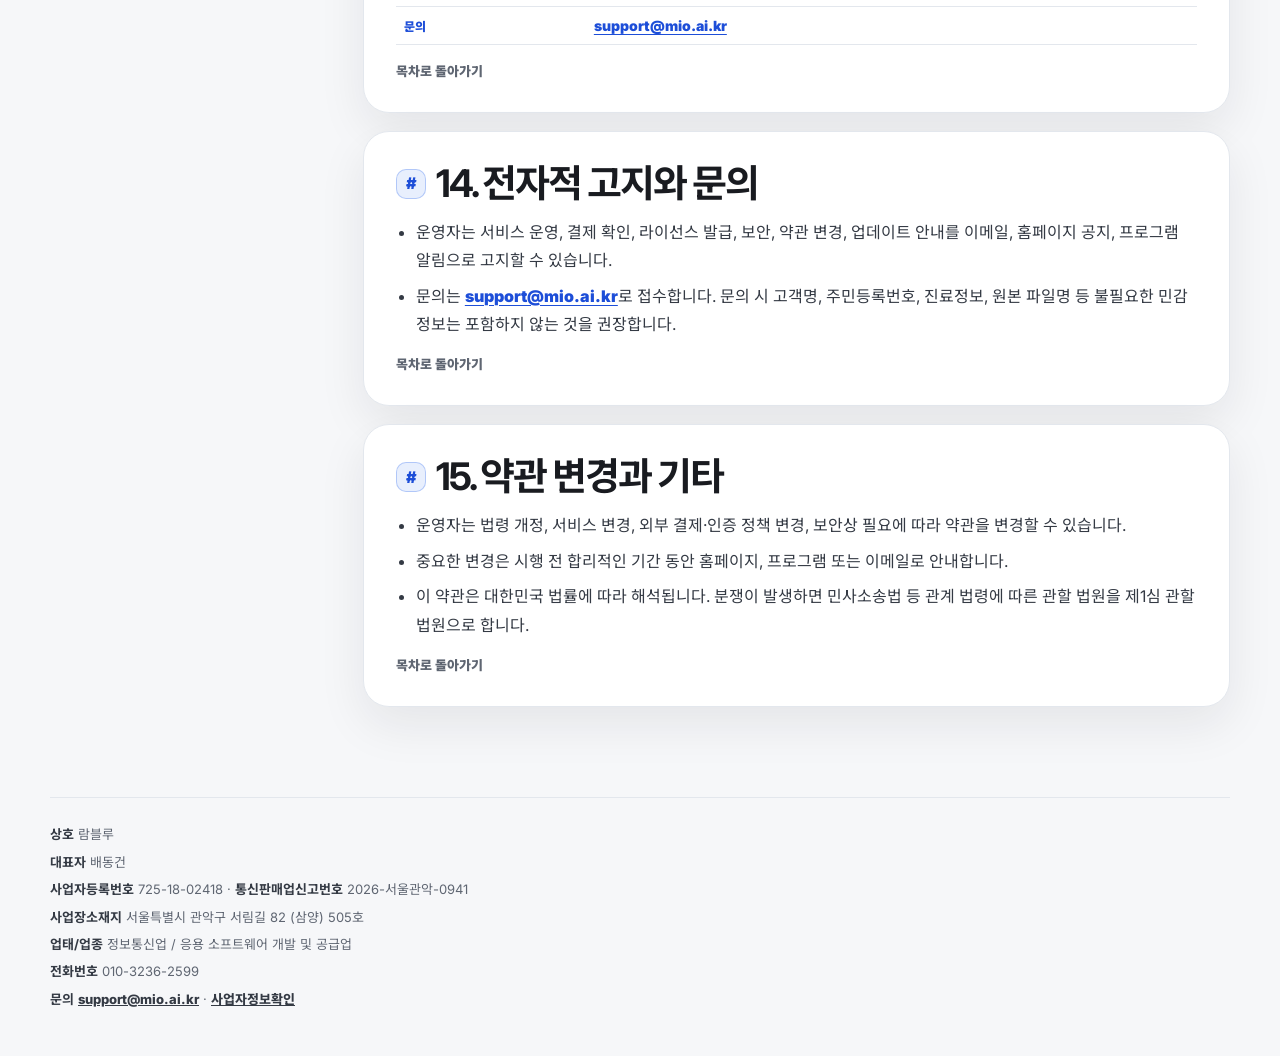
<file: terms.html>
<!doctype html>
<html lang="ko">
<head>
  <meta charset="utf-8" />
  <meta name="viewport" content="width=device-width, initial-scale=1" />
  <title>MIO 이용약관 페이지 이동</title>
  <meta name="theme-color" content="#f6f7f9" />
  <link rel="canonical" href="./terms/" />
  <meta http-equiv="refresh" content="0; url=./terms/" />
  <link rel="icon" href="assets/mio-cat.png" />
  <link rel="preconnect" href="https://fonts.googleapis.com">
  <link rel="preconnect" href="https://fonts.gstatic.com" crossorigin>
  <link href="https://fonts.googleapis.com/css2?family=Inter:wght@400;500;600;700;800;900&family=Noto+Sans+KR:wght@400;500;600;700;800;900&display=swap" rel="stylesheet">
  <script src="assets/mio-theme.js"></script>
  <link rel="stylesheet" href="assets/mio-home.css?v=20260611-light" />
</head>
<body>
  <div class="nav-shell" id="navShell">
    <nav class="nav wrap" aria-label="주요 메뉴">
      <a class="brand" href="./" aria-label="MIO 홈">
        <img src="assets/mio-cat.png" alt="MIO 아이콘" />
        <div><b>MIO</b><small>Multi Insurance Optimizer</small></div>
      </a>
      <a class="pill" href="./#preview">Preview</a>
      <a class="pill" href="./#features">Features</a>
      <a class="pill" href="./#reviews">후기</a>
      <a class="pill" href="./account/">계정</a>
      <a class="pill" href="./purchase/">구매</a>
      <a class="pill active" href="./terms/">이용약관</a>
      <button class="theme-toggle" type="button" data-theme-toggle aria-label="테마 전환" title="테마 전환"><span class="theme-toggle-sun" aria-hidden="true">☀</span><span class="theme-toggle-moon" aria-hidden="true">☾</span></button>
      <a class="pill cta" href="./#download">Download</a>
    </nav>
  </div>
  <main class="wrap">
    <section class="account-hero">
      <span class="badge">Terms of Service</span>
      <h1>이용약관 페이지로 이동합니다</h1>
      <p class="lead">자동으로 이동하지 않으면 아래 버튼을 눌러 주세요.</p>
      <p><a id="fallback-link" class="button primary" href="./terms/">이용약관 열기</a></p>
    </section>
  </main>
  <footer class="wrap site-footer">
    <div class="footer-line">
      <div class="business-footer" aria-label="사업자 정보">
        <span><strong>상호</strong> 람블루</span>
        <span><strong>대표자</strong> 배동건</span>
        <span><strong>사업자등록번호</strong> 725-18-02418 · <strong>통신판매업신고번호</strong> 2026-서울관악-0941</span>
        <span><strong>사업장소재지</strong> 서울특별시 관악구 서림길 82 (삼양) 505호</span>
        <span><strong>업태/업종</strong> 정보통신업 / 응용 소프트웨어 개발 및 공급업</span>
        <span><strong>전화번호</strong> 010-3236-2599</span>
        <span><strong>문의</strong> <a href="mailto:support@mio.ai.kr">support@mio.ai.kr</a> · <a href="https://www.ftc.go.kr/bizCommPop.do?wrkr_no=7251802418" target="_blank" rel="noopener">사업자정보확인</a></span>
      </div>
    </div>
  </footer>
  <script>
    (function () {
      var destination = new URL("./terms/", window.location.href);
      destination.search = window.location.search;
      destination.hash = window.location.hash;
      document.getElementById("fallback-link").href = destination.toString();
      window.location.replace(destination.toString());
    }());
  </script>
</body>
</html>
</file>
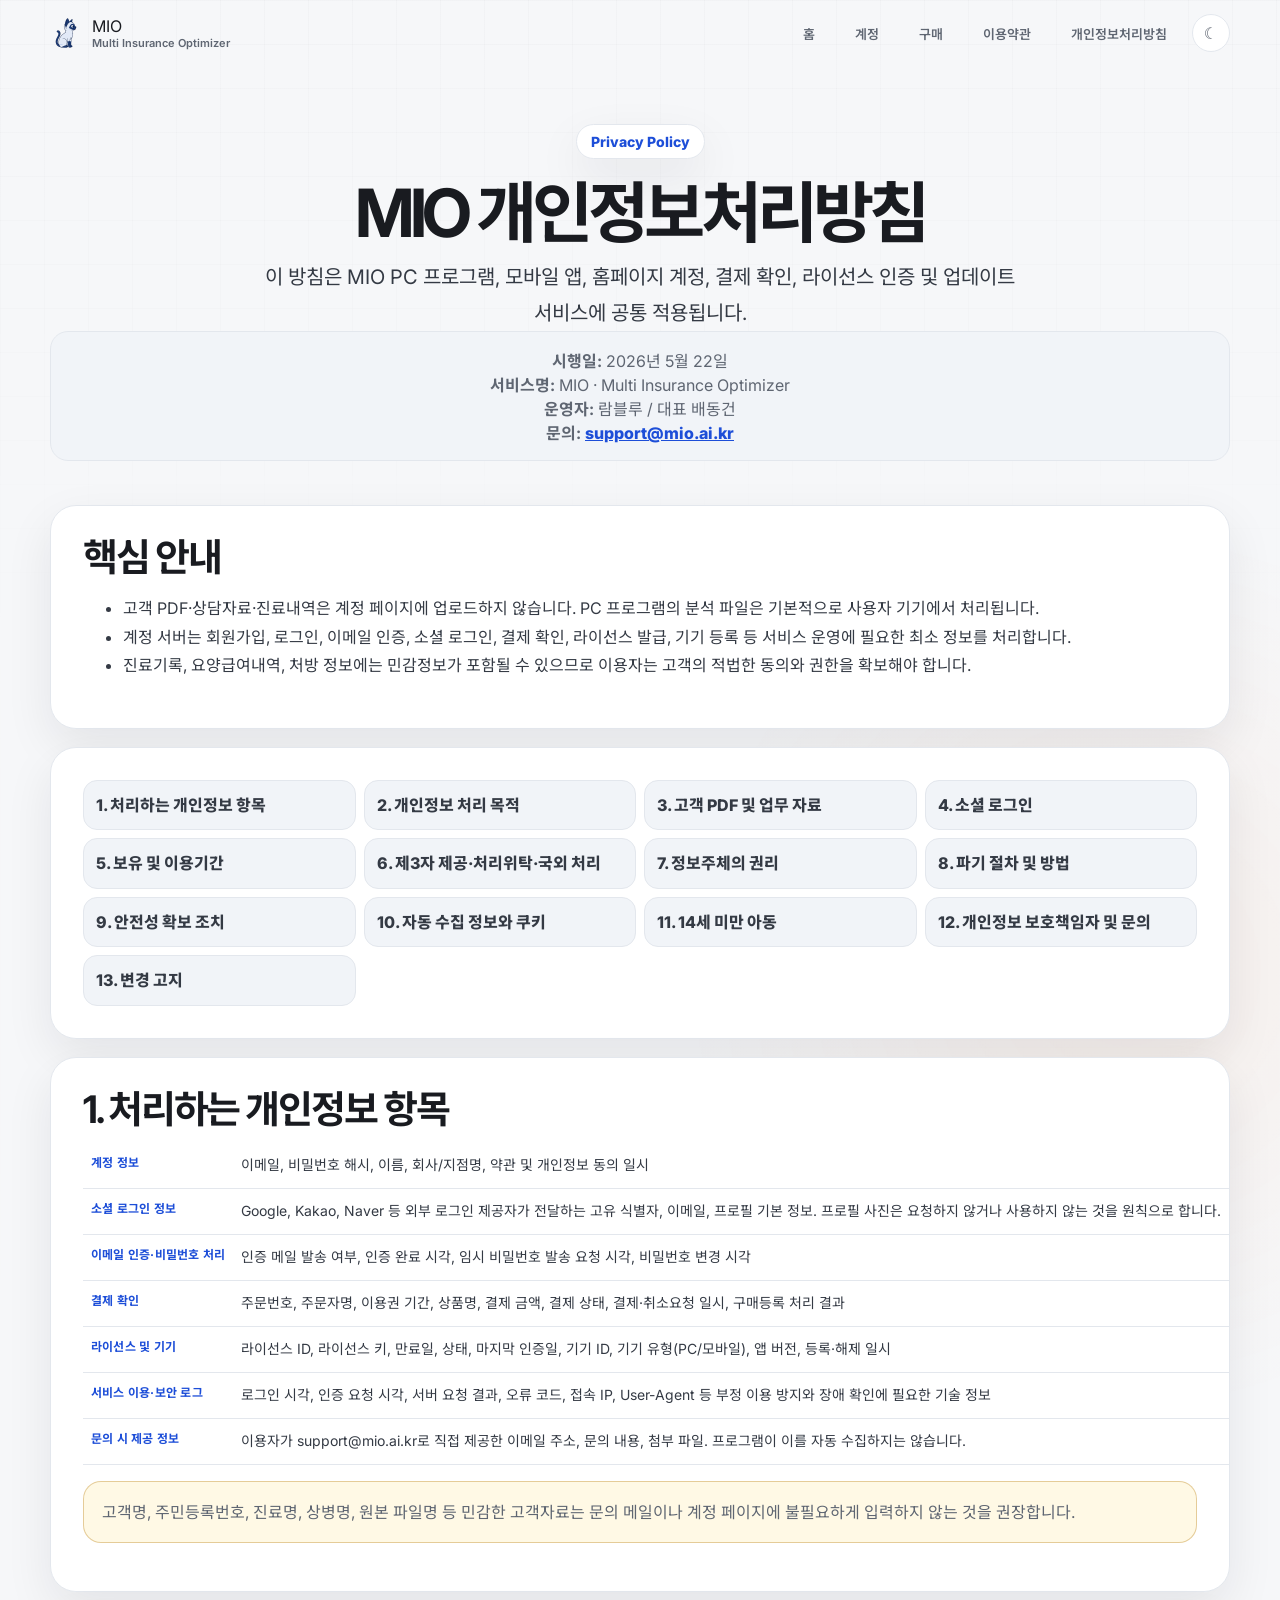
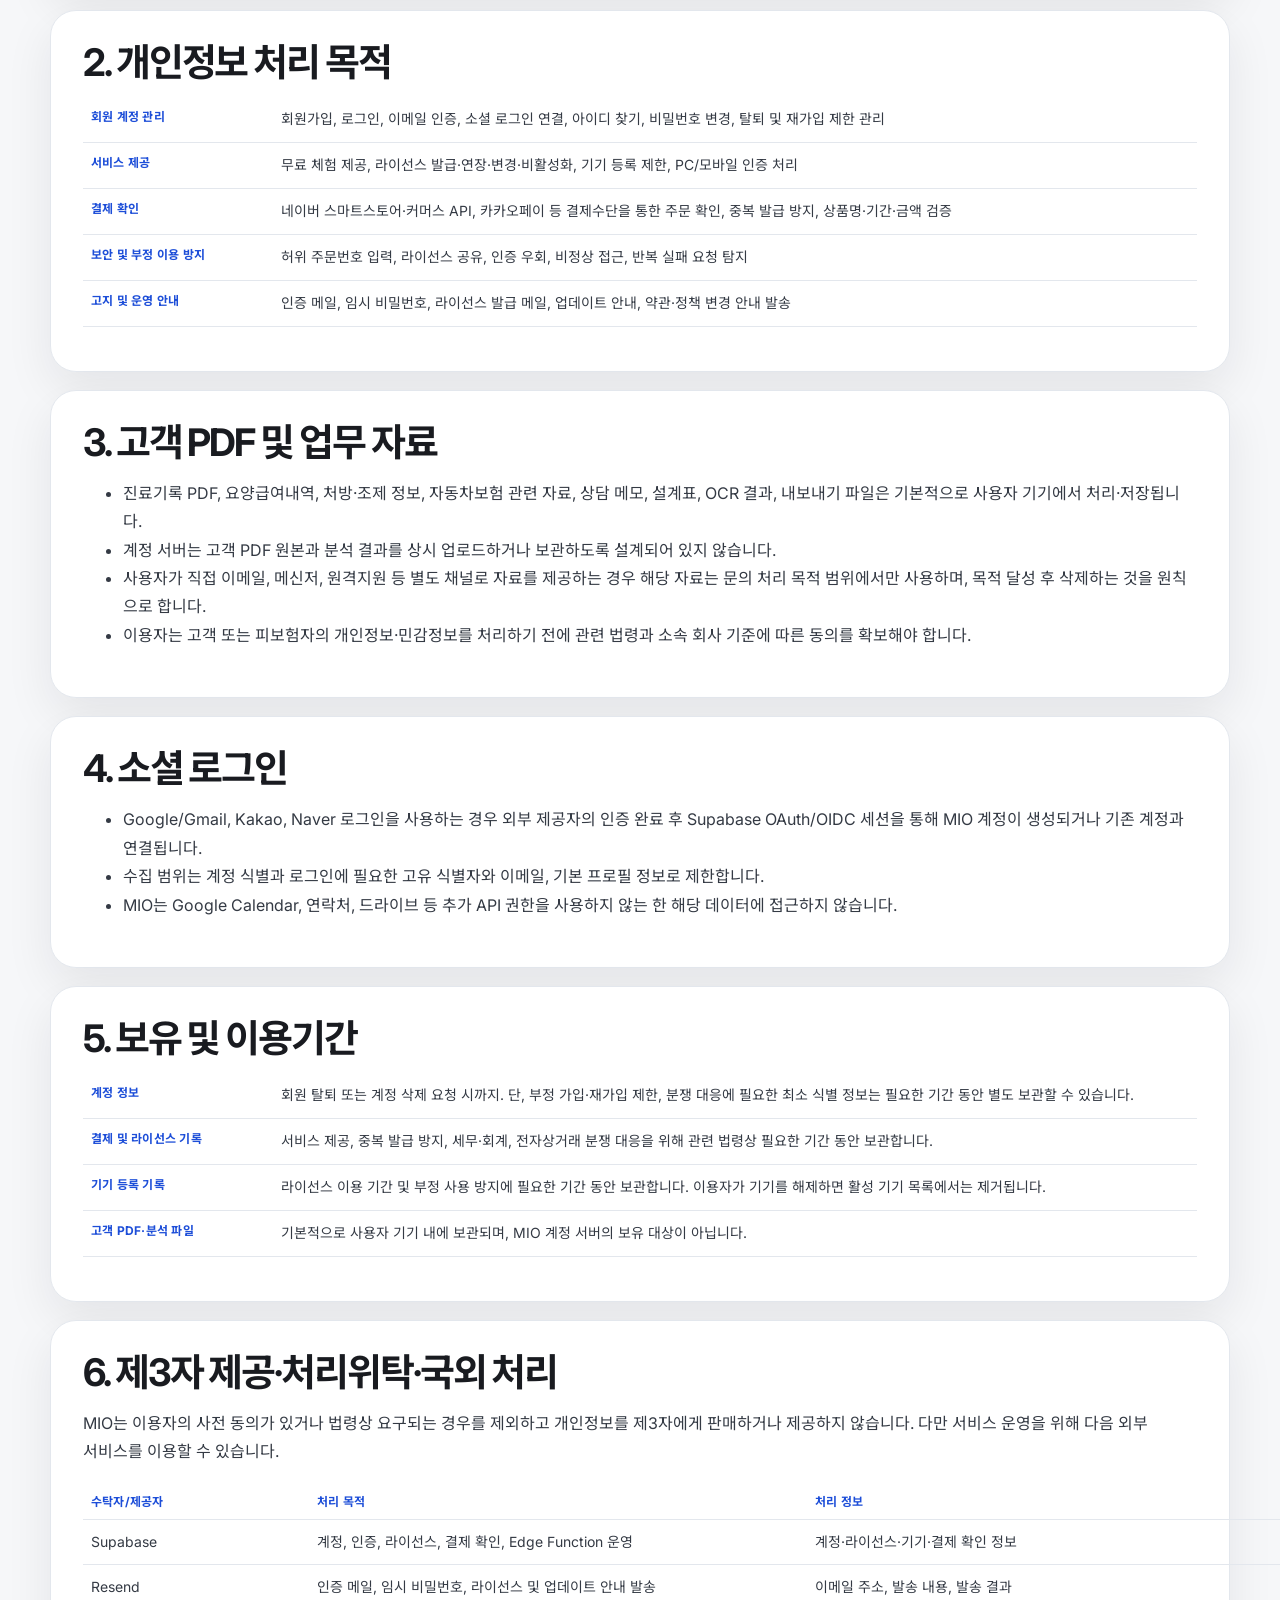
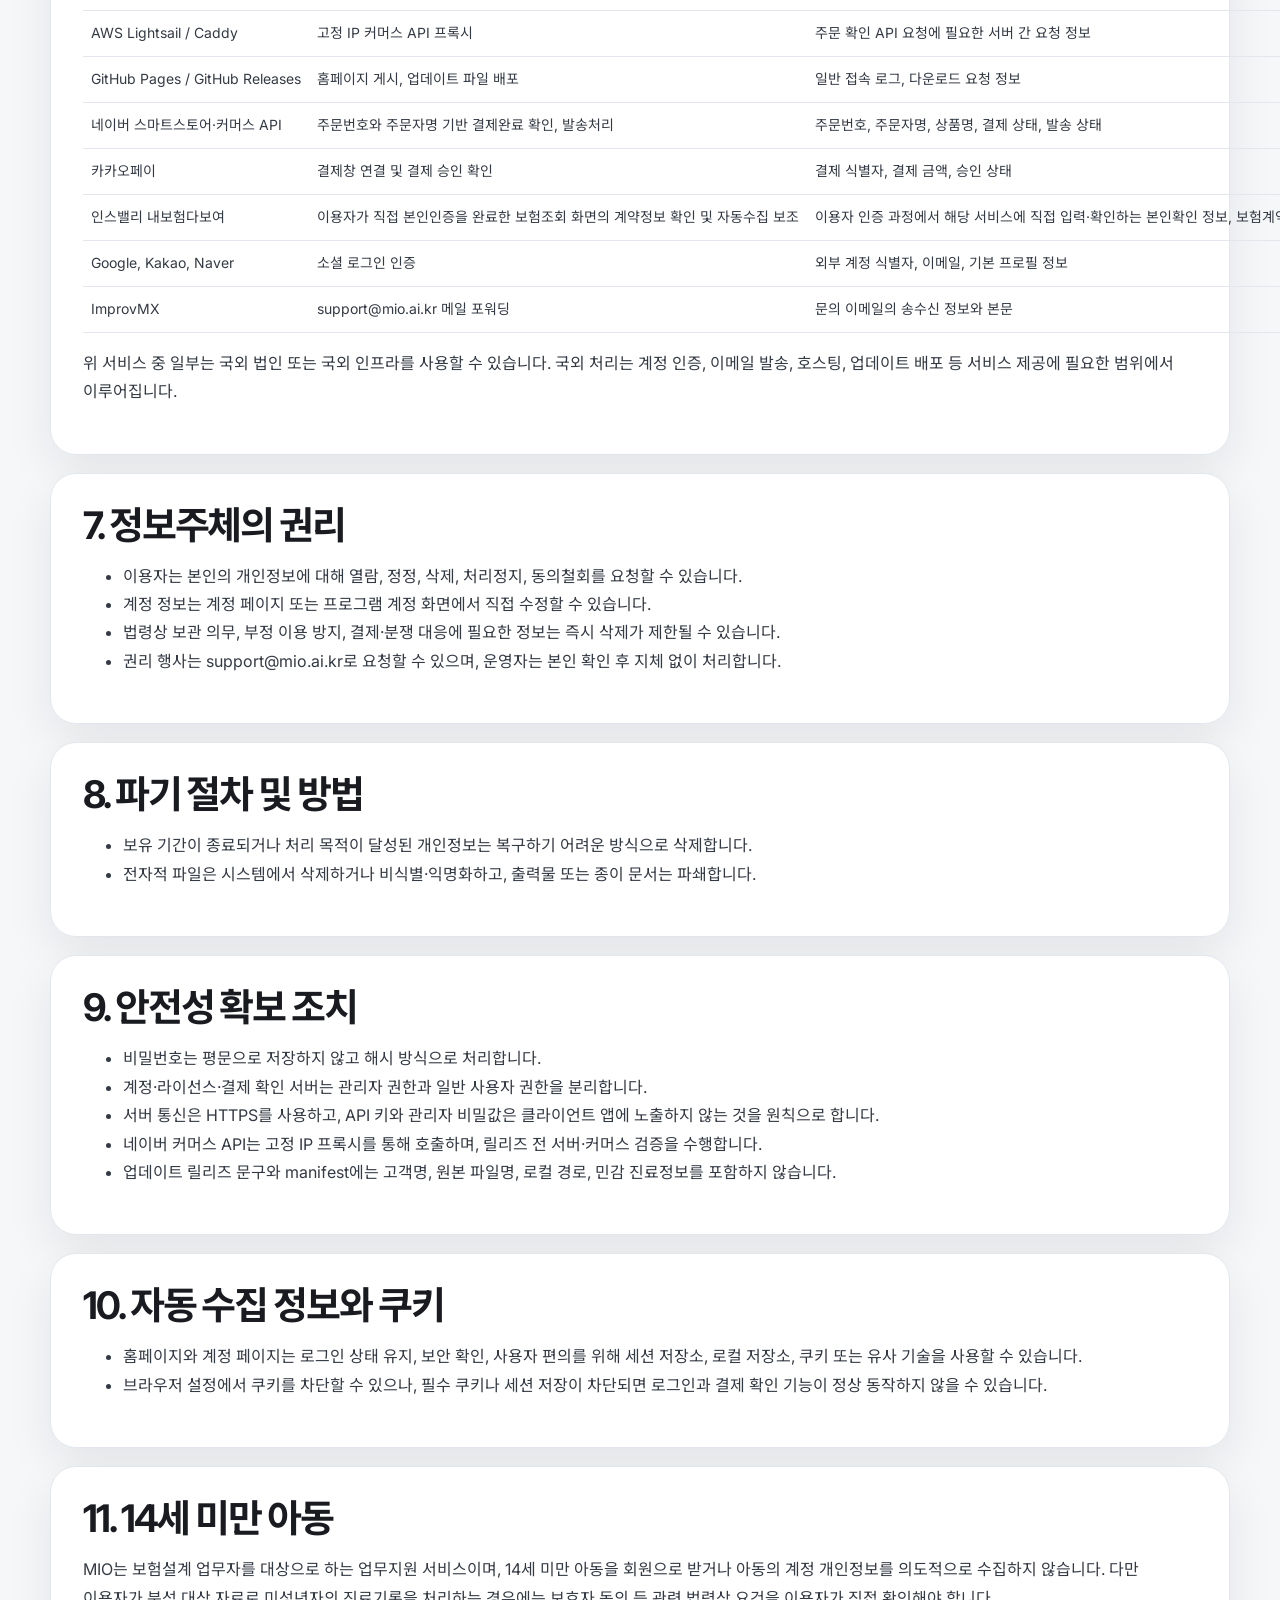
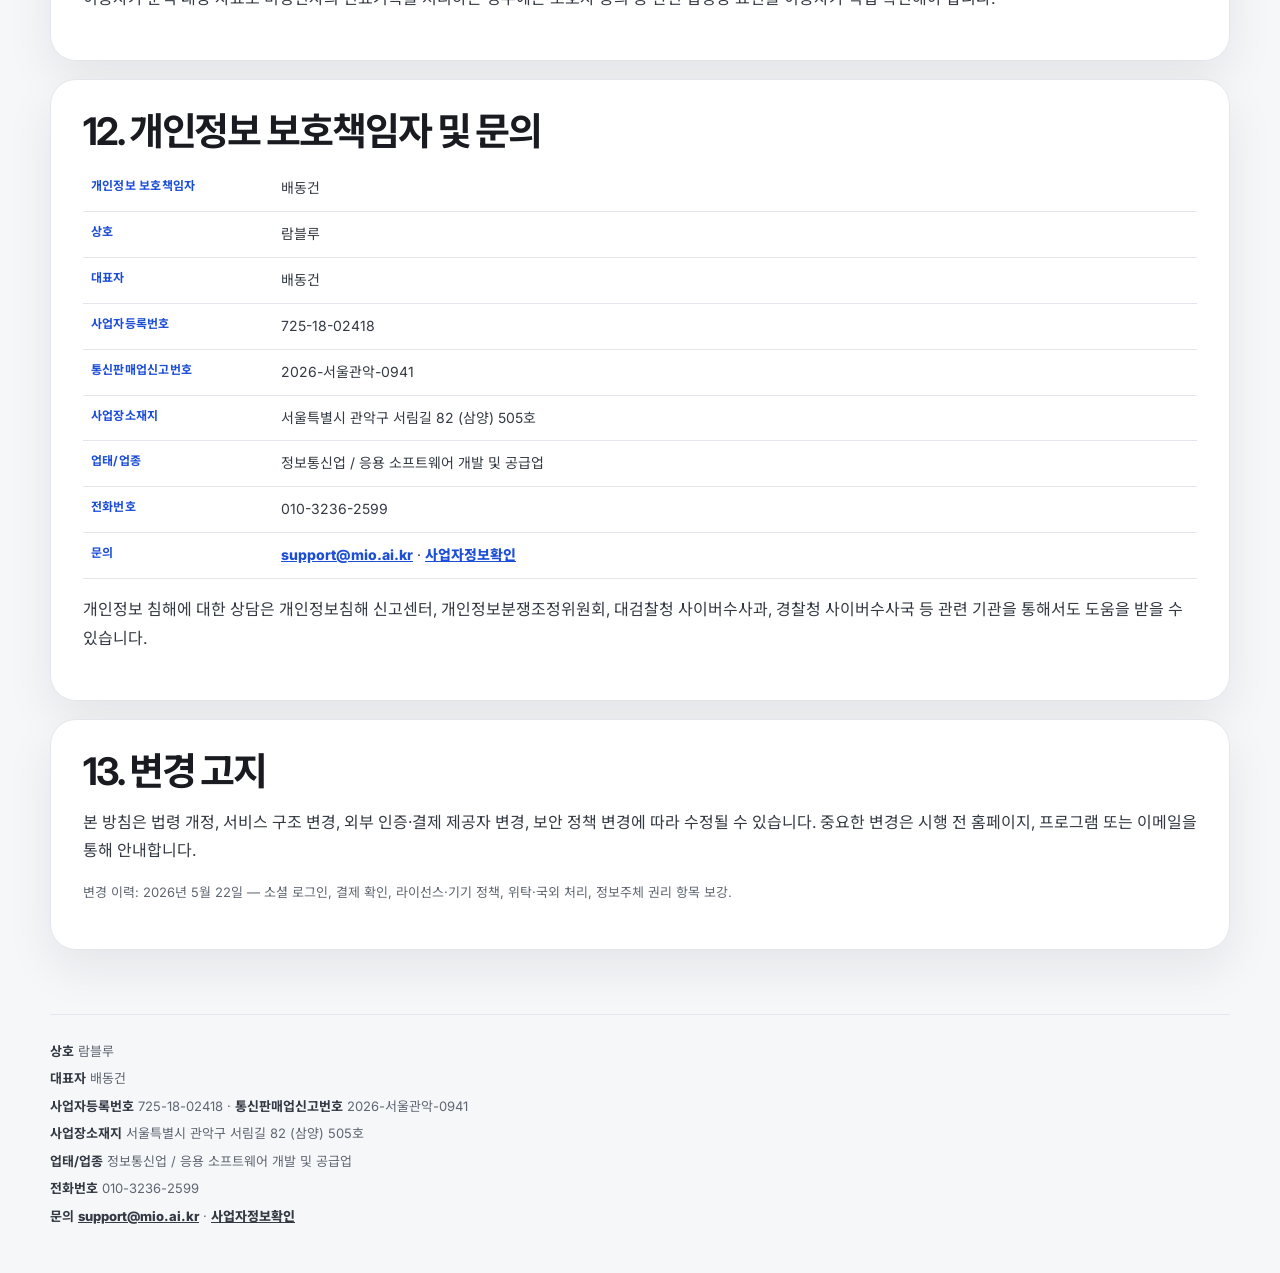
<file: play_store/mio_android_privacy_policy.html>
<!doctype html>
<html lang="ko">
<head>
  <meta charset="utf-8" />
  <meta name="viewport" content="width=device-width, initial-scale=1" />
  <title>MIO 개인정보처리방침 | Multi Insurance Optimizer</title>
  <meta name="description" content="MIO 프로그램, 모바일 앱, 홈페이지 계정 및 라이선스 서비스 개인정보처리방침" />
  <meta name="theme-color" content="#f6f7f9" />
  <link rel="icon" href="../assets/mio-cat.png" />
  <link rel="preconnect" href="https://fonts.googleapis.com">
  <link rel="preconnect" href="https://fonts.gstatic.com" crossorigin>
  <link href="https://fonts.googleapis.com/css2?family=Inter:wght@400;500;600;700;800;900&family=Noto+Sans+KR:wght@400;500;600;700;800;900&display=swap" rel="stylesheet">
  <script src="../assets/mio-theme.js"></script>
  <link rel="stylesheet" href="../assets/mio-home.css?v=20260611-light" />
  <style>
    .privacy-main { padding-bottom: 28px; }
    .privacy-main > section:not(.account-hero),
    .privacy-main > nav {
      border: 1px solid var(--line);
      border-radius: 26px;
      background: var(--panel);
      box-shadow: var(--shadow);
      padding: clamp(20px, 3vw, 32px);
      margin: 18px 0;
    }
    .privacy-main h2 { margin: 0 0 14px; color: var(--ink); }
    .privacy-main p,
    .privacy-main li,
    .privacy-main td { color: var(--soft); line-height: 1.78; }
    .privacy-main a { color: var(--blue2); font-weight: 800; }
    .privacy-main .note {
      border: 1px solid var(--line);
      background: var(--panel2);
      border-radius: 18px;
      padding: 16px 18px;
      color: var(--muted);
    }
    .privacy-main .summary { background: rgba(37, 99, 235, .06); }
    .privacy-main .toc {
      display: grid;
      grid-template-columns: repeat(auto-fit, minmax(220px, 1fr));
      gap: 8px;
      margin: 0;
      padding: 0;
      list-style: none;
    }
    .privacy-main .toc a {
      display: block;
      min-height: 44px;
      border: 1px solid var(--line);
      border-radius: 14px;
      padding: 10px 12px;
      text-decoration: none;
      background: var(--panel2);
      color: var(--soft);
      font-weight: 800;
    }
    .privacy-main table { width: 100%; border-collapse: collapse; margin: 12px 0; }
    .privacy-main th,
    .privacy-main td {
      border-bottom: 1px solid var(--line);
      padding: 10px 8px;
      text-align: left;
      vertical-align: top;
    }
    .privacy-main th { color: var(--blue2); width: 190px; }
    .privacy-main .warning {
      border-color: rgba(180, 120, 10, .35);
      background: rgba(255, 193, 7, .10);
    }
    .privacy-main .small { color: var(--muted); font-size: 13px; }
  </style>
</head>
<body>
  <header class="wrap site-top">
    <nav class="nav" aria-label="주요 메뉴">
      <a class="brand" href="../" aria-label="MIO 홈"><img src="../assets/mio-cat.png" alt="" /><span>MIO<small>Multi Insurance Optimizer</small></span></a>
      <div class="top-links"><a class="pill" href="../">홈</a><a class="pill" href="../account/">계정</a><a class="pill" href="../purchase/">구매</a><a class="pill" href="../terms/">이용약관</a><a class="pill active" href="../privacy/">개인정보처리방침</a><button class="theme-toggle" type="button" data-theme-toggle aria-label="테마 전환" title="테마 전환"><span class="theme-toggle-sun" aria-hidden="true">☀</span><span class="theme-toggle-moon" aria-hidden="true">☾</span></button></div>
    </nav>
  </header>
<main class="wrap privacy-main">
  <section class="account-hero"><span class="badge">Privacy Policy</span><h1>MIO 개인정보처리방침</h1><p class="lead">이 방침은 MIO PC 프로그램, 모바일 앱, 홈페이지 계정, 결제 확인, 라이선스 인증 및 업데이트 서비스에 공통 적용됩니다.</p><div class="note"><strong>시행일:</strong> 2026년 5월 22일<br><strong>서비스명:</strong> MIO · Multi Insurance Optimizer<br><strong>운영자:</strong> 람블루 / 대표 배동건<br><strong>문의:</strong> <a href="mailto:support@mio.ai.kr">support@mio.ai.kr</a></div></section>
  <section class="summary"><h2>핵심 안내</h2><ul><li>고객 PDF·상담자료·진료내역은 계정 페이지에 업로드하지 않습니다. PC 프로그램의 분석 파일은 기본적으로 사용자 기기에서 처리됩니다.</li><li>계정 서버는 회원가입, 로그인, 이메일 인증, 소셜 로그인, 결제 확인, 라이선스 발급, 기기 등록 등 서비스 운영에 필요한 최소 정보를 처리합니다.</li><li>진료기록, 요양급여내역, 처방 정보에는 민감정보가 포함될 수 있으므로 이용자는 고객의 적법한 동의와 권한을 확보해야 합니다.</li></ul></section>
  <nav aria-label="개인정보처리방침 목차"><ul class="toc"><li><a href="#items">1. 처리하는 개인정보 항목</a></li><li><a href="#purpose">2. 개인정보 처리 목적</a></li><li><a href="#local-data">3. 고객 PDF 및 업무 자료</a></li><li><a href="#social-login">4. 소셜 로그인</a></li><li><a href="#retention">5. 보유 및 이용기간</a></li><li><a href="#third-party">6. 제3자 제공·처리위탁·국외 처리</a></li><li><a href="#rights">7. 정보주체의 권리</a></li><li><a href="#destruction">8. 파기 절차 및 방법</a></li><li><a href="#security">9. 안전성 확보 조치</a></li><li><a href="#cookies">10. 자동 수집 정보와 쿠키</a></li><li><a href="#children">11. 14세 미만 아동</a></li><li><a href="#contact">12. 개인정보 보호책임자 및 문의</a></li><li><a href="#changes">13. 변경 고지</a></li></ul></nav>
  <section id="items"><h2>1. 처리하는 개인정보 항목</h2><table><tbody><tr><th>계정 정보</th><td>이메일, 비밀번호 해시, 이름, 회사/지점명, 약관 및 개인정보 동의 일시</td></tr><tr><th>소셜 로그인 정보</th><td>Google, Kakao, Naver 등 외부 로그인 제공자가 전달하는 고유 식별자, 이메일, 프로필 기본 정보. 프로필 사진은 요청하지 않거나 사용하지 않는 것을 원칙으로 합니다.</td></tr><tr><th>이메일 인증·비밀번호 처리</th><td>인증 메일 발송 여부, 인증 완료 시각, 임시 비밀번호 발송 요청 시각, 비밀번호 변경 시각</td></tr><tr><th>결제 확인</th><td>주문번호, 주문자명, 이용권 기간, 상품명, 결제 금액, 결제 상태, 결제·취소요청 일시, 구매등록 처리 결과</td></tr><tr><th>라이선스 및 기기</th><td>라이선스 ID, 라이선스 키, 만료일, 상태, 마지막 인증일, 기기 ID, 기기 유형(PC/모바일), 앱 버전, 등록·해제 일시</td></tr><tr><th>서비스 이용·보안 로그</th><td>로그인 시각, 인증 요청 시각, 서버 요청 결과, 오류 코드, 접속 IP, User-Agent 등 부정 이용 방지와 장애 확인에 필요한 기술 정보</td></tr><tr><th>문의 시 제공 정보</th><td>이용자가 support@mio.ai.kr로 직접 제공한 이메일 주소, 문의 내용, 첨부 파일. 프로그램이 이를 자동 수집하지는 않습니다.</td></tr></tbody></table><p class="note warning">고객명, 주민등록번호, 진료명, 상병명, 원본 파일명 등 민감한 고객자료는 문의 메일이나 계정 페이지에 불필요하게 입력하지 않는 것을 권장합니다.</p></section>
  <section id="purpose"><h2>2. 개인정보 처리 목적</h2><table><tbody><tr><th>회원 계정 관리</th><td>회원가입, 로그인, 이메일 인증, 소셜 로그인 연결, 아이디 찾기, 비밀번호 변경, 탈퇴 및 재가입 제한 관리</td></tr><tr><th>서비스 제공</th><td>무료 체험 제공, 라이선스 발급·연장·변경·비활성화, 기기 등록 제한, PC/모바일 인증 처리</td></tr><tr><th>결제 확인</th><td>네이버 스마트스토어·커머스 API, 카카오페이 등 결제수단을 통한 주문 확인, 중복 발급 방지, 상품명·기간·금액 검증</td></tr><tr><th>보안 및 부정 이용 방지</th><td>허위 주문번호 입력, 라이선스 공유, 인증 우회, 비정상 접근, 반복 실패 요청 탐지</td></tr><tr><th>고지 및 운영 안내</th><td>인증 메일, 임시 비밀번호, 라이선스 발급 메일, 업데이트 안내, 약관·정책 변경 안내 발송</td></tr></tbody></table></section>
  <section id="local-data"><h2>3. 고객 PDF 및 업무 자료</h2><ul><li>진료기록 PDF, 요양급여내역, 처방·조제 정보, 자동차보험 관련 자료, 상담 메모, 설계표, OCR 결과, 내보내기 파일은 기본적으로 사용자 기기에서 처리·저장됩니다.</li><li>계정 서버는 고객 PDF 원본과 분석 결과를 상시 업로드하거나 보관하도록 설계되어 있지 않습니다.</li><li>사용자가 직접 이메일, 메신저, 원격지원 등 별도 채널로 자료를 제공하는 경우 해당 자료는 문의 처리 목적 범위에서만 사용하며, 목적 달성 후 삭제하는 것을 원칙으로 합니다.</li><li>이용자는 고객 또는 피보험자의 개인정보·민감정보를 처리하기 전에 관련 법령과 소속 회사 기준에 따른 동의를 확보해야 합니다.</li></ul></section>
  <section id="social-login"><h2>4. 소셜 로그인</h2><ul><li>Google/Gmail, Kakao, Naver 로그인을 사용하는 경우 외부 제공자의 인증 완료 후 Supabase OAuth/OIDC 세션을 통해 MIO 계정이 생성되거나 기존 계정과 연결됩니다.</li><li>수집 범위는 계정 식별과 로그인에 필요한 고유 식별자와 이메일, 기본 프로필 정보로 제한합니다.</li><li>MIO는 Google Calendar, 연락처, 드라이브 등 추가 API 권한을 사용하지 않는 한 해당 데이터에 접근하지 않습니다.</li></ul></section>
  <section id="retention"><h2>5. 보유 및 이용기간</h2><table><tbody><tr><th>계정 정보</th><td>회원 탈퇴 또는 계정 삭제 요청 시까지. 단, 부정 가입·재가입 제한, 분쟁 대응에 필요한 최소 식별 정보는 필요한 기간 동안 별도 보관할 수 있습니다.</td></tr><tr><th>결제 및 라이선스 기록</th><td>서비스 제공, 중복 발급 방지, 세무·회계, 전자상거래 분쟁 대응을 위해 관련 법령상 필요한 기간 동안 보관합니다.</td></tr><tr><th>기기 등록 기록</th><td>라이선스 이용 기간 및 부정 사용 방지에 필요한 기간 동안 보관합니다. 이용자가 기기를 해제하면 활성 기기 목록에서는 제거됩니다.</td></tr><tr><th>고객 PDF·분석 파일</th><td>기본적으로 사용자 기기 내에 보관되며, MIO 계정 서버의 보유 대상이 아닙니다.</td></tr></tbody></table></section>
  <section id="third-party"><h2>6. 제3자 제공·처리위탁·국외 처리</h2><p>MIO는 이용자의 사전 동의가 있거나 법령상 요구되는 경우를 제외하고 개인정보를 제3자에게 판매하거나 제공하지 않습니다. 다만 서비스 운영을 위해 다음 외부 서비스를 이용할 수 있습니다.</p><table><thead><tr><th>수탁자/제공자</th><th>처리 목적</th><th>처리 정보</th></tr></thead><tbody><tr><td>Supabase</td><td>계정, 인증, 라이선스, 결제 확인, Edge Function 운영</td><td>계정·라이선스·기기·결제 확인 정보</td></tr><tr><td>Resend</td><td>인증 메일, 임시 비밀번호, 라이선스 및 업데이트 안내 발송</td><td>이메일 주소, 발송 내용, 발송 결과</td></tr><tr><td>AWS Lightsail / Caddy</td><td>고정 IP 커머스 API 프록시</td><td>주문 확인 API 요청에 필요한 서버 간 요청 정보</td></tr><tr><td>GitHub Pages / GitHub Releases</td><td>홈페이지 게시, 업데이트 파일 배포</td><td>일반 접속 로그, 다운로드 요청 정보</td></tr><tr><td>네이버 스마트스토어·커머스 API</td><td>주문번호와 주문자명 기반 결제완료 확인, 발송처리</td><td>주문번호, 주문자명, 상품명, 결제 상태, 발송 상태</td></tr><tr><td>카카오페이</td><td>결제창 연결 및 결제 승인 확인</td><td>결제 식별자, 결제 금액, 승인 상태</td></tr><tr><td>인스밸리 내보험다보여</td><td>이용자가 직접 본인인증을 완료한 보험조회 화면의 계약정보 확인 및 자동수집 보조</td><td>이용자 인증 과정에서 해당 서비스에 직접 입력·확인하는 본인확인 정보, 보험계약 조회 결과 화면의 보험사·상품명·계약일·보험료 등 계약 정보</td></tr><tr><td>Google, Kakao, Naver</td><td>소셜 로그인 인증</td><td>외부 계정 식별자, 이메일, 기본 프로필 정보</td></tr><tr><td>ImprovMX</td><td>support@mio.ai.kr 메일 포워딩</td><td>문의 이메일의 송수신 정보와 본문</td></tr></tbody></table><p>위 서비스 중 일부는 국외 법인 또는 국외 인프라를 사용할 수 있습니다. 국외 처리는 계정 인증, 이메일 발송, 호스팅, 업데이트 배포 등 서비스 제공에 필요한 범위에서 이루어집니다.</p></section>
  <section id="rights"><h2>7. 정보주체의 권리</h2><ul><li>이용자는 본인의 개인정보에 대해 열람, 정정, 삭제, 처리정지, 동의철회를 요청할 수 있습니다.</li><li>계정 정보는 계정 페이지 또는 프로그램 계정 화면에서 직접 수정할 수 있습니다.</li><li>법령상 보관 의무, 부정 이용 방지, 결제·분쟁 대응에 필요한 정보는 즉시 삭제가 제한될 수 있습니다.</li><li>권리 행사는 support@mio.ai.kr로 요청할 수 있으며, 운영자는 본인 확인 후 지체 없이 처리합니다.</li></ul></section>
  <section id="destruction"><h2>8. 파기 절차 및 방법</h2><ul><li>보유 기간이 종료되거나 처리 목적이 달성된 개인정보는 복구하기 어려운 방식으로 삭제합니다.</li><li>전자적 파일은 시스템에서 삭제하거나 비식별·익명화하고, 출력물 또는 종이 문서는 파쇄합니다.</li></ul></section>
  <section id="security"><h2>9. 안전성 확보 조치</h2><ul><li>비밀번호는 평문으로 저장하지 않고 해시 방식으로 처리합니다.</li><li>계정·라이선스·결제 확인 서버는 관리자 권한과 일반 사용자 권한을 분리합니다.</li><li>서버 통신은 HTTPS를 사용하고, API 키와 관리자 비밀값은 클라이언트 앱에 노출하지 않는 것을 원칙으로 합니다.</li><li>네이버 커머스 API는 고정 IP 프록시를 통해 호출하며, 릴리즈 전 서버·커머스 검증을 수행합니다.</li><li>업데이트 릴리즈 문구와 manifest에는 고객명, 원본 파일명, 로컬 경로, 민감 진료정보를 포함하지 않습니다.</li></ul></section>
  <section id="cookies"><h2>10. 자동 수집 정보와 쿠키</h2><ul><li>홈페이지와 계정 페이지는 로그인 상태 유지, 보안 확인, 사용자 편의를 위해 세션 저장소, 로컬 저장소, 쿠키 또는 유사 기술을 사용할 수 있습니다.</li><li>브라우저 설정에서 쿠키를 차단할 수 있으나, 필수 쿠키나 세션 저장이 차단되면 로그인과 결제 확인 기능이 정상 동작하지 않을 수 있습니다.</li></ul></section>
  <section id="children"><h2>11. 14세 미만 아동</h2><p>MIO는 보험설계 업무자를 대상으로 하는 업무지원 서비스이며, 14세 미만 아동을 회원으로 받거나 아동의 계정 개인정보를 의도적으로 수집하지 않습니다. 다만 이용자가 분석 대상 자료로 미성년자의 진료기록을 처리하는 경우에는 보호자 동의 등 관련 법령상 요건을 이용자가 직접 확인해야 합니다.</p></section>
  <section id="contact"><h2>12. 개인정보 보호책임자 및 문의</h2><table><tbody><tr><th>개인정보 보호책임자</th><td>배동건</td></tr><tr><th>상호</th><td>람블루</td></tr><tr><th>대표자</th><td>배동건</td></tr><tr><th>사업자등록번호</th><td>725-18-02418</td></tr><tr><th>통신판매업신고번호</th><td>2026-서울관악-0941</td></tr><tr><th>사업장소재지</th><td>서울특별시 관악구 서림길 82 (삼양) 505호</td></tr><tr><th>업태/업종</th><td>정보통신업 / 응용 소프트웨어 개발 및 공급업</td></tr><tr><th>전화번호</th><td>010-3236-2599</td></tr><tr><th>문의</th><td><a href="mailto:support@mio.ai.kr">support@mio.ai.kr</a> · <a href="https://www.ftc.go.kr/bizCommPop.do?wrkr_no=7251802418" target="_blank" rel="noopener">사업자정보확인</a></td></tr></tbody></table><p>개인정보 침해에 대한 상담은 개인정보침해 신고센터, 개인정보분쟁조정위원회, 대검찰청 사이버수사과, 경찰청 사이버수사국 등 관련 기관을 통해서도 도움을 받을 수 있습니다.</p></section>
  <section id="changes"><h2>13. 변경 고지</h2><p>본 방침은 법령 개정, 서비스 구조 변경, 외부 인증·결제 제공자 변경, 보안 정책 변경에 따라 수정될 수 있습니다. 중요한 변경은 시행 전 홈페이지, 프로그램 또는 이메일을 통해 안내합니다.</p><p class="small">변경 이력: 2026년 5월 22일 — 소셜 로그인, 결제 확인, 라이선스·기기 정책, 위탁·국외 처리, 정보주체 권리 항목 보강.</p></section>
</main>
  <footer class="wrap site-footer">
    <div class="footer-line">
      <div class="business-footer" aria-label="사업자 정보">
        <span><strong>상호</strong> 람블루</span>
        <span><strong>대표자</strong> 배동건</span>
        <span><strong>사업자등록번호</strong> 725-18-02418 · <strong>통신판매업신고번호</strong> 2026-서울관악-0941</span>
        <span><strong>사업장소재지</strong> 서울특별시 관악구 서림길 82 (삼양) 505호</span>
        <span><strong>업태/업종</strong> 정보통신업 / 응용 소프트웨어 개발 및 공급업</span>
        <span><strong>전화번호</strong> 010-3236-2599</span>
        <span><strong>문의</strong> <a href="mailto:support@mio.ai.kr">support@mio.ai.kr</a> · <a href="https://www.ftc.go.kr/bizCommPop.do?wrkr_no=7251802418" target="_blank" rel="noopener">사업자정보확인</a></span>
      </div>
    </div>
  </footer>
</body>
</html>
</file>
<file: assets/mio-home.css>
:root {
  color-scheme: light;
  --bg: #f6f7f9;
  --ink: #191b20;
  --muted: #5f6672;
  --soft: #343a44;
  --blue: #2563eb;
  --blue2: #1d4ed8;
  --accent: #2563eb;
  --panel: #ffffff;
  --panel2: #f1f4f8;
  --line: #e3e7ed;
  --line-strong: #c6cdd7;
  --danger: #dc2626;
  --success: #15803d;
  --grid-line: rgba(25, 27, 32, .028);
  --warm-glow: rgba(249, 115, 22, .06);
  --primary-bg: linear-gradient(135deg, #1f2329, #343a44);
  --primary-ink: #f6f7f9;
  --shadow: 0 18px 48px rgba(25, 27, 32, .08);
  --radius: 20px;
  font-family: "Inter", "Noto Sans KR", ui-sans-serif, system-ui, -apple-system, BlinkMacSystemFont, "Segoe UI", "Apple SD Gothic Neo", sans-serif;
}

:root[data-theme="dark"] {
  color-scheme: dark;
  --bg: #141311;
  --ink: #f0eee7;
  --muted: #a6a298;
  --soft: #e9e7e0;
  --blue: #7aa7f9;
  --blue2: #8fb6ff;
  --accent: #7aa7f9;
  --panel: #1d1c19;
  --panel2: #232220;
  --line: #383631;
  --line-strong: #4a473f;
  --danger: #ff7a7a;
  --success: #7edc94;
  --grid-line: rgba(255, 255, 255, .035);
  --warm-glow: rgba(249, 115, 22, .08);
  --primary-bg: linear-gradient(135deg, #e9e7e0, #f5f4ef);
  --primary-ink: #141311;
  --shadow: 0 18px 48px rgba(0, 0, 0, .42);
}

@media (prefers-color-scheme: dark) {
  :root:not([data-theme="light"]) {
    color-scheme: dark;
    --bg: #141311;
    --ink: #f0eee7;
    --muted: #a6a298;
    --soft: #e9e7e0;
    --blue: #7aa7f9;
    --blue2: #8fb6ff;
    --accent: #7aa7f9;
    --panel: #1d1c19;
    --panel2: #232220;
    --line: #383631;
    --line-strong: #4a473f;
    --danger: #ff7a7a;
    --success: #7edc94;
    --grid-line: rgba(255, 255, 255, .035);
    --warm-glow: rgba(249, 115, 22, .08);
    --primary-bg: linear-gradient(135deg, #e9e7e0, #f5f4ef);
    --primary-ink: #141311;
    --shadow: 0 18px 48px rgba(0, 0, 0, .42);
  }
}

* { box-sizing: border-box; }
html { scroll-behavior: smooth; }
body {
  margin: 0;
  min-height: 100vh;
  color: var(--ink);
  background:
    radial-gradient(circle at 50% -20%, rgba(37, 99, 235, .10), transparent 34rem),
    radial-gradient(circle at 88% 16%, var(--warm-glow), transparent 28rem),
    var(--bg);
  overflow-x: hidden;
}
body::before {
  content: "";
  position: fixed;
  inset: 0;
  pointer-events: none;
  background-image:
    linear-gradient(var(--grid-line) 1px, transparent 1px),
    linear-gradient(90deg, var(--grid-line) 1px, transparent 1px);
  background-size: 44px 44px;
  mask-image: linear-gradient(to bottom, rgba(0,0,0,.70), transparent 76%);
}

a { color: inherit; }
h1, h2, h3, p { word-break: keep-all; }
h1 {
  max-width: 1000px;
  margin: 22px auto 14px;
  font-size: clamp(40px, 5.2vw, 72px);
  line-height: .98;
  letter-spacing: -.075em;
}
h2 {
  margin: 0;
  font-size: clamp(25px, 3vw, 38px);
  line-height: 1.05;
  letter-spacing: -.055em;
}
h3 {
  margin: 0 0 14px;
  font-size: 19px;
  letter-spacing: -.035em;
}

.wrap { width: min(1180px, calc(100% - 44px)); margin: 0 auto; position: relative; }
.nav-shell {
  position: sticky;
  top: 0;
  z-index: 50;
  backdrop-filter: blur(14px);
  background: color-mix(in srgb, var(--bg) 82%, transparent);
  border-bottom: 1px solid transparent;
  transition: border-color .25s ease;
}
.nav-shell.scrolled { border-color: var(--line); }
.site-top { padding: 0; }
.nav {
  display: flex;
  align-items: center;
  gap: 6px;
  padding: 14px 0;
}
.nav.wrap {
  width: auto;
  max-width: 1100px;
  padding: 14px 22px;
}
.brand {
  display: flex;
  align-items: center;
  gap: 10px;
  margin-right: auto;
  color: var(--ink);
  text-decoration: none;
}
.brand img {
  width: 32px;
  height: 32px;
  border-radius: 9px;
}
.brand b {
  display: block;
  font-size: 20px;
  line-height: 1.05;
  font-weight: 800;
  letter-spacing: -.5px;
}
.brand small {
  display: block;
  color: var(--muted);
  font-size: 11px;
  font-weight: 600;
  letter-spacing: 0;
}
.top-links { display: flex; gap: 10px; align-items: center; flex-wrap: wrap; }
.pill {
  padding: 8px 14px;
  border: 1px solid transparent;
  border-radius: 999px;
  font-size: 13px;
  font-weight: 600;
  color: var(--muted);
  text-decoration: none;
  transition: all .15s ease;
}
.pill:hover {
  border-color: var(--line);
  background: var(--panel);
  color: var(--ink);
}
.pill.cta {
  border-color: transparent;
  background: var(--primary-bg);
  color: var(--primary-ink);
}
.pill.cta:hover {
  border-color: transparent;
  background: var(--primary-bg);
  color: var(--primary-ink);
}

.theme-toggle {
  display: inline-grid;
  place-items: center;
  width: 38px;
  height: 38px;
  border: 1px solid var(--line);
  border-radius: 999px;
  background: var(--panel);
  color: var(--muted);
  cursor: pointer;
  font: inherit;
  font-size: 16px;
  line-height: 1;
  transition: transform .15s ease, border-color .15s ease, background .15s ease, color .15s ease;
}
.theme-toggle:hover {
  transform: translateY(-1px);
  border-color: var(--blue);
  color: var(--blue);
}
.theme-toggle-sun { display: none; }
.theme-toggle-moon { display: inline; }
:root[data-theme-resolved="dark"] .theme-toggle-sun { display: inline; }
:root[data-theme-resolved="dark"] .theme-toggle-moon { display: none; }

.account-hero {
  padding: 58px 0 26px;
  text-align: center;
}
.badge {
  display: inline-flex;
  align-items: center;
  gap: 8px;
  border: 1px solid var(--line);
  border-radius: 999px;
  padding: 8px 14px;
  color: var(--blue2);
  background: var(--panel);
  font-weight: 800;
  font-size: 14px;
  box-shadow: var(--shadow);
}
.lead {
  max-width: 800px;
  margin: 0 auto;
  color: var(--muted);
  font-size: clamp(16px, 2vw, 20px);
  line-height: 1.65;
}
.eyebrow {
  display: inline-flex;
  margin-bottom: 10px;
  color: var(--danger);
  font-weight: 900;
  font-size: 12px;
  letter-spacing: .08em;
  text-transform: uppercase;
}

.process-strip {
  display: grid;
  grid-template-columns: repeat(4, minmax(0, 1fr));
  gap: 12px;
  margin: 10px 0 26px;
}
.process-strip article {
  border: 1px solid var(--line);
  border-radius: 22px;
  background: var(--panel);
  padding: 18px 20px;
  box-shadow: var(--shadow);
}
.process-strip article.featured {
  border-color: var(--line);
  background: var(--panel2);
}
.process-strip strong {
  display: block;
  color: var(--soft);
  font-size: 15px;
}
.process-strip span {
  display: block;
  margin-top: 8px;
  font-size: 17px;
  font-weight: 900;
  letter-spacing: -.035em;
}
.process-strip small {
  margin-left: 6px;
  color: var(--success);
  font-size: 13px;
  font-weight: 900;
  letter-spacing: 0;
  vertical-align: middle;
}

.purchase-grid {
  display: grid;
  grid-template-columns: repeat(3, minmax(0, 1fr));
  gap: 16px;
  margin: 12px 0 18px;
}
.purchase-card {
  display: grid;
  gap: 12px;
  border: 1px solid var(--line);
  border-radius: 22px;
  background: var(--panel);
  padding: 24px;
  box-shadow: var(--shadow);
}
.purchase-card.featured {
  border-color: var(--blue);
  background: linear-gradient(180deg, rgba(37,99,235,.10), var(--panel));
}
.purchase-card h2 {
  margin: 0;
  font-size: 28px;
}
.purchase-card strong {
  color: var(--soft);
  font-size: 30px;
  font-weight: 900;
  letter-spacing: 0;
}
.price-original {
  color: var(--muted);
  font-size: 18px;
  font-weight: 800;
  text-decoration: line-through;
  text-decoration-thickness: 2px;
}
.discount-note {
  color: var(--blue) !important;
  font-weight: 900;
}
.purchase-plan-points {
  display: grid;
  gap: 7px;
  margin: 0;
  padding: 0;
  color: var(--muted);
  font-size: 14px;
  font-weight: 800;
  line-height: 1.45;
  list-style: none;
}
.purchase-plan-points li {
  display: flex;
  align-items: center;
  gap: 8px;
}
.purchase-plan-points li::before {
  content: "";
  width: 6px;
  height: 6px;
  border-radius: 999px;
  background: var(--blue);
  flex: 0 0 auto;
}
.purchase-card p,
.purchase-note p {
  margin: 0;
  color: var(--muted);
  line-height: 1.65;
}
.purchase-action {
  margin-top: 18px;
}
.purchase-dialog {
  width: min(430px, calc(100vw - 32px));
  border: 0;
  border-radius: 22px;
  padding: 0;
  color: var(--ink);
  background: transparent;
}
.purchase-dialog::backdrop {
  background: rgba(0, 0, 0, .45);
  backdrop-filter: blur(5px);
}
.purchase-dialog-card {
  display: grid;
  gap: 16px;
  padding: 22px;
  border: 1px solid var(--line);
  border-radius: 22px;
  background: var(--panel);
  box-shadow: var(--shadow);
}
.purchase-dialog-head {
  display: flex;
  justify-content: space-between;
  gap: 16px;
}
.purchase-dialog-head strong {
  display: block;
  font-size: 20px;
}
.purchase-dialog-head p {
  margin: 5px 0 0;
  color: var(--muted);
}
.purchase-dialog-actions {
  display: grid;
  gap: 10px;
}
.dialog-close {
  width: 34px;
  height: 34px;
  border: 1px solid var(--line);
  border-radius: 999px;
  background: var(--panel2);
  color: var(--ink);
  cursor: pointer;
  font-size: 20px;
  line-height: 1;
}
.hint.error {
  color: #dc2626;
}
.payment-flow-lead {
  max-width: 860px;
  margin-bottom: 14px !important;
}
.billing-note {
  margin-top: 14px !important;
  padding: 12px 14px;
  border: 1px solid var(--line);
  border-radius: 14px;
  background: color-mix(in srgb, var(--panel) 86%, var(--blue) 14%);
  font-weight: 900;
}

.account-shell {
  display: grid;
  grid-template-columns: minmax(0, 1.2fr) minmax(300px, .6fr);
  gap: 16px;
  align-items: start;
  padding-bottom: 44px;
}
.auth-split-panel {
  grid-column: 1 / -1;
  display: grid;
  grid-template-columns: minmax(280px, .82fr) minmax(360px, 1fr);
  gap: 0;
  overflow: hidden;
  padding: 0;
}
.auth-brand-panel {
  position: relative;
  display: flex;
  min-height: 650px;
  flex-direction: column;
  justify-content: center;
  gap: 18px;
  overflow: hidden;
  padding: clamp(28px, 4vw, 54px);
  border-right: 1px solid var(--line);
  background:
    radial-gradient(circle at 22% 24%, rgba(37,99,235,.10), transparent 22rem),
    radial-gradient(circle at 82% 76%, rgba(249,115,22,.07), transparent 22rem),
    var(--panel2);
}
.auth-brand-glow {
  position: absolute;
  inset: auto -120px -160px auto;
  width: 360px;
  height: 360px;
  border-radius: 999px;
  background: rgba(37, 99, 235, .10);
  filter: blur(26px);
  pointer-events: none;
}
.auth-brand-logo {
  width: 76px;
  height: 76px;
  border-radius: 22px;
  background: var(--panel);
  box-shadow: var(--shadow);
}
.auth-brand-panel h2 {
  font-size: clamp(30px, 3.8vw, 52px);
  letter-spacing: -.07em;
}
.auth-brand-panel p {
  max-width: 430px;
  margin: 0;
  color: var(--muted);
  font-size: 16px;
  line-height: 1.7;
}
.auth-brand-list {
  display: grid;
  gap: 10px;
  margin: 8px 0 0;
  padding: 0;
  list-style: none;
  color: var(--muted);
  font-size: 14px;
  line-height: 1.6;
}
.auth-brand-list li {
  position: relative;
  padding-left: 22px;
}
.auth-brand-list li::before {
  content: "";
  position: absolute;
  left: 0;
  top: .72em;
  width: 9px;
  height: 9px;
  border-radius: 999px;
  background: var(--blue);
  box-shadow: 0 0 0 5px rgba(37, 99, 235, .10);
}
.auth-brand-list a {
  color: var(--blue2);
  font-weight: 900;
}
.auth-form-panel {
  display: grid;
  align-content: start;
  gap: 0;
  padding: clamp(22px, 3.4vw, 42px);
}
.panel {
  border: 1px solid var(--line);
  border-radius: 26px;
  background: var(--panel);
  box-shadow: var(--shadow);
  backdrop-filter: blur(18px);
  padding: clamp(18px, 2vw, 24px);
}
.auth-split-panel.panel {
  padding: 0;
}
.panel-heading { margin-bottom: 18px; }
.auth-login-heading { margin-bottom: 16px; }
.account-note { align-self: start; }
.account-note ol {
  margin: 12px 0 0;
  padding-left: 21px;
  color: var(--muted);
  line-height: 1.9;
}

.message {
  margin: 0 0 16px;
  padding: 14px 16px;
  border: 1px solid rgba(21, 128, 61, .28);
  border-radius: 18px;
  background: rgba(21, 128, 61, .08);
  color: var(--success);
  font-weight: 800;
}
.message.error {
  border-color: rgba(220, 38, 38, .30);
  background: rgba(220, 38, 38, .07);
  color: var(--danger);
}

.tabs {
  display: grid;
  grid-template-columns: repeat(4, minmax(0, 1fr));
  gap: 8px;
  margin-bottom: 18px;
  padding: 6px;
  border: 1px solid rgba(255,255,255,.07);
  border-radius: 18px;
  background: rgba(255,255,255,.045);
}
.tab {
  min-height: 42px;
  border: 0;
  border-radius: 14px;
  background: transparent;
  color: #9fb2c9;
  font: inherit;
  font-weight: 900;
  cursor: pointer;
}
.tab.active {
  background: rgba(255,255,255,.10);
  color: var(--ink);
  box-shadow: 0 12px 28px rgba(0,0,0,.20);
}
.login-options {
  display: flex;
  align-items: center;
  justify-content: space-between;
  gap: 12px;
  margin: -2px 0 2px;
}
.remember-checkbox {
  display: inline-flex;
  align-items: center;
  gap: 8px;
  color: var(--muted);
  font-size: 13px;
  font-weight: 800;
  cursor: pointer;
}
.remember-checkbox input {
  width: 16px;
  height: 16px;
  margin: 0;
  accent-color: var(--blue);
}
.hint-text {
  color: var(--muted);
  font-size: 12px;
  font-weight: 700;
}
.auth-join-row {
  display: flex;
  justify-content: center;
  margin: 12px 0 2px;
}
.auth-sub-links {
  display: flex;
  align-items: center;
  justify-content: center;
  gap: 9px;
  margin: 10px 0 0;
  color: var(--muted);
  font-size: 12px;
}
.auth-text-link {
  border: 0;
  background: transparent;
  color: var(--blue2);
  padding: 0;
  font: inherit;
  font-size: 13px;
  font-weight: 900;
  cursor: pointer;
  text-decoration: none;
}
.auth-text-link:hover {
  color: var(--blue);
  text-decoration: underline;
  text-underline-offset: 3px;
}
.auth-text-link.join {
  color: var(--blue);
  font-size: 14px;
}
.auth-mode-title {
  display: flex;
  align-items: center;
  justify-content: space-between;
  gap: 12px;
  margin-bottom: 2px;
}
.auth-mode-title h3 { margin: 0; }
.auth-policy-note {
  margin: 13px 0 0;
  color: var(--muted);
  font-size: 10px;
  line-height: 1.5;
  text-align: center;
}
.auth-policy-note a {
  color: var(--blue2);
  text-decoration: none;
}
.auth-policy-note a:hover { text-decoration: underline; }

.auth-form,
.stack-form {
  display: grid;
  gap: 13px;
}
.form-grid {
  display: grid;
  grid-template-columns: repeat(2, minmax(0, 1fr));
  gap: 13px;
}
label {
  display: grid;
  gap: 7px;
  color: var(--soft);
  font-size: 14px;
  font-weight: 800;
}
input,
select,
textarea {
  width: 100%;
  border: 1px solid var(--line-strong);
  border-radius: 15px;
  padding: 13px 14px;
  background: var(--panel);
  color: var(--ink);
  font: inherit;
  outline: none;
}
textarea { resize: vertical; }
input:focus,
select:focus,
textarea:focus {
  border-color: var(--blue);
  box-shadow: 0 0 0 4px rgba(79,179,255,.12);
}
select option { background: var(--panel); color: var(--ink); }


.social-login {
  display: grid;
  gap: 10px;
  margin-bottom: 0;
}
.social-divider {
  display: flex;
  align-items: center;
  gap: 12px;
  margin: 18px 0 13px;
  color: var(--muted);
  font-size: 11px;
  font-weight: 800;
  letter-spacing: .03em;
}
.social-divider::before,
.social-divider::after {
  content: "";
  flex: 1;
  height: 1px;
  background: var(--line);
}
.social-login-grid {
  display: grid;
  grid-template-columns: 1fr;
  gap: 8px;
}
.social-button {
  min-height: 48px;
  display: inline-flex;
  align-items: center;
  justify-content: center;
  gap: 10px;
  border: 1px solid rgba(172,215,255,.18);
  border-radius: 14px;
  padding: 11px 14px;
  font: inherit;
  font-size: 14px;
  font-weight: 900;
  letter-spacing: -.01em;
  cursor: pointer;
  transition: transform .16s ease, border-color .16s ease, box-shadow .16s ease, filter .16s ease;
}
.social-button:hover {
    transform: translateY(-1px);
    border-color: rgba(172,215,255,.36);
  }
.social-button:active { transform: translateY(1px) scale(.99); }
.social-button:disabled,
.social-button.disabled {
    cursor: not-allowed;
    opacity: .55;
    filter: grayscale(.25);
    transform: none;
    box-shadow: none;
  }
.social-button:disabled:hover,
.social-button.disabled:hover {
    transform: none;
    border-color: rgba(172,215,255,.18);
  }
.social-icon {
  display: inline-flex;
  width: 22px;
  height: 22px;
  align-items: center;
  justify-content: center;
  flex: 0 0 auto;
}
.social-icon svg {
  width: 20px;
  height: 20px;
  display: block;
}
.social-button.google {
  border-color: #747775;
  background: #fff;
  color: #1f1f1f;
  font-family: "Inter", "Roboto", "Noto Sans KR", ui-sans-serif, system-ui, sans-serif;
}
.social-button.kakao {
  border-color: #fee500;
  border-radius: 12px;
  background: #fee500;
  color: rgba(0,0,0,.85);
}
.social-button.naver {
  border-color: #03a94d;
  background: #03a94d;
  color: #fff;
}
.social-provider-status {
  border: 1px solid rgba(172,215,255,.18);
  border-radius: 14px;
  background: rgba(255,255,255,.05);
  color: var(--muted);
  font-size: 13px;
  font-weight: 800;
  line-height: 1.45;
  padding: 10px 12px;
}
.social-provider-status.warning {
  border-color: rgba(180, 120, 10, .35);
  background: rgba(255,193,7,.09);
  color: #92400e;
}
.auth-divider {
  display: flex;
  align-items: center;
  gap: 12px;
  color: var(--muted);
  font-size: 12px;
  font-weight: 800;
  margin: 2px 0 14px;
}
.auth-divider::before,
.auth-divider::after {
  content: "";
  flex: 1;
  height: 1px;
  background: rgba(172,215,255,.14);
}

.button {
  display: inline-flex;
  align-items: center;
  justify-content: center;
  min-height: 50px;
  padding: 13px 18px;
  border: 1px solid var(--line);
  border-radius: 16px;
  background: var(--panel);
  color: var(--ink);
  font: inherit;
  font-weight: 900;
  text-decoration: none;
  cursor: pointer;
  transition: transform .16s ease, border-color .16s ease, background .16s ease;
}
.button:hover {
  transform: translateY(-1px);
  border-color: var(--line-strong);
}
.button.primary {
  background: var(--primary-bg);
  color: var(--primary-ink);
  box-shadow: var(--shadow);
}
.button.ghost { background: var(--panel2); color: var(--soft); }
.button.danger {
  border-color: rgba(220, 38, 38, .30);
  background: rgba(220, 38, 38, .08);
  color: #b91c1c;
}
.button.full { width: 100%; }
.button.compact {
  min-height: 42px;
  padding: 10px 14px;
  border-radius: 13px;
  font-size: 13px;
}
.button.small {
  min-height: 34px;
  padding: 7px 10px;
  border-radius: 10px;
  font-size: 12px;
}
.hint {
  margin: 0;
  color: var(--muted);
  font-size: 13px;
  line-height: 1.6;
}
.checkbox {
  display: flex;
  align-items: flex-start;
  gap: 9px;
  color: var(--muted);
  line-height: 1.55;
}
.checkbox input { width: auto; }
.consent-box {
  display: grid;
  gap: 10px;
  margin: 14px 0;
  padding: 14px;
  border: 1px solid rgba(79,179,255,.18);
  border-radius: 18px;
  background: rgba(255,255,255,.045);
}
.consent-box strong { color: var(--ink); }
.consent-box a {
  color: var(--accent);
  font-weight: 900;
}

.dashboard {
  grid-column: 1 / -1;
  display: grid;
  gap: 16px;
}
.dashboard[hidden],
.auth-panel[hidden],
.auth-form[hidden],
.login-only-content[hidden],
.message[hidden],
.empty[hidden] {
  display: none !important;
}
.dashboard-head {
  display: flex;
  align-items: center;
  justify-content: space-between;
  gap: 14px;
  border: 1px solid var(--line);
  border-radius: 26px;
  background: var(--panel2);
  padding: 20px 22px;
}
.dashboard-grid {
  display: grid;
  grid-template-columns: repeat(3, minmax(0, 1fr));
  gap: 16px;
}
.wide { overflow: hidden; }
.danger-zone {
  border-color: rgba(255, 130, 130, .22);
  background: linear-gradient(180deg, rgba(255, 89, 89, .08), rgba(255,255,255,.05));
}
.trial-box { display: grid; gap: 11px; }
.trial-key {
  min-height: 120px;
  font-family: ui-monospace, SFMono-Regular, Menlo, Consolas, monospace;
  font-size: 12px;
  line-height: 1.45;
}
.empty {
  padding: 14px 15px;
  border: 1px solid var(--line);
  border-radius: 17px;
  background: var(--panel2);
  color: var(--muted);
  line-height: 1.6;
}

.payment-action-grid {
  display: grid;
  grid-template-columns: repeat(2, minmax(0, 1fr));
  gap: 10px;
  margin: 10px 0 14px;
}
.payment-method-button {
  min-height: 66px;
  flex-direction: column;
  gap: 6px;
  line-height: 1.12;
  justify-content: center;
  padding: 10px 14px;
}
.payment-brand-logo {
  display: block;
  max-width: min(200px, 100%);
  width: auto;
  object-fit: contain;
}
.kakaopay-logo {
  height: 42px;
}
.naverpay-logo {
  height: 39px;
}
.payment-method-caption {
  font-size: 12px;
  font-weight: 800;
  opacity: .78;
}
.button.kakao-pay {
  border-color: #FFEB00;
  background: #FFEB00;
  color: rgba(0,0,0,.85);
  box-shadow: 0 18px 42px rgba(255,235,0,.16);
}
.button.naver-pay {
  border-color: #00DE5A;
  background: #00DE5A;
  color: #111;
  box-shadow: 0 18px 42px rgba(0,222,90,.18);
}
.payment-method-button.recommended {
  outline: 3px solid rgba(79,179,255,.26);
  outline-offset: 3px;
}
.payment-method-note {
  margin: -4px 0 14px;
  color: var(--muted);
  font-size: 13px;
  line-height: 1.55;
}
.naverpay-registration-note {
  padding-left: 2px;
}
.button.disabled,
.button[aria-disabled="true"] {
  cursor: not-allowed;
  opacity: .55;
  filter: grayscale(.22);
  pointer-events: none;
}
.payment-instructions {
  display: grid;
  gap: 11px;
  margin: 13px 0 14px;
  padding: 14px;
  border: 1px solid rgba(79,179,255,.18);
  border-radius: 19px;
  background: linear-gradient(135deg, rgba(79,179,255,.11), rgba(255,255,255,.045));
}
.payment-plan-select {
  margin-bottom: 2px;
}
.payment-flow-cards {
  display: grid;
  grid-template-columns: repeat(2, minmax(0, 1fr));
  gap: 10px;
}
.payment-flow-cards article {
  display: grid;
  gap: 6px;
  padding: 12px;
  border: 1px solid var(--line);
  border-radius: 14px;
  background: var(--panel2);
}
.payment-flow-cards article.active {
  border-color: var(--blue);
  box-shadow: 0 0 0 3px rgba(79,179,255,.12);
}
.payment-flow-cards strong {
  color: var(--ink);
  font-size: 14px;
}
.payment-flow-cards p {
  margin: 0;
  color: var(--muted);
  font-size: 12px;
  line-height: 1.55;
}
.account-payment-flow {
  margin-top: 2px;
}
.issued-license-key {
  display: grid;
  gap: 11px;
  margin-top: 14px;
}
.subscription-summary {
  display: grid;
  gap: 10px;
  margin: 10px 0 14px;
}
.subscription-grid {
  display: grid;
  grid-template-columns: repeat(3, minmax(0, 1fr));
  gap: 10px;
}
.subscription-grid div {
  padding: 12px;
  border: 1px solid rgba(79,179,255,.16);
  border-radius: 16px;
  background: rgba(255,255,255,.045);
}
.subscription-grid strong,
.subscription-grid span {
  display: block;
}
.subscription-grid strong {
  color: var(--ink);
  font-size: 16px;
}
.subscription-grid span {
  color: var(--muted);
  font-size: 12px;
  font-weight: 800;
  margin-top: 4px;
}
.payment-summary {
  display: flex;
  align-items: center;
  justify-content: space-between;
  gap: 10px;
  color: var(--soft);
}
.payment-summary strong {
  color: var(--ink);
  font-size: 15px;
}
.payment-summary span {
  color: var(--muted);
  font-size: 13px;
  font-weight: 800;
  text-align: right;
}
.payment-lines {
  display: grid;
  gap: 8px;
  margin: 0;
}
.payment-lines div {
  display: grid;
  grid-template-columns: 76px minmax(0, 1fr);
  gap: 10px;
  padding: 9px 10px;
  border: 1px solid var(--line);
  border-radius: 13px;
  background: var(--panel2);
}
.payment-lines dt {
  color: var(--muted);
  font-size: 12px;
  font-weight: 900;
}
.payment-lines dd {
  margin: 0;
  color: var(--ink);
  font-weight: 900;
  word-break: break-all;
}
.table-wrap { overflow-x: auto; }
table {
  width: 100%;
  border-collapse: collapse;
  font-size: 14px;
}
th,
td {
  padding: 13px 10px;
  border-bottom: 1px solid var(--line);
  text-align: left;
  white-space: nowrap;
}
th {
  color: var(--blue2);
  font-size: 12px;
  letter-spacing: .02em;
}

.site-footer { padding: 18px 0 46px; color: var(--muted); font-size: 13px; }
.footer-line {
  border-top: 1px solid var(--line);
  padding-top: 18px;
  display: grid;
  gap: 6px;
}
.business-footer {
  display: grid;
  gap: 6px;
  margin-top: 8px;
  color: var(--muted);
  line-height: 1.65;
}
.business-footer span {
  display: block;
  margin-right: 0;
}
.business-footer a {
  color: var(--soft);
  font-weight: 800;
}
.business-footer strong {
  color: var(--soft);
}

@media (max-width: 980px) {
  .account-shell,
  .dashboard-grid {
    grid-template-columns: 1fr;
  }
  .auth-split-panel {
    grid-template-columns: 1fr;
  }
  .auth-brand-panel {
    min-height: 0;
    border-right: 0;
    border-bottom: 1px solid rgba(190,224,255,.13);
  }
}

@media (max-width: 760px) {
  .wrap { width: min(100% - 24px, 1180px); }
  .dashboard-head {
    align-items: flex-start;
    flex-direction: column;
  }
  .nav { row-gap: 8px; }
  .top-links { gap: 8px; }
  .account-hero { padding-top: 40px; }
  .process-strip,
  .purchase-grid,
  .payment-action-grid,
  .payment-flow-cards,
  .form-grid,
  .tabs {
    grid-template-columns: 1fr;
  }

  .social-login-grid {
    grid-template-columns: 1fr;
  }
}

.single-panel {
  grid-column: 1 / -1;
}
.naverpay-button {
  display: block;
  width: min(100%, 200px);
  height: 45px;
  margin: 2px auto 0;
  padding: 0;
  border: 0;
  border-radius: 6px;
  background: transparent;
  box-shadow: 0 18px 36px rgba(3, 199, 90, .22);
  cursor: pointer;
}
.naverpay-button img {
  display: block;
  width: 100%;
  height: 100%;
}
.naverpay-button:disabled,
.naverpay-button[aria-busy="true"] {
  cursor: progress;
  box-shadow: none;
}
.naverpay-button:disabled img,
.naverpay-button[aria-busy="true"] img {
  content: url("./naverpay/btn_deactivated_buy.svg");
}
.error-box {
  border-color: rgba(220, 38, 38, .30);
  background: rgba(220, 38, 38, .07);
  color: var(--danger);
}
</file>
